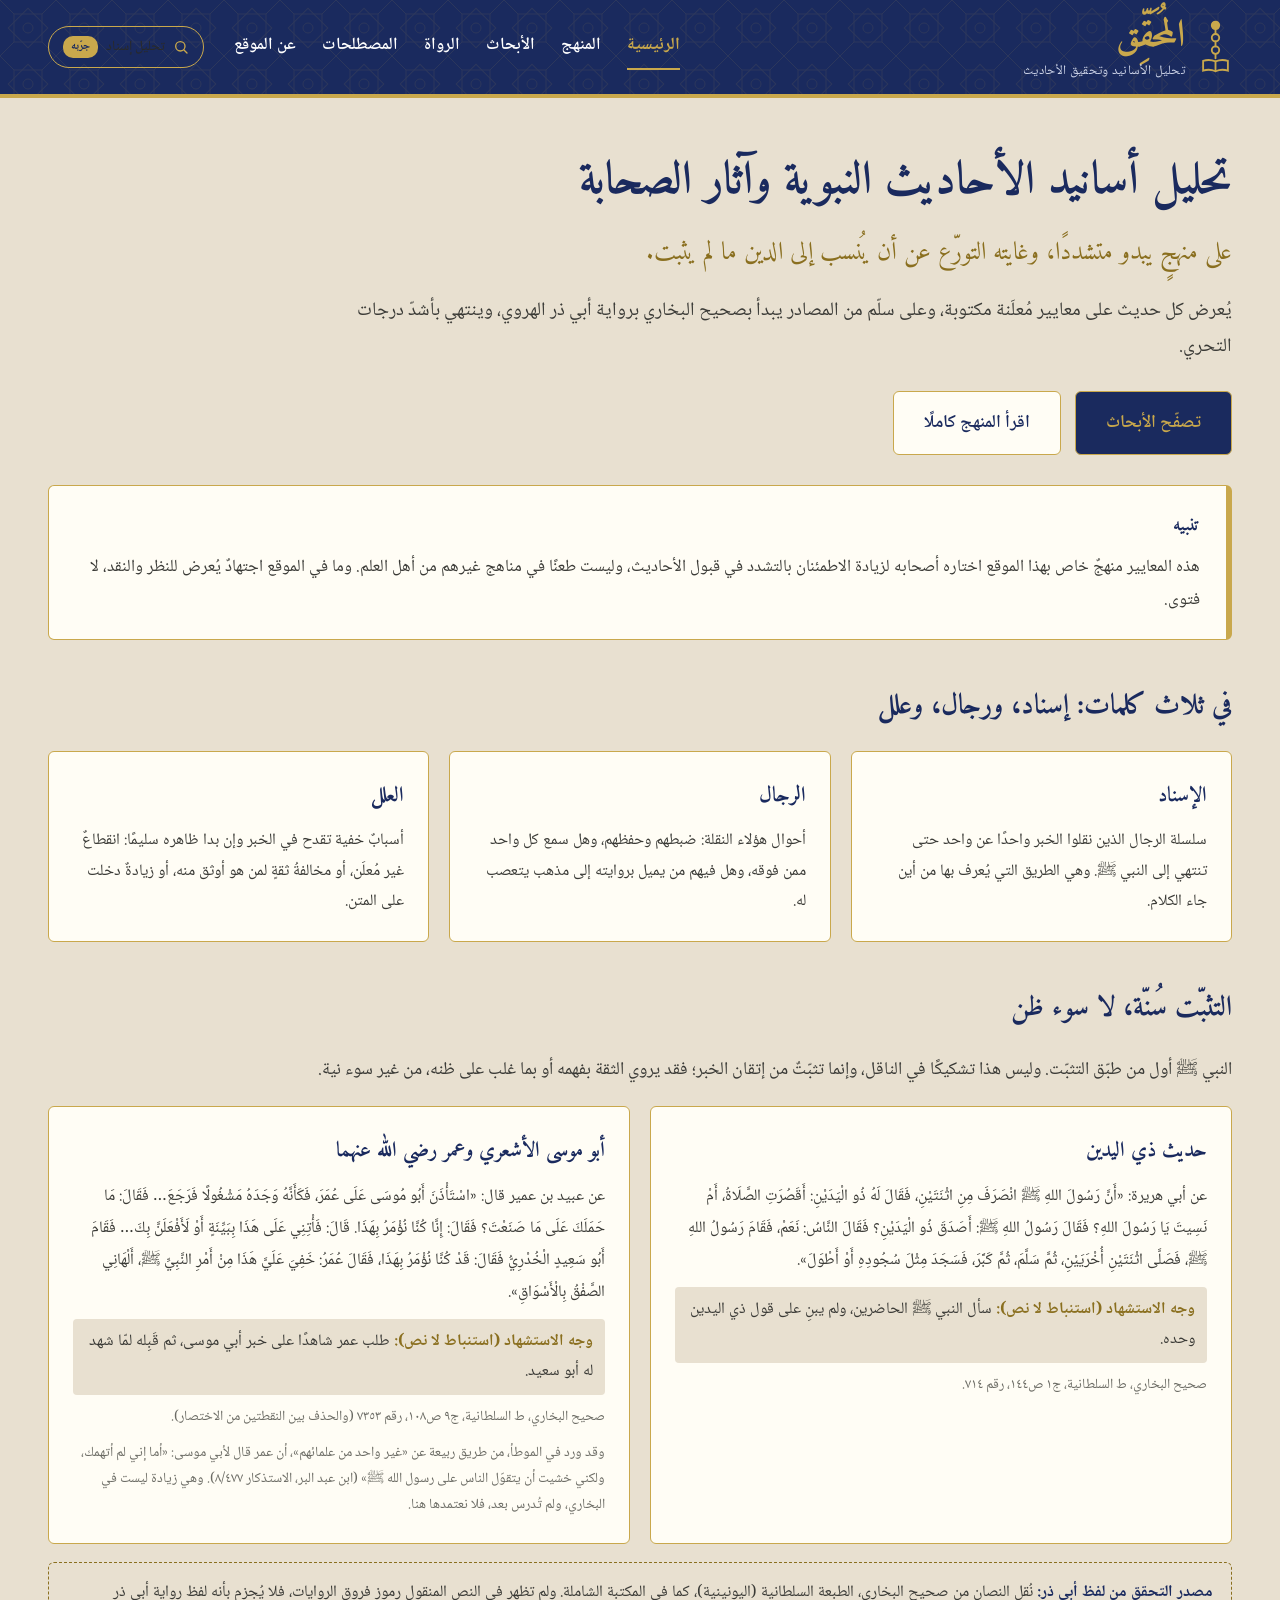
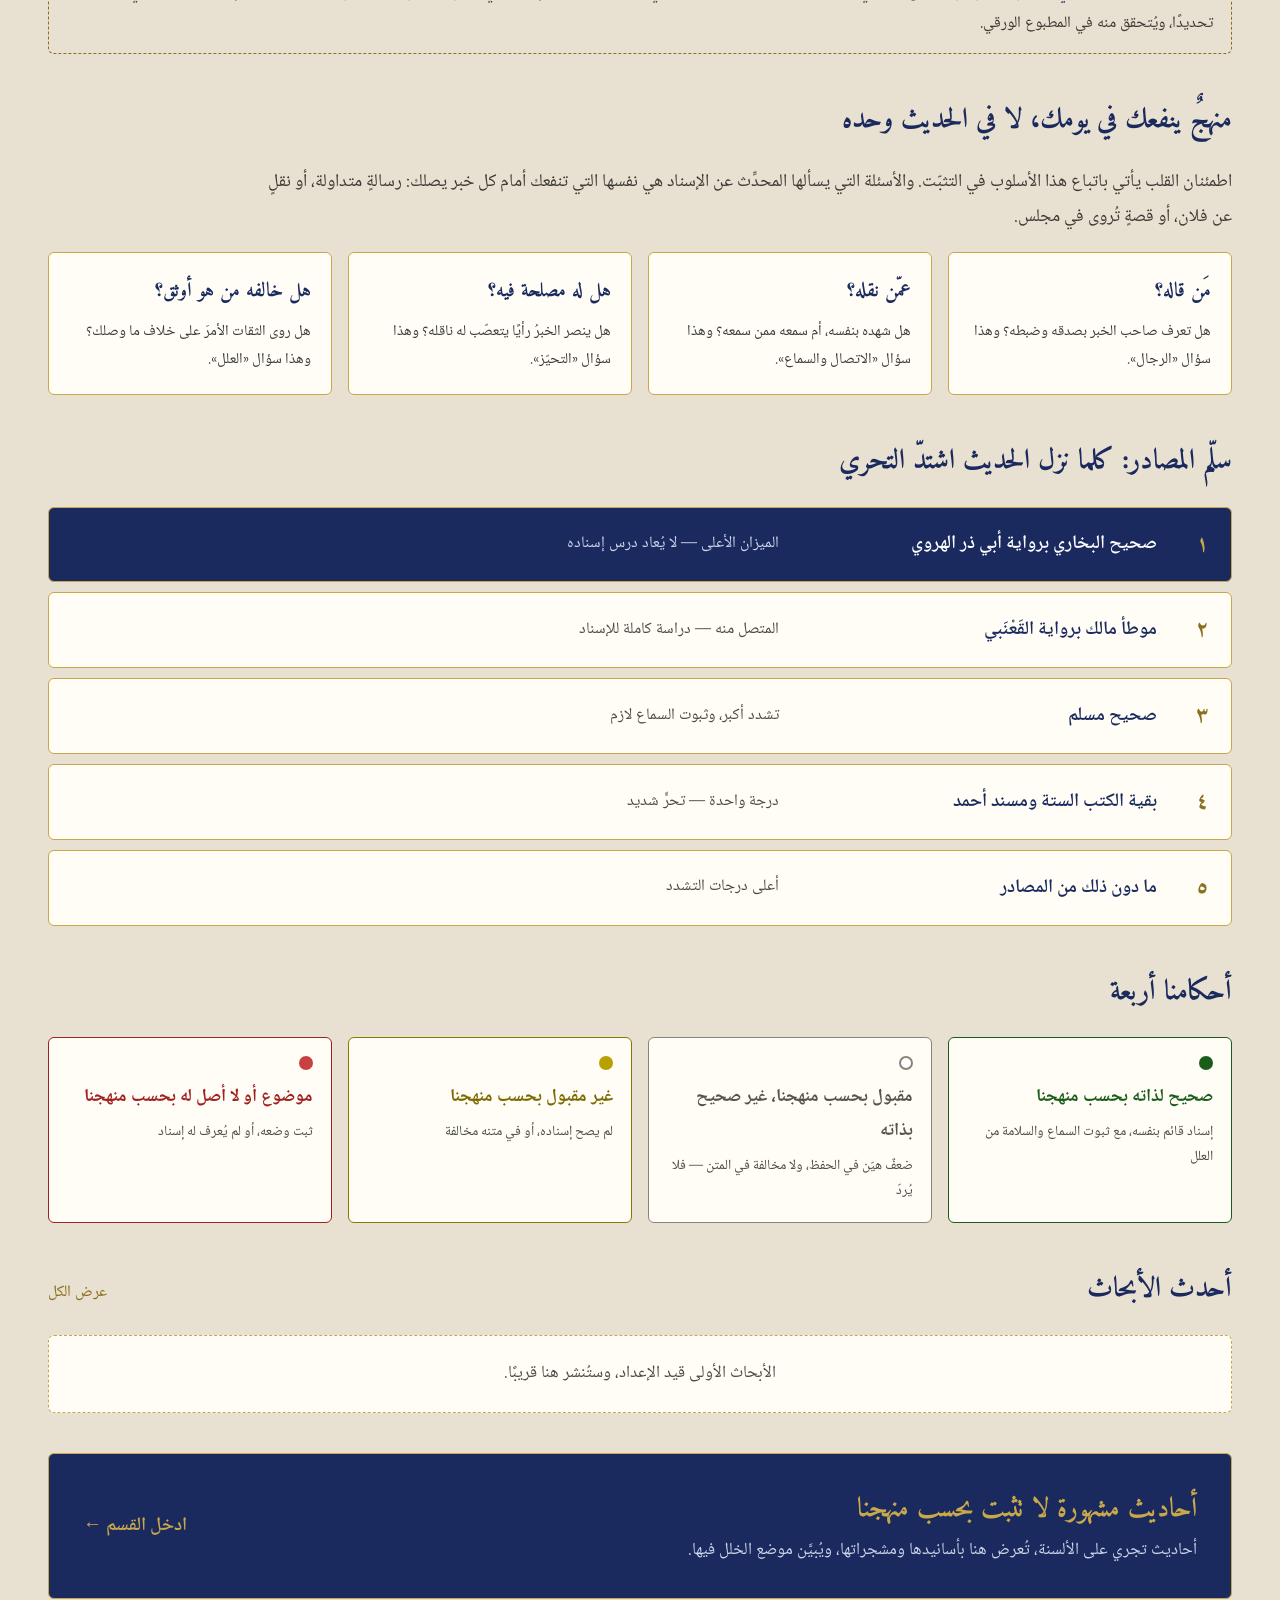
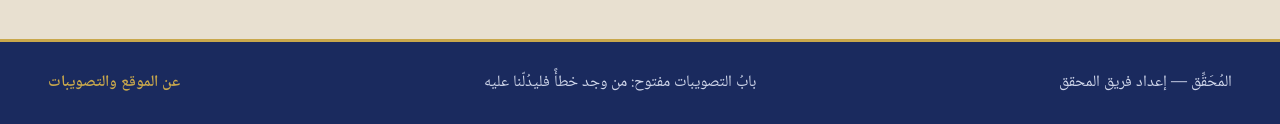
<file: index.html>
<!doctype html>
<html lang="ar" dir="rtl">
<head>
<meta charset="utf-8">
<meta name="viewport" content="width=device-width, initial-scale=1">
<title>المُحَقِّق — الرئيسية</title>
<meta name="description" content="تحليل أسانيد الأحاديث النبوية وآثار الصحابة على معايير مُعلَنة مكتوبة.">
<link rel="preconnect" href="https://fonts.googleapis.com">
<link rel="preconnect" href="https://fonts.gstatic.com" crossorigin>
<link rel="stylesheet" href="https://fonts.googleapis.com/css2?family=Amiri:wght@400;700&family=Noto+Naskh+Arabic:wght@400;500;600;700&display=swap">
<link rel="stylesheet" href="assets/css/site.css">
<link rel="stylesheet" href="assets/css/pages.css">
</head>
<body data-base="" data-active="home">

<main>
  <div class="container">

    <section class="hero">
      <h1>تحليل أسانيد الأحاديث النبوية وآثار الصحابة</h1>
      <p class="lead">على منهجٍ يبدو متشددًا، وغايته التورّع عن أن يُنسب إلى الدين ما لم يثبت.</p>
      <p>يُعرض كل حديث على معايير مُعلَنة مكتوبة، وعلى سلّم من المصادر يبدأ بصحيح البخاري برواية أبي ذر الهروي، وينتهي بأشدّ درجات التحري.</p>
      <div class="hero-actions">
        <a class="btn btn-primary" href="abhath/">تصفّح الأبحاث</a>
        <a class="btn btn-light" href="manhaj/">اقرأ المنهج كاملًا</a>
      </div>
    </section>

    <section class="section" style="padding-top:0">
      <div class="notice">
        <div class="notice-title">تنبيه</div>
        <p>هذه المعايير منهجٌ خاص بهذا الموقع اختاره أصحابه لزيادة الاطمئنان بالتشدد في قبول الأحاديث، وليست طعنًا في مناهج غيرهم من أهل العلم. وما في الموقع اجتهادٌ يُعرض للنظر والنقد، لا فتوى.</p>
      </div>
    </section>

    <section class="section">
      <h2>في ثلاث كلمات: إسناد، ورجال، وعلل</h2>
      <div class="grid grid-3">
        <div class="card">
          <div class="card-title">الإسناد</div>
          <p>سلسلة الرجال الذين نقلوا الخبر واحدًا عن واحد حتى تنتهي إلى النبي ﷺ. وهي الطريق التي يُعرف بها من أين جاء الكلام.</p>
        </div>
        <div class="card">
          <div class="card-title">الرجال</div>
          <p>أحوال هؤلاء النقلة: ضبطهم وحفظهم، وهل سمع كل واحد ممن فوقه، وهل فيهم من يميل بروايته إلى مذهب يتعصب له.</p>
        </div>
        <div class="card">
          <div class="card-title">العلل</div>
          <p>أسبابٌ خفية تقدح في الخبر وإن بدا ظاهره سليمًا: انقطاعٌ غير مُعلَن، أو مخالفةُ ثقةٍ لمن هو أوثق منه، أو زيادةٌ دخلت على المتن.</p>
        </div>
      </div>
    </section>

    <!-- الألفاظ منقولة بنصها من صحيح البخاري (ط السلطانية) في المكتبة الشاملة، مع العزو والتنبيه على ما لم يُتحقق منه (CLAUDE.md 14 و16/2) -->
    <section class="section">
      <h2>التثبّت سُنّة، لا سوء ظن</h2>
      <p>النبي ﷺ أول من طبّق التثبّت. وليس هذا تشكيكًا في الناقل، وإنما تثبّتٌ من إتقان الخبر؛ فقد يروي الثقة بفهمه أو بما غلب على ظنه، من غير سوء نية.</p>
      <div class="grid grid-2">
        <div class="card">
          <div class="card-title">حديث ذي اليدين</div>
          <p class="quote">عن أبي هريرة: «أَنَّ رَسُولَ اللهِ ﷺ انْصَرَفَ مِنِ اثْنَتَيْنِ، فَقَالَ لَهُ ذُو الْيَدَيْنِ: أَقَصُرَتِ الصَّلَاةُ، أَمْ نَسِيتَ يَا رَسُولَ اللهِ؟ فَقَالَ رَسُولُ اللهِ ﷺ: أَصَدَقَ ذُو الْيَدَيْنِ؟ فَقَالَ النَّاسُ: نَعَمْ، فَقَامَ رَسُولُ اللهِ ﷺ، فَصَلَّى اثْنَتَيْنِ أُخْرَيَيْنِ، ثُمَّ سَلَّمَ، ثُمَّ كَبَّرَ، فَسَجَدَ مِثْلَ سُجُودِهِ أَوْ أَطْوَلَ».</p>
          <p class="inference"><strong>وجه الاستشهاد (استنباط لا نص):</strong> سأل النبي ﷺ الحاضرين، ولم يبنِ على قول ذي اليدين وحده.</p>
          <div class="src-line">صحيح البخاري، ط السلطانية، ج١ ص١٤٤، رقم ٧١٤.</div>
        </div>
        <div class="card">
          <div class="card-title">أبو موسى الأشعري وعمر رضي الله عنهما</div>
          <p class="quote">عن عبيد بن عمير قال: «اسْتَأْذَنَ أَبُو مُوسَى عَلَى عُمَرَ، فَكَأَنَّهُ وَجَدَهُ مَشْغُولًا فَرَجَعَ… فَقَالَ: مَا حَمَلَكَ عَلَى مَا صَنَعْتَ؟ فَقَالَ: إِنَّا كُنَّا نُؤْمَرُ بِهَذَا. قَالَ: فَأْتِنِي عَلَى هَذَا بِبَيِّنَةٍ أَوْ لَأَفْعَلَنَّ بِكَ… فَقَامَ أَبُو سَعِيدٍ الْخُدْرِيُّ فَقَالَ: قَدْ كُنَّا نُؤْمَرُ بِهَذَا، فَقَالَ عُمَرُ: خَفِيَ عَلَيَّ هَذَا مِنْ أَمْرِ النَّبِيِّ ﷺ، أَلْهَانِي الصَّفْقُ بِالْأَسْوَاقِ».</p>
          <p class="inference"><strong>وجه الاستشهاد (استنباط لا نص):</strong> طلب عمر شاهدًا على خبر أبي موسى، ثم قَبِله لمّا شهد له أبو سعيد.</p>
          <div class="src-line">صحيح البخاري، ط السلطانية، ج٩ ص١٠٨، رقم ٧٣٥٣ (والحذف بين النقطتين من الاختصار).</div>
          <div class="src-line">وقد ورد في الموطأ، من طريق ربيعة عن «غير واحد من علمائهم»، أن عمر قال لأبي موسى: «أما إني لم أتهمك، ولكني خشيت أن يتقوّل الناس على رسول الله ﷺ» (ابن عبد البر، الاستذكار ٨/٤٧٧). وهي زيادة ليست في البخاري، ولم تُدرس بعد، فلا نعتمدها هنا.</div>
        </div>
      </div>
      <div class="hl dashed"><strong>مصدر التحقق من لفظ أبي ذر:</strong> نُقل النصان من صحيح البخاري، الطبعة السلطانية (اليونينية)، كما في المكتبة الشاملة. ولم تظهر في النص المنقول رموز فروق الروايات، فلا يُجزم بأنه لفظ رواية أبي ذر تحديدًا، ويُتحقق منه في المطبوع الورقي.</div>
    </section>

    <section class="section">
      <h2>منهجٌ ينفعك في يومك، لا في الحديث وحده</h2>
      <p>اطمئنان القلب يأتي باتباع هذا الأسلوب في التثبّت. والأسئلة التي يسألها المحدِّث عن الإسناد هي نفسها التي تنفعك أمام كل خبر يصلك: رسالةٍ متداولة، أو نقلٍ عن فلان، أو قصةٍ تُروى في مجلس.</p>
      <div class="grid grid-4">
        <div class="card small">
          <div class="card-title">مَن قاله؟</div>
          <p>هل تعرف صاحب الخبر بصدقه وضبطه؟ وهذا سؤال «الرجال».</p>
        </div>
        <div class="card small">
          <div class="card-title">عمّن نقله؟</div>
          <p>هل شهده بنفسه، أم سمعه ممن سمعه؟ وهذا سؤال «الاتصال والسماع».</p>
        </div>
        <div class="card small">
          <div class="card-title">هل له مصلحة فيه؟</div>
          <p>هل ينصر الخبرُ رأيًا يتعصّب له ناقله؟ وهذا سؤال «التحيّز».</p>
        </div>
        <div class="card small">
          <div class="card-title">هل خالفه من هو أوثق؟</div>
          <p>هل روى الثقات الأمرَ على خلاف ما وصلك؟ وهذا سؤال «العلل».</p>
        </div>
      </div>
    </section>

    <section class="section">
      <h2>سلّم المصادر: كلما نزل الحديث اشتدّ التحري</h2>
      <div class="ladder">
        <div class="rung top"><span class="num">١</span><span class="name">صحيح البخاري برواية أبي ذر الهروي</span><span class="desc">الميزان الأعلى — لا يُعاد درس إسناده</span></div>
        <div class="rung"><span class="num">٢</span><span class="name">موطأ مالك برواية القَعْنَبي</span><span class="desc">المتصل منه — دراسة كاملة للإسناد</span></div>
        <div class="rung"><span class="num">٣</span><span class="name">صحيح مسلم</span><span class="desc">تشدد أكبر، وثبوت السماع لازم</span></div>
        <div class="rung"><span class="num">٤</span><span class="name">بقية الكتب الستة ومسند أحمد</span><span class="desc">درجة واحدة — تحرٍّ شديد</span></div>
        <div class="rung"><span class="num">٥</span><span class="name">ما دون ذلك من المصادر</span><span class="desc">أعلى درجات التشدد</span></div>
      </div>
    </section>

    <section class="section">
      <h2>أحكامنا أربعة</h2>
      <div class="grid grid-4">
        <div class="verdict green"><div class="dot"></div><div class="v-title">صحيح لذاته بحسب منهجنا</div><div class="v-desc">إسناد قائم بنفسه، مع ثبوت السماع والسلامة من العلل</div></div>
        <div class="verdict white"><div class="dot"></div><div class="v-title">مقبول بحسب منهجنا، غير صحيح بذاته</div><div class="v-desc">ضعفٌ هيّن في الحفظ، ولا مخالفة في المتن — فلا يُردّ</div></div>
        <div class="verdict yellow"><div class="dot"></div><div class="v-title">غير مقبول بحسب منهجنا</div><div class="v-desc">لم يصح إسناده، أو في متنه مخالفة</div></div>
        <div class="verdict red"><div class="dot"></div><div class="v-title">موضوع أو لا أصل له بحسب منهجنا</div><div class="v-desc">ثبت وضعه، أو لم يُعرف له إسناد</div></div>
      </div>
    </section>

    <section class="section">
      <div class="section-head">
        <h2>أحدث الأبحاث</h2>
        <a href="abhath/">عرض الكل</a>
      </div>
      <div class="soon-msg">الأبحاث الأولى قيد الإعداد، وستُنشر هنا قريبًا.</div>
      <div class="grid grid-3 placeholder">
        <a class="research-card yellow" href="abhath/">
          <div class="status"><span class="dot"></span><span class="label">غير مقبول بحسب منهجنا</span><span class="demo-badge">مثال للعرض</span></div>
          <div class="r-title">زيادة «وإن ضُرب ظهرك وأُخذ مالك»</div>
          <div class="r-sub">حديث حذيفة بن اليمان — انفرد به مسلم عن البخاري</div>
        </a>
        <a class="research-card yellow" href="abhath/">
          <div class="status"><span class="dot"></span><span class="label">غير مقبول بحسب منهجنا</span><span class="demo-badge">مثال للعرض</span></div>
          <div class="r-title">حديث بِشْر الغَنَوي</div>
          <div class="r-sub">مداره على مجهول الحال — انفرد به غير أصحاب السنن</div>
        </a>
        <a class="research-card green" href="abhath/">
          <div class="status"><span class="dot"></span><span class="label">صحيح لذاته بحسب منهجنا</span><span class="demo-badge">مثال للعرض</span></div>
          <div class="r-title">«تلزم جماعة المسلمين وإمامهم»</div>
          <div class="r-sub">أصل حديث حذيفة — متفق عليه</div>
        </a>
      </div>
    </section>

    <section class="section" style="padding-bottom:40px">
      <a class="banner" href="abhath/mashhura/">
        <div>
          <div class="b-title">أحاديث مشهورة لا تثبت بحسب منهجنا</div>
          <div class="b-desc">أحاديث تجري على الألسنة، تُعرض هنا بأسانيدها ومشجراتها، ويُبيَّن موضع الخلل فيها.</div>
        </div>
        <span class="b-go">ادخل القسم ←</span>
      </a>
    </section>

  </div>
</main>

<script src="assets/js/site.js"></script>
</body>
</html>
</file>
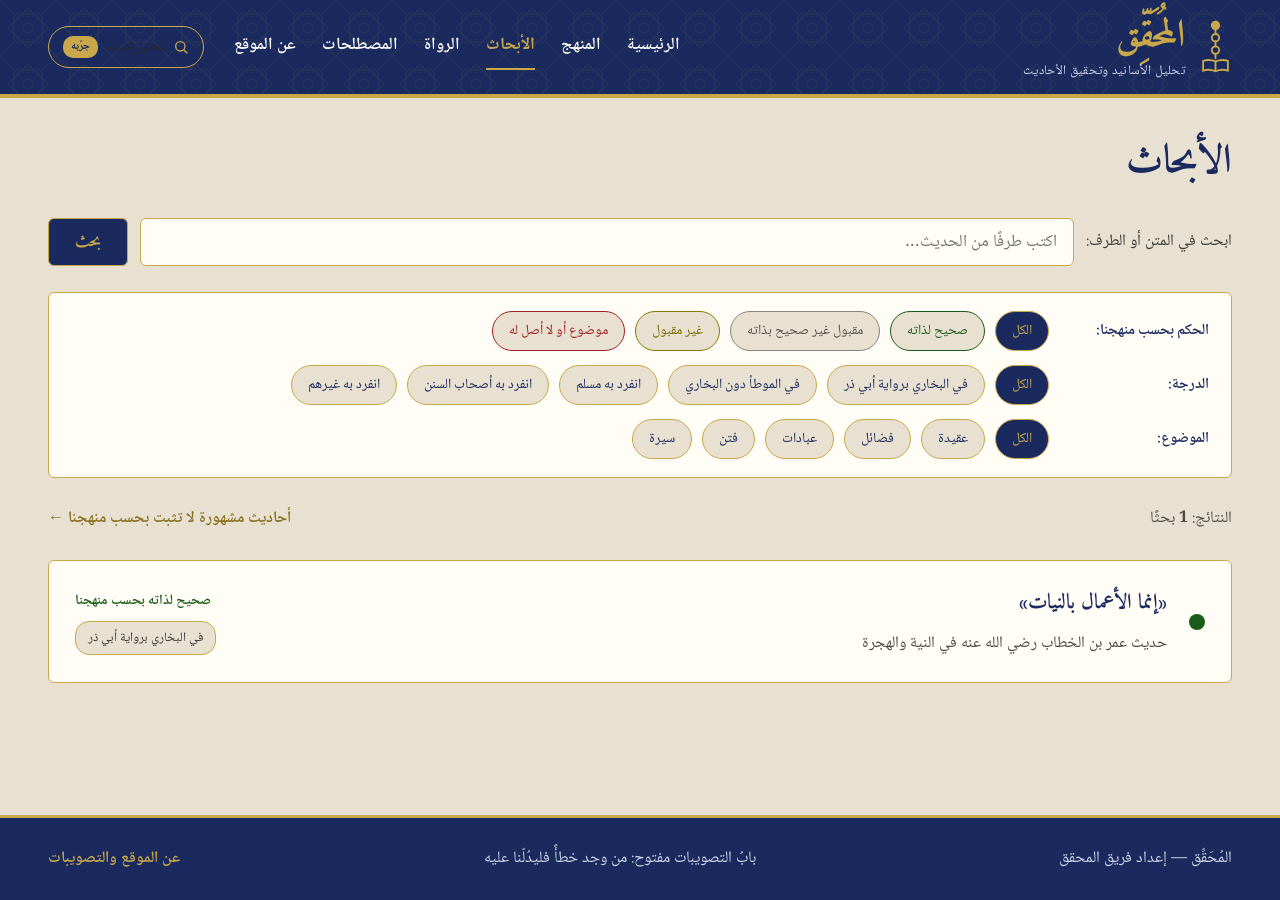
<file: abhath/index.html>
<!doctype html>
<html lang="ar" dir="rtl">
<head>
<meta charset="utf-8">
<meta name="viewport" content="width=device-width, initial-scale=1">
<title>المُحَقِّق — الأبحاث</title>
<meta name="description" content="أبحاث المحقق في أسانيد الأحاديث، مع البحث بالكلمة والتصفية بالحكم والدرجة والموضوع.">
<link rel="preconnect" href="https://fonts.googleapis.com">
<link rel="preconnect" href="https://fonts.gstatic.com" crossorigin>
<link rel="stylesheet" href="https://fonts.googleapis.com/css2?family=Amiri:wght@400;700&family=Noto+Naskh+Arabic:wght@400;500;600;700&display=swap">
<link rel="stylesheet" href="../assets/css/site.css">
<link rel="stylesheet" href="../assets/css/pages.css">
</head>
<body data-base="../" data-active="abhath">

<main>
<div class="container page" data-filter-scope>

  <h1>الأبحاث</h1>

  <form class="searchbar" role="search" onsubmit="return false">
    <label for="q">ابحث في المتن أو الطرف:</label>
    <input id="q" type="search" data-search placeholder="اكتب طرفًا من الحديث…" autocomplete="off">
    <button type="submit" class="btn-solid">بحث</button>
  </form>

  <div class="filterbox">
    <div class="filter-row" data-filter-group="verdict">
      <span class="filter-label">الحكم بحسب منهجنا:</span>
      <button type="button" class="chip on" data-value="" aria-pressed="true">الكل</button>
      <button type="button" class="chip c-green" data-value="green">صحيح لذاته</button>
      <button type="button" class="chip c-grey" data-value="white">مقبول غير صحيح بذاته</button>
      <button type="button" class="chip c-yellow" data-value="yellow">غير مقبول</button>
      <button type="button" class="chip c-red" data-value="red">موضوع أو لا أصل له</button>
    </div>
    <div class="filter-row" data-filter-group="tier">
      <span class="filter-label">الدرجة:</span>
      <button type="button" class="chip on" data-value="" aria-pressed="true">الكل</button>
      <button type="button" class="chip" data-value="bukhari">في البخاري برواية أبي ذر</button>
      <button type="button" class="chip" data-value="muwatta">في الموطأ دون البخاري</button>
      <button type="button" class="chip" data-value="muslim">انفرد به مسلم</button>
      <button type="button" class="chip" data-value="sunan">انفرد به أصحاب السنن</button>
      <button type="button" class="chip" data-value="other">انفرد به غيرهم</button>
    </div>
    <div class="filter-row" data-filter-group="topic">
      <span class="filter-label">الموضوع:</span>
      <button type="button" class="chip on" data-value="" aria-pressed="true">الكل</button>
      <button type="button" class="chip" data-value="aqida">عقيدة</button>
      <button type="button" class="chip" data-value="fadail">فضائل</button>
      <button type="button" class="chip" data-value="ibadat">عبادات</button>
      <button type="button" class="chip" data-value="fitan">فتن</button>
      <button type="button" class="chip" data-value="sira">سيرة</button>
    </div>
  </div>

  <div class="result-bar">
    <span>النتائج: <b data-count>3</b> بحثًا</span>
    <a href="mashhura/">أحاديث مشهورة لا تثبت بحسب منهجنا ←</a>
  </div>

  <div class="list">
    <!-- لإضافة بحث جديد: انسخ بطاقة كاملة، وغيّر data-verdict (green/white/yellow/red) و data-tier و data-topic والرابط والنص -->

    <a class="row-card v-green" href="innama-al-amal/" data-item data-verdict="green" data-tier="bukhari" data-topic="">
      <span class="dot"></span>
      <div class="r-main">
        <div class="r-title">«إنما الأعمال بالنيات»</div>
        <div class="r-sub">حديث عمر بن الخطاب رضي الله عنه في النية والهجرة</div>
      </div>
      <div class="r-side"><span class="r-verdict">صحيح لذاته بحسب منهجنا</span><span class="tier">في البخاري برواية أبي ذر</span></div>
    </a>

    <a class="row-card v-yellow placeholder" href="misal/" data-item data-verdict="yellow" data-tier="muslim" data-topic="fitan">
      <span class="dot"></span>
      <div class="r-main">
        <div class="r-title">زيادة «وإن ضُرب ظهرك وأُخذ مالك» <span class="demo-badge">مثال للعرض</span></div>
        <div class="r-sub">من حديث حذيفة بن اليمان في لزوم الجماعة</div>
      </div>
      <div class="r-side"><span class="r-verdict">غير مقبول بحسب منهجنا</span><span class="tier">انفرد به مسلم</span></div>
    </a>

    <a class="row-card v-green placeholder" href="misal/" data-item data-verdict="green" data-tier="bukhari" data-topic="fitan">
      <span class="dot"></span>
      <div class="r-main">
        <div class="r-title">«تلزم جماعة المسلمين وإمامهم» <span class="demo-badge">مثال للعرض</span></div>
        <div class="r-sub">أصل حديث حذيفة في الفتن</div>
      </div>
      <div class="r-side"><span class="r-verdict">صحيح لذاته بحسب منهجنا</span><span class="tier">في البخاري برواية أبي ذر</span></div>
    </a>

    <a class="row-card v-yellow placeholder" href="misal/" data-item data-verdict="yellow" data-tier="other" data-topic="">
      <span class="dot"></span>
      <div class="r-main">
        <div class="r-title">حديث بِشْر الغَنَوي <span class="demo-badge">مثال للعرض</span></div>
        <div class="r-sub">مداره على عُبَيد بن بِشر — مجهول الحال</div>
      </div>
      <div class="r-side"><span class="r-verdict">غير مقبول بحسب منهجنا</span><span class="tier">انفرد به غيرهم</span></div>
    </a>
  </div>

  <div class="soon-msg" data-soon hidden>الأبحاث الأولى قيد الإعداد، وستُنشر هنا قريبًا.</div>
  <div class="empty-msg" data-empty hidden>لا توجد أبحاث مطابقة. جرّب تخفيف التصفية أو تغيير كلمة البحث.</div>

</div>
</main>

<script src="../assets/js/site.js"></script>
</body>
</html>
</file>
<file: about/index.html>
<!doctype html>
<html lang="ar" dir="rtl">
<head>
<meta charset="utf-8">
<meta name="viewport" content="width=device-width, initial-scale=1">
<title>المُحَقِّق — عن الموقع</title>
<meta name="description" content="غاية المحقق، وحدود عمله، وطريق التواصل معنا وتصويب ما نخطئ فيه.">
<link rel="preconnect" href="https://fonts.googleapis.com">
<link rel="preconnect" href="https://fonts.gstatic.com" crossorigin>
<link rel="stylesheet" href="https://fonts.googleapis.com/css2?family=Amiri:wght@400;700&family=Noto+Naskh+Arabic:wght@400;500;600;700&display=swap">
<link rel="stylesheet" href="../assets/css/site.css">
<link rel="stylesheet" href="../assets/css/pages.css">
</head>
<body data-base="../" data-active="about" id="top">

<main>
<div class="container page" style="gap:22px">

  <div>
    <h1 style="font-size:38px">عن الموقع</h1>
    <p class="intro" style="margin-top:6px">غاية «المُحَقِّق»، وحدود عمله، وطريق التواصل معنا وتصويب ما نخطئ فيه.</p>
  </div>

  <nav class="subnav" style="position:static;border:1px solid var(--gold);border-radius:6px" aria-label="أقسام الصفحة">
    <div class="container" style="padding-inline:16px">
      <a class="pill on" href="#a1">الغاية</a>
      <a class="pill" href="#a2">تنبيه لازم</a>
      <a class="pill" href="#a3">حدود العمل</a>
      <a class="pill" href="#a4">التواصل والتصويبات</a>
      <a class="pill" href="#a5">سجل التصويبات</a>
      <a class="to-top" href="#top">↑ إلى الأعلى</a>
    </div>
  </nav>

  <section class="about-box" id="a1">
    <h2>الغاية</h2>
    <p>«المُحَقِّق» موقعٌ يعرض أبحاثًا في دراسة أسانيد الأحاديث المرفوعة وآثار الصحابة: يخرّج الحديث من مصادره، ويرسم مشجرة أسانيده، ويدرس رجاله واتصاله وعلله، ثم يحكم عليه بحسب منهج معلَن مكتوب في <a href="../manhaj/" style="color:var(--gold-dark);font-weight:600">صفحة المنهج</a>.</p>
    <p>والغاية أن يطمئن القارئ إلى ما ينسبه إلى النبي ﷺ، بأن يرى الطريق الذي وصل به الخبر، لا الحكم وحده. والعمل كله منسوب إلى <strong>فريق المحقق</strong>.</p>
  </section>

  <section class="about-box dark" id="a2">
    <h2>تنبيه لازم</h2>
    <p>هذه المعايير منهجٌ خاص بالموقع اختاره أصحابه لزيادة الاطمئنان بالتشدد في قبول الأحاديث، وليست طعنًا في مناهج غيرهم من أهل العلم.</p>
    <p style="color:#e6eaf5">وما في الموقع اجتهادٌ يُعرض للنظر والنقد، لا فتوى. وكل حكم فيه — على الراوي أو الإسناد أو الحديث — مقيَّدٌ بعبارة «بحسب منهجنا».</p>
  </section>

  <section class="about-box" id="a3">
    <h2>حدود العمل</h2>
    <ul>
      <li><strong>النطاق:</strong> الأحاديث المرفوعة وآثار الصحابة فقط.</li>
      <li><strong>ما ليس من عملنا:</strong> الأخبار والوقائع والادعاءات التاريخية؛ فمحلها موقع <a href="https://kuffo-alsinatakum.github.io/" style="color:var(--gold-dark);font-weight:600" rel="noopener">«كفوا ألسنتكم عنهم»</a>.</li>
      <li><strong>طبيعة المرحلة الحالية:</strong> نشر أبحاث مكتملة الدراسة. وأداة تحليل الإسناد التي يُدخل فيها الزائر إسنادًا قادمة لاحقًا، وتُربط بتطبيق «الإسناد».</li>
      <li><strong>ما لا يُنشر:</strong> لا يُنشر شيء بلا تخريج، ولا يوضع في «الثابت» طريقٌ لم يُدرس، ويُفصل دائمًا بين ما يقوله النص وما يُستنبط منه.</li>
    </ul>
  </section>

  <section class="about-box" id="a4">
    <h2>التواصل والتصويبات</h2>
    <p>بابُ التصويبات مفتوح دائمًا. من وجد خطأً في تخريج أو نقل أو حكم فليدُلّنا عليه، ويُنشر التصويب إذا ثبت الخطأ، مع بيان موضعه وتاريخه.</p>
    <!-- لا يُنشر عنوان بريد في الموقع: الرسائل تصل عبر نموذج Formspree إلى بريد صاحب المشروع.
         لتفعيل النموذج: استبدل REPLACE_ME في action بمعرّف النموذج من Formspree،
         ثم احذف كلمة placeholder من وسم form، واحذف سطر soon-msg أعلاه. -->
    <form class="form" data-contact-form action="https://formspree.io/f/mvkglaqv" method="post">
      <h3>نموذج ملاحظة أو تصويب</h3>
      <!-- حقل فخّ للروبوتات: يتركه الزائر الحقيقي فارغًا -->
      <input type="text" name="_gotcha" tabindex="-1" autocomplete="off" style="position:absolute;left:-9999px;width:1px;height:1px;opacity:0" aria-hidden="true">
      <input type="hidden" name="_subject" value="ملاحظة جديدة من موقع المحقق">
      <div class="f-grid">
        <div class="f-field"><label for="f1">البحث المعني (عنوانه أو رابطه)</label><input id="f1" name="research" type="text"></div>
        <div class="f-field"><label for="f2">موضع الملاحظة</label>
          <select id="f2" name="place">
            <option>التخريج</option><option>المشجرة</option><option>الرواة</option><option>الاتصال وثبوت السماع</option><option>العلل</option><option>أقوال الأئمة</option><option>الحكم النهائي</option><option>غير ذلك</option>
          </select>
        </div>
      </div>
      <div class="f-field"><label for="f3">الملاحظة</label><textarea id="f3" name="note" rows="5"></textarea></div>
      <div class="f-field"><label for="f4">المصدر الذي تستند إليه (الكتاب، الجزء والصفحة)</label><input id="f4" name="source" type="text"></div>
      <div class="f-grid">
        <div class="f-field"><label for="f5">الاسم (اختياري)</label><input id="f5" name="name" type="text"></div>
        <div class="f-field"><label for="f6">البريد للرد (اختياري)</label><input id="f6" name="email" type="email"></div>
      </div>
      <div class="f-actions">
        <button type="submit" class="btn-solid">إرسال الملاحظة</button>
        <span class="f-hint">ذكرُ المصدر بالجزء والصفحة يعجّل النظر في الملاحظة.</span>
      </div>
      <div class="f-status" data-form-status role="status" aria-live="polite"></div>
    </form>
  </section>

  <section class="about-box" id="a5">
    <h2>سجل التصويبات</h2>
    <p>كل تصويب منشور يُثبَت هنا بتاريخه وموضعه، ويُشار إليه في صفحة البحث نفسها.</p>
    <div class="log-table">
      <div class="log-row head"><span>التاريخ</span><span>البحث</span><span>موضع التعديل</span><span>ما الذي عُدِّل</span></div>
      <div class="log-row"><span colspan="4" style="grid-column:1 / -1;color:var(--note)">لا تصويبات منشورة بعد.</span></div>
    </div>
  </section>

</div>
</main>

<script src="../assets/js/site.js"></script>
</body>
</html>
</file>
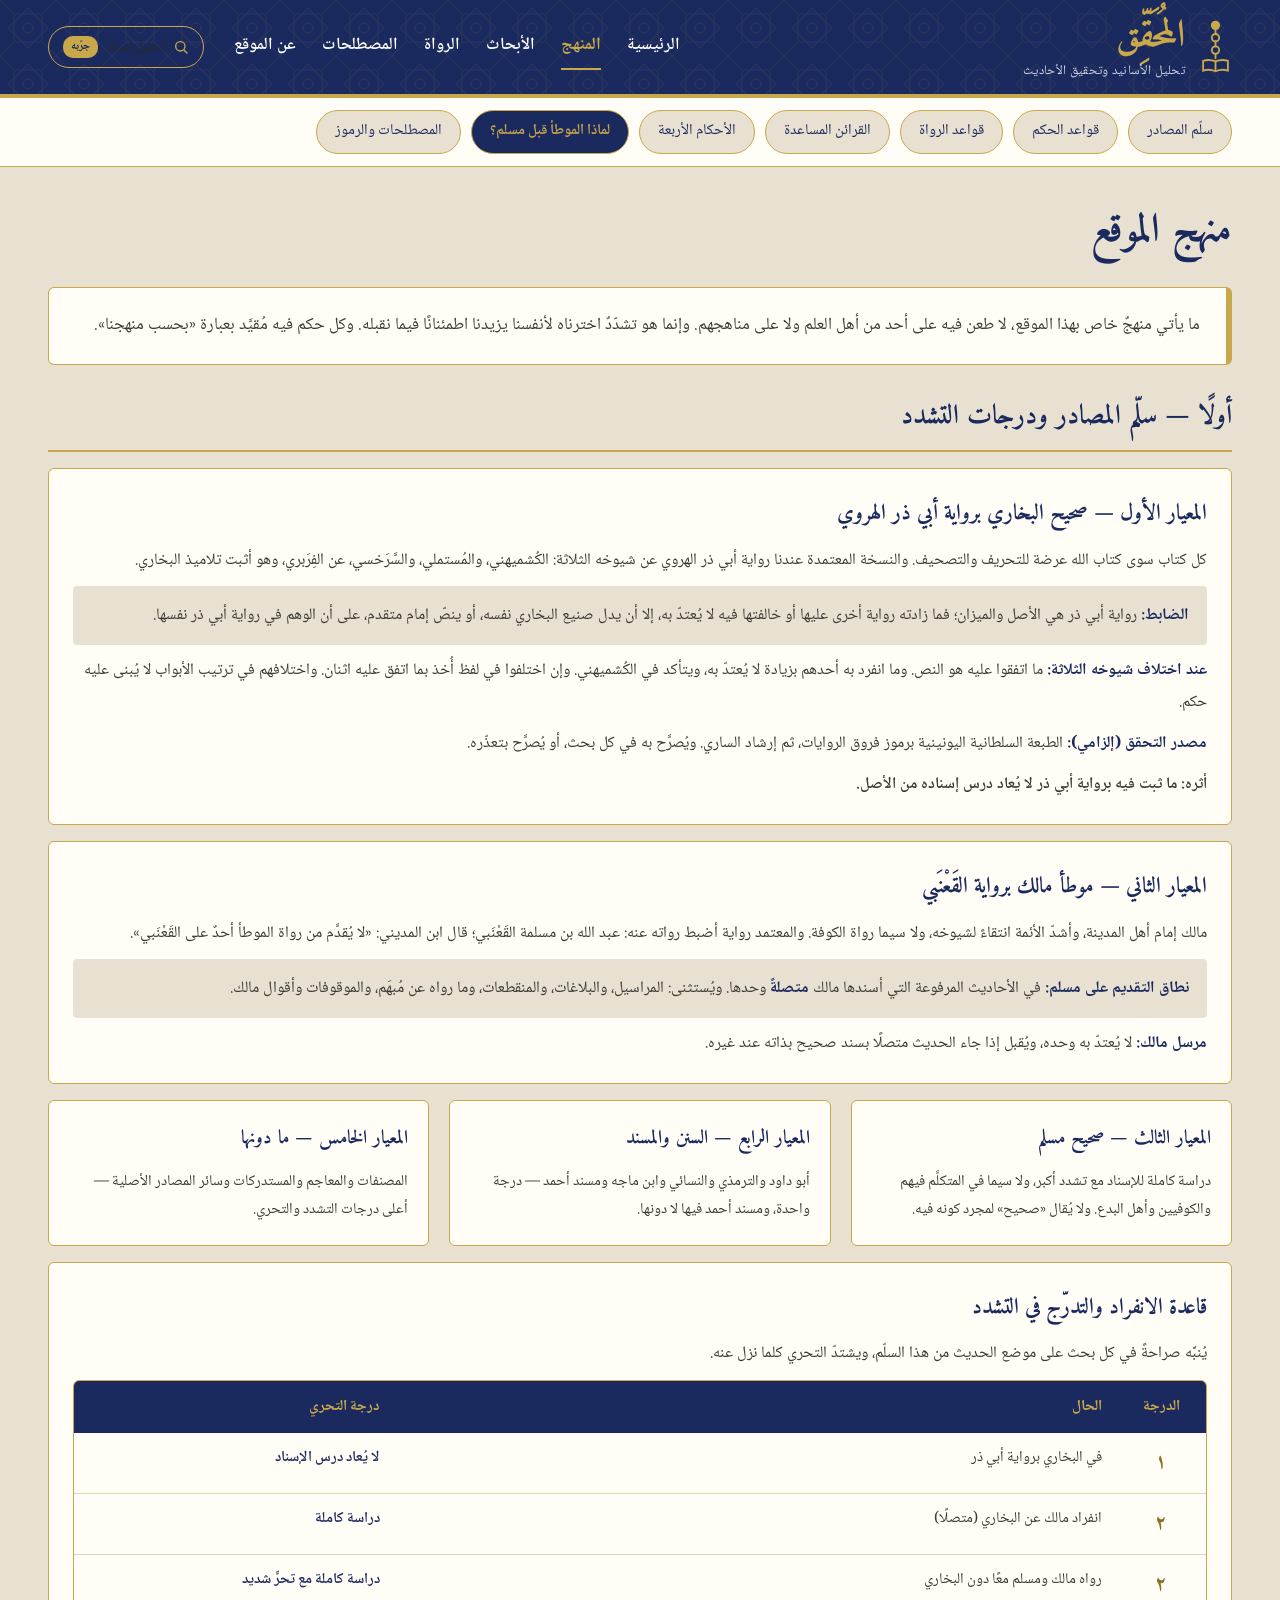
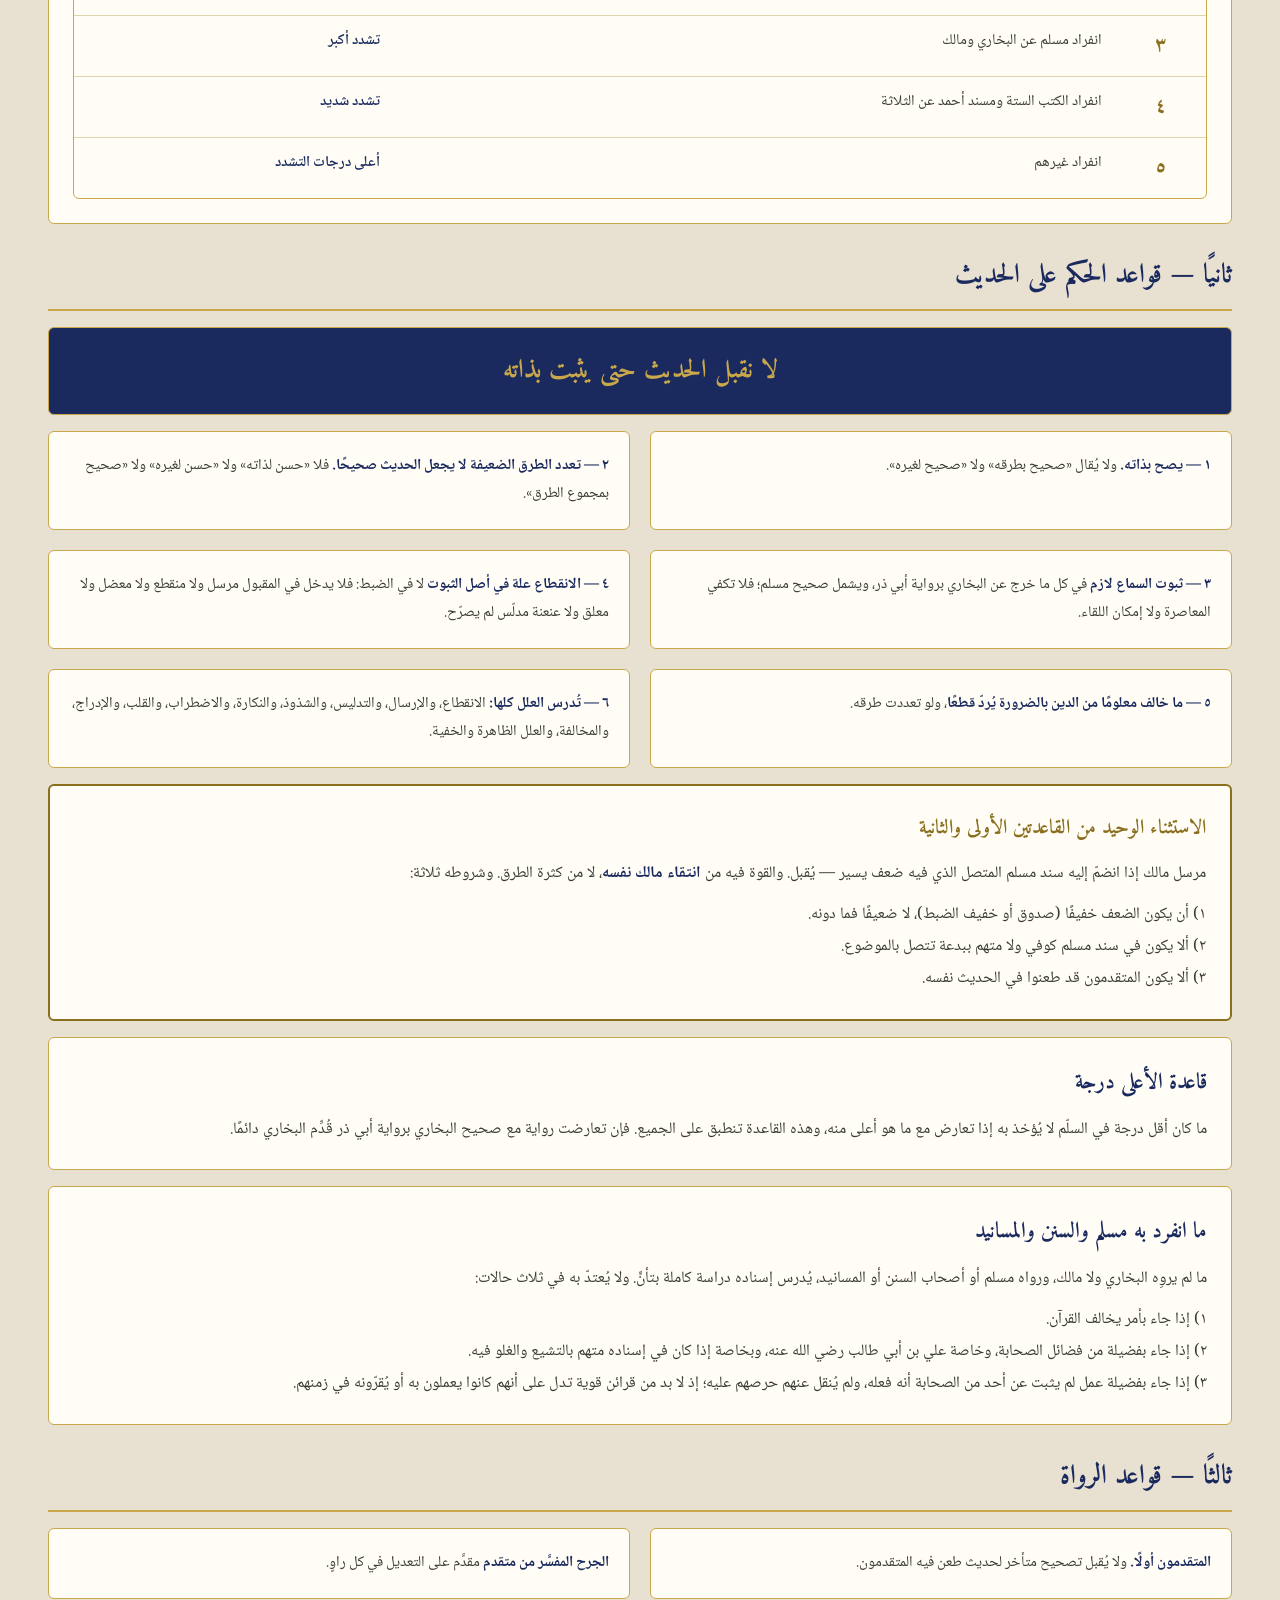
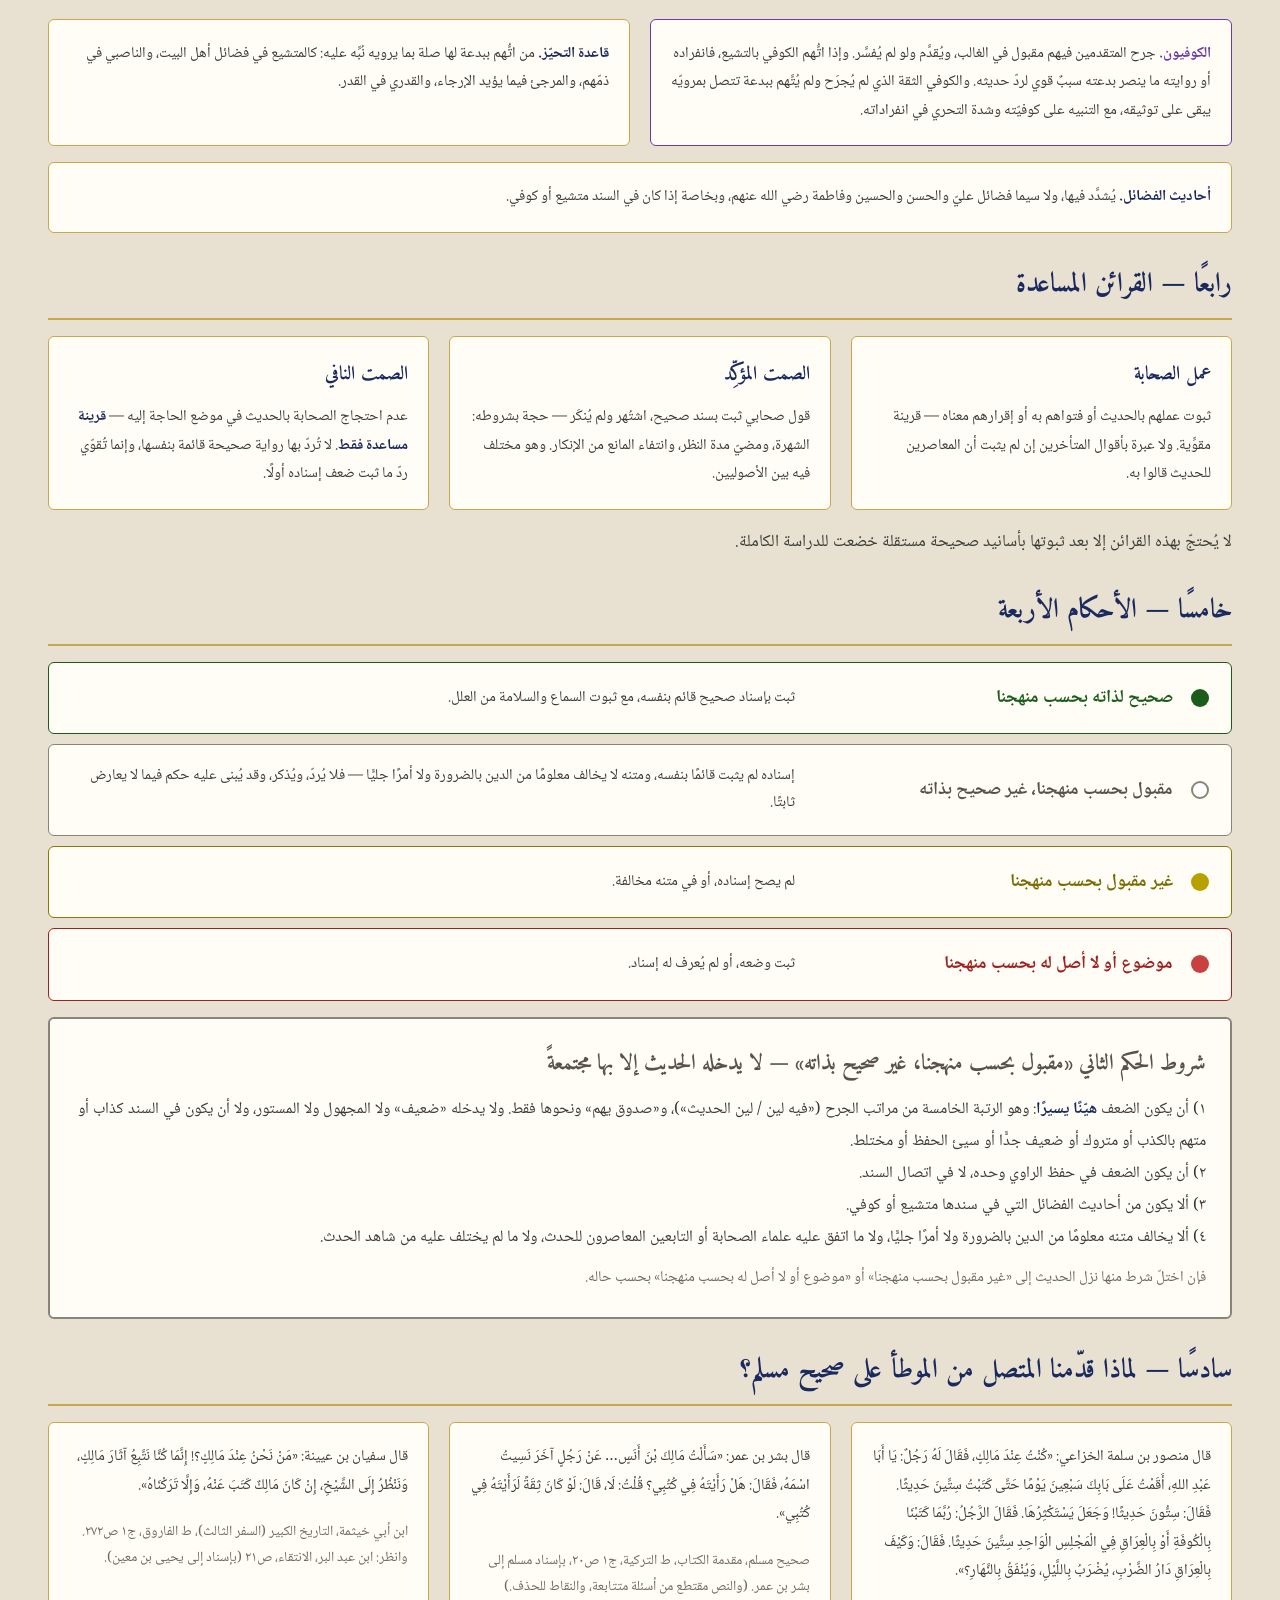
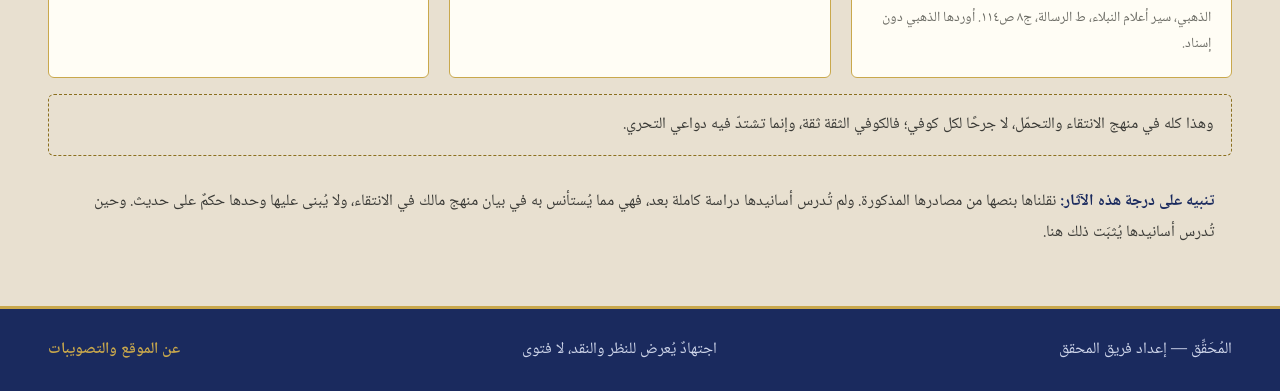
<file: manhaj/index.html>
<!doctype html>
<html lang="ar" dir="rtl">
<head>
<meta charset="utf-8">
<meta name="viewport" content="width=device-width, initial-scale=1">
<title>المُحَقِّق — المنهج</title>
<meta name="description" content="منهج موقع المحقق: سلّم المصادر، وقواعد الحكم على الحديث، وقواعد الرواة، والقرائن المساعدة، والأحكام الأربعة.">
<link rel="preconnect" href="https://fonts.googleapis.com">
<link rel="preconnect" href="https://fonts.gstatic.com" crossorigin>
<link rel="stylesheet" href="https://fonts.googleapis.com/css2?family=Amiri:wght@400;700&family=Noto+Naskh+Arabic:wght@400;500;600;700&display=swap">
<link rel="stylesheet" href="../assets/css/site.css">
<link rel="stylesheet" href="../assets/css/pages.css">
</head>
<body data-base="../" data-active="manhaj" data-footer="اجتهادٌ يُعرض للنظر والنقد، لا فتوى">

<nav class="subnav" aria-label="أقسام المنهج">
  <div class="container">
    <a class="pill on" href="#m1">سلّم المصادر</a>
    <a class="pill" href="#m2">قواعد الحكم</a>
    <a class="pill" href="#m3">قواعد الرواة</a>
    <a class="pill" href="#m4">القرائن المساعدة</a>
    <a class="pill" href="#m5">الأحكام الأربعة</a>
    <a class="pill" href="#m6">لماذا الموطأ قبل مسلم؟</a>
    <a class="pill" href="../mustalahat/">المصطلحات والرموز</a>
  </div>
</nav>

<main>
<div class="container page">

  <h1>منهج الموقع</h1>

  <div class="notice">
    <p>ما يأتي منهجٌ خاص بهذا الموقع، لا طعن فيه على أحد من أهل العلم ولا على مناهجهم. وإنما هو تشدّدٌ اخترناه لأنفسنا يزيدنا اطمئنانًا فيما نقبله. وكل حكم فيه مُقيَّد بعبارة «بحسب منهجنا».</p>
  </div>

  <!-- ===== أولًا: سلّم المصادر ===== -->
  <section class="sec" id="m1">
    <h2>أولًا — سلّم المصادر ودرجات التشدد</h2>

    <div class="box">
      <div class="b-title">المعيار الأول — صحيح البخاري برواية أبي ذر الهروي</div>
      <p>كل كتاب سوى كتاب الله عرضة للتحريف والتصحيف. والنسخة المعتمدة عندنا رواية أبي ذر الهروي عن شيوخه الثلاثة: الكُشميهني، والمُستملي، والسَّرَخسي، عن الفِرَبري، وهو أثبت تلاميذ البخاري.</p>
      <div class="hl"><strong>الضابط:</strong> رواية أبي ذر هي الأصل والميزان؛ فما زادته رواية أخرى عليها أو خالفتها فيه لا يُعتدّ به، إلا أن يدل صنيع البخاري نفسه، أو ينصّ إمام متقدم، على أن الوهم في رواية أبي ذر نفسها.</div>
      <p><strong>عند اختلاف شيوخه الثلاثة:</strong> ما اتفقوا عليه هو النص. وما انفرد به أحدهم بزيادة لا يُعتدّ به، ويتأكد في الكُشميهني. وإن اختلفوا في لفظ أُخذ بما اتفق عليه اثنان. واختلافهم في ترتيب الأبواب لا يُبنى عليه حكم.</p>
      <p><strong>مصدر التحقق (إلزامي):</strong> الطبعة السلطانية اليونينية برموز فروق الروايات، ثم إرشاد الساري. ويُصرَّح به في كل بحث، أو يُصرَّح بتعذّره.</p>
      <p class="good">أثره: ما ثبت فيه برواية أبي ذر لا يُعاد درس إسناده من الأصل.</p>
    </div>

    <div class="box">
      <div class="b-title">المعيار الثاني — موطأ مالك برواية القَعْنَبي</div>
      <p>مالك إمام أهل المدينة، وأشدّ الأئمة انتقاءً لشيوخه، ولا سيما رواة الكوفة. والمعتمد رواية أضبط رواته عنه: عبد الله بن مسلمة القَعْنَبي؛ قال ابن المديني: «لا يُقدَّم من رواة الموطأ أحدٌ على القَعْنَبي».</p>
      <div class="hl"><strong>نطاق التقديم على مسلم:</strong> في الأحاديث المرفوعة التي أسندها مالك <strong>متصلةً</strong> وحدها. ويُستثنى: المراسيل، والبلاغات، والمنقطعات، وما رواه عن مُبهَم، والموقوفات وأقوال مالك.</div>
      <p><strong>مرسل مالك:</strong> لا يُعتدّ به وحده، ويُقبل إذا جاء الحديث متصلًا بسند صحيح بذاته عند غيره.</p>
    </div>

    <div class="grid grid-3">
      <div class="box small">
        <div class="b-title">المعيار الثالث — صحيح مسلم</div>
        <p>دراسة كاملة للإسناد مع تشدد أكبر، ولا سيما في المتكلَّم فيهم والكوفيين وأهل البدع. ولا يُقال «صحيح» لمجرد كونه فيه.</p>
      </div>
      <div class="box small">
        <div class="b-title">المعيار الرابع — السنن والمسند</div>
        <p>أبو داود والترمذي والنسائي وابن ماجه ومسند أحمد — درجة واحدة، ومسند أحمد فيها لا دونها.</p>
      </div>
      <div class="box small">
        <div class="b-title">المعيار الخامس — ما دونها</div>
        <p>المصنفات والمعاجم والمستدركات وسائر المصادر الأصلية — أعلى درجات التشدد والتحري.</p>
      </div>
    </div>

    <div class="box">
      <div class="b-title">قاعدة الانفراد والتدرّج في التشدد</div>
      <p>يُنبَّه صراحةً في كل بحث على موضع الحديث من هذا السلّم، ويشتدّ التحري كلما نزل عنه.</p>
      <div class="table-wrap">
        <table class="tbl">
          <thead><tr><th style="width:90px;text-align:center">الدرجة</th><th>الحال</th><th style="width:320px">درجة التحري</th></tr></thead>
          <tbody>
            <tr><td class="idx">١</td><td>في البخاري برواية أبي ذر</td><td class="strong">لا يُعاد درس الإسناد</td></tr>
            <tr><td class="idx">٢</td><td>انفراد مالك عن البخاري (متصلًا)</td><td class="strong">دراسة كاملة</td></tr>
            <tr><td class="idx">٢</td><td>رواه مالك ومسلم معًا دون البخاري</td><td class="strong">دراسة كاملة مع تحرٍّ شديد</td></tr>
            <tr><td class="idx">٣</td><td>انفراد مسلم عن البخاري ومالك</td><td class="strong">تشدد أكبر</td></tr>
            <tr><td class="idx">٤</td><td>انفراد الكتب الستة ومسند أحمد عن الثلاثة</td><td class="strong">تشدد شديد</td></tr>
            <tr><td class="idx">٥</td><td>انفراد غيرهم</td><td class="strong">أعلى درجات التشدد</td></tr>
          </tbody>
        </table>
      </div>
    </div>
  </section>

  <!-- ===== ثانيًا: قواعد الحكم على الحديث ===== -->
  <section class="sec" id="m2">
    <h2>ثانيًا — قواعد الحكم على الحديث</h2>
    <div class="banner-navy">لا نقبل الحديث حتى يثبت بذاته</div>
    <div class="grid grid-2">
      <div class="box small"><p><strong>١ — يصح بذاته.</strong> ولا يُقال «صحيح بطرقه» ولا «صحيح لغيره».</p></div>
      <div class="box small"><p><strong>٢ — تعدد الطرق الضعيفة لا يجعل الحديث صحيحًا.</strong> فلا «حسن لذاته» ولا «حسن لغيره» ولا «صحيح بمجموع الطرق».</p></div>
      <div class="box small"><p><strong>٣ — ثبوت السماع لازم</strong> في كل ما خرج عن البخاري برواية أبي ذر، ويشمل صحيح مسلم؛ فلا تكفي المعاصرة ولا إمكان اللقاء.</p></div>
      <div class="box small"><p><strong>٤ — الانقطاع علة في أصل الثبوت</strong> لا في الضبط: فلا يدخل في المقبول مرسل ولا منقطع ولا معضل ولا معلق ولا عنعنة مدلّس لم يصرّح.</p></div>
      <div class="box small"><p><strong>٥ — ما خالف معلومًا من الدين بالضرورة يُردّ قطعًا</strong>، ولو تعددت طرقه.</p></div>
      <div class="box small"><p><strong>٦ — تُدرس العلل كلها:</strong> الانقطاع، والإرسال، والتدليس، والشذوذ، والنكارة، والاضطراب، والقلب، والإدراج، والمخالفة، والعلل الظاهرة والخفية.</p></div>
    </div>
    <div class="box gold-border">
      <div class="b-title" style="color:var(--gold-dark);font-size:20px">الاستثناء الوحيد من القاعدتين الأولى والثانية</div>
      <p>مرسل مالك إذا انضمّ إليه سند مسلم المتصل الذي فيه ضعف يسير — يُقبل. والقوة فيه من <strong>انتقاء مالك نفسه</strong>، لا من كثرة الطرق. وشروطه ثلاثة:</p>
      <div class="rule-text">١) أن يكون الضعف خفيفًا (صدوق أو خفيف الضبط)، لا ضعيفًا فما دونه.<br>٢) ألا يكون في سند مسلم كوفي ولا متهم ببدعة تتصل بالموضوع.<br>٣) ألا يكون المتقدمون قد طعنوا في الحديث نفسه.</div>
    </div>

    <div class="box">
      <div class="b-title">قاعدة الأعلى درجة</div>
      <p>ما كان أقل درجة في السلّم لا يُؤخذ به إذا تعارض مع ما هو أعلى منه، وهذه القاعدة تنطبق على الجميع. فإن تعارضت رواية مع صحيح البخاري برواية أبي ذر قُدِّم البخاري دائمًا.</p>
    </div>

    <div class="box">
      <div class="b-title">ما انفرد به مسلم والسنن والمسانيد</div>
      <p>ما لم يروِه البخاري ولا مالك، ورواه مسلم أو أصحاب السنن أو المسانيد، يُدرس إسناده دراسة كاملة بتأنٍّ. ولا يُعتدّ به في ثلاث حالات:</p>
      <div class="rule-text">١) إذا جاء بأمر يخالف القرآن.<br>٢) إذا جاء بفضيلة من فضائل الصحابة، وخاصة علي بن أبي طالب رضي الله عنه، وبخاصة إذا كان في إسناده متهم بالتشيع والغلو فيه.<br>٣) إذا جاء بفضيلة عمل لم يثبت عن أحد من الصحابة أنه فعله، ولم يُنقل عنهم حرصهم عليه؛ إذ لا بد من قرائن قوية تدل على أنهم كانوا يعملون به أو يُقرّونه في زمنهم.</div>
    </div>
  </section>

  <!-- ===== ثالثًا: قواعد الرواة ===== -->
  <section class="sec" id="m3">
    <h2>ثالثًا — قواعد الرواة</h2>
    <div class="grid grid-2">
      <div class="box small"><p><strong>المتقدمون أولًا.</strong> ولا يُقبل تصحيح متأخر لحديث طعن فيه المتقدمون.</p></div>
      <div class="box small"><p><strong>الجرح المفسَّر من متقدم</strong> مقدَّم على التعديل في كل راوٍ.</p></div>
      <div class="box small kufi"><p><strong style="color:#6a3aaa">الكوفيون.</strong> جرح المتقدمين فيهم مقبول في الغالب، ويُقدَّم ولو لم يُفسَّر. وإذا اتُّهم الكوفي بالتشيع، فانفراده أو روايته ما ينصر بدعته سببٌ قوي لردّ حديثه. والكوفي الثقة الذي لم يُجرَح ولم يُتَّهم ببدعة تتصل بمرويّه يبقى على توثيقه، مع التنبيه على كوفيّته وشدة التحري في انفراداته.</p></div>
      <div class="box small"><p><strong>قاعدة التحيّز.</strong> من اتُّهم ببدعة لها صلة بما يرويه نُبِّه عليه: كالمتشيع في فضائل أهل البيت، والناصبي في ذمّهم، والمرجئ فيما يؤيد الإرجاء، والقدري في القدر.</p></div>
    </div>
    <div class="box small"><p><strong>أحاديث الفضائل.</strong> يُشدَّد فيها، ولا سيما فضائل عليّ والحسن والحسين وفاطمة رضي الله عنهم، وبخاصة إذا كان في السند متشيع أو كوفي.</p></div>
  </section>

  <!-- ===== رابعًا: القرائن المساعدة ===== -->
  <section class="sec" id="m4">
    <h2>رابعًا — القرائن المساعدة</h2>
    <div class="grid grid-3">
      <div class="box small">
        <div class="b-title">عمل الصحابة</div>
        <p>ثبوت عملهم بالحديث أو فتواهم به أو إقرارهم معناه — قرينة مقوِّية. ولا عبرة بأقوال المتأخرين إن لم يثبت أن المعاصرين للحديث قالوا به.</p>
      </div>
      <div class="box small">
        <div class="b-title">الصمت المؤكِّد</div>
        <p>قول صحابي ثبت بسند صحيح، اشتُهر ولم يُنكَر — حجة بشروطه: الشهرة، ومضيّ مدة النظر، وانتفاء المانع من الإنكار. وهو مختلف فيه بين الأصوليين.</p>
      </div>
      <div class="box small">
        <div class="b-title">الصمت النافي</div>
        <p>عدم احتجاج الصحابة بالحديث في موضع الحاجة إليه — <strong>قرينة مساعدة فقط</strong>. لا تُردّ بها رواية صحيحة قائمة بنفسها، وإنما تُقوّي ردّ ما ثبت ضعف إسناده أولًا.</p>
      </div>
    </div>
    <p class="small-note">لا يُحتجّ بهذه القرائن إلا بعد ثبوتها بأسانيد صحيحة مستقلة خضعت للدراسة الكاملة.</p>
  </section>

  <!-- ===== خامسًا: الأحكام الأربعة ===== -->
  <section class="sec" id="m5">
    <h2>خامسًا — الأحكام الأربعة</h2>
    <div style="display:flex;flex-direction:column;gap:10px">
      <div class="verdict-row green"><span class="dot"></span><span class="v-name">صحيح لذاته بحسب منهجنا</span><span class="v-desc">ثبت بإسناد صحيح قائم بنفسه، مع ثبوت السماع والسلامة من العلل.</span></div>
      <div class="verdict-row white"><span class="dot"></span><span class="v-name">مقبول بحسب منهجنا، غير صحيح بذاته</span><span class="v-desc">إسناده لم يثبت قائمًا بنفسه، ومتنه لا يخالف معلومًا من الدين بالضرورة ولا أمرًا جليًّا — فلا يُردّ، ويُذكر، وقد يُبنى عليه حكم فيما لا يعارض ثابتًا.</span></div>
      <div class="verdict-row yellow"><span class="dot"></span><span class="v-name">غير مقبول بحسب منهجنا</span><span class="v-desc">لم يصح إسناده، أو في متنه مخالفة.</span></div>
      <div class="verdict-row red"><span class="dot"></span><span class="v-name">موضوع أو لا أصل له بحسب منهجنا</span><span class="v-desc">ثبت وضعه، أو لم يُعرف له إسناد.</span></div>
    </div>

    <div class="box grey">
      <div class="b-title">شروط الحكم الثاني «مقبول بحسب منهجنا، غير صحيح بذاته» — لا يدخله الحديث إلا بها مجتمعةً</div>
      <div class="rule-text">١) أن يكون الضعف <strong>هيّنًا يسيرًا</strong>: وهو الرتبة الخامسة من مراتب الجرح («فيه لين / لين الحديث»)، و«صدوق يهم» ونحوها فقط. ولا يدخله «ضعيف» ولا المجهول ولا المستور، ولا أن يكون في السند كذاب أو متهم بالكذب أو متروك أو ضعيف جدًّا أو سيئ الحفظ أو مختلط.<br>٢) أن يكون الضعف في حفظ الراوي وحده، لا في اتصال السند.<br>٣) ألا يكون من أحاديث الفضائل التي في سندها متشيع أو كوفي.<br>٤) ألا يخالف متنه معلومًا من الدين بالضرورة ولا أمرًا جليًّا، ولا ما اتفق عليه علماء الصحابة أو التابعين المعاصرون للحدث، ولا ما لم يختلف عليه من شاهد الحدث.</div>
      <div class="small-note">فإن اختلّ شرط منها نزل الحديث إلى «غير مقبول بحسب منهجنا» أو «موضوع أو لا أصل له بحسب منهجنا» بحسب حاله.</div>
    </div>

    <!-- فرع السير والمغازي: أُلغي بقرار صاحب المشروع (29 سبتمبر 2026)؛ مخفي مؤقتًا ويُحذف نهائيًّا عند إعادة كتابة المنهج. -->
    <div class="box grey dashed placeholder">
      <div class="b-title">فرعٌ منه في السير والمغازي: «مقبول في السير بمجموع طرقه بحسب منهجنا، غير صحيح بذاته»</div>
      <div class="rule-text"><strong>النطاق:</strong> ما كان مسندًا إلى النبي ﷺ، أو إلى صحابي يحكي واقعة شهدها أو أدركها. وما كان عمّن بعد الصحابة، أو فيه ادعاء أو تهمة لشخص معيّن، أو لا إسناد له — فمحلّه موقع «كفوا ألسنتكم عنهم».</div>
      <div class="rule-text">١) ألا يُبنى عليه حكم في عقيدة ولا فقه ولا فضائل أعمال.<br>٢) ألا يكون في مواضع الخلاف والفتن، ولا فيه تمجيدٌ لشخص أو ذمٌّ له فيما وقع فيه الخلاف — كفضائل علي رضي الله عنه وما شجر بين الصحابة. ويسري هذا على الطرق كلها، متصلةً ومرسلةً.<br>٣) ألا يكون فيه انتصار لبدعة، ولا في طرقه متهم ببدعة يدعمها المتن.<br>٤) ألا يكون في طرقه كذاب، ولا متهم بالكذب، ولا متروك.<br>٥) أن تكون الطرق مستقلة المخارج، لا يرجع بعضها إلى بعض.<br>٦) ألا يخالف ثابتًا.</div>
      <div class="small-note"><strong>المراسيل:</strong> يُعدّ مرسل كبار التابعين المعروفين بالمغازي طريقًا مساعدًا، بشرط طريق متصل واحد على الأقل مختلفِ المخرج. ولا يُعدّ مرسل من بعدهم، ولا يقوم الحكم على مراسيل مجتمعة وحدها.</div>
    </div>
  </section>

  <!-- ===== سادسًا: لماذا الموطأ قبل مسلم ===== -->
  <!-- خُرِّجت الآثار الثلاثة من مصادرها وأُظهرت مع التنبيه على أن أسانيدها لم تُدرس بعد (CLAUDE.md 16/1: النشر استئناسًا). -->
  <section class="sec" id="m6">
    <h2>سادسًا — لماذا قدّمنا المتصل من الموطأ على صحيح مسلم؟</h2>
    <div class="grid grid-3">
      <div class="box small">
        <p class="quote">قال منصور بن سلمة الخزاعي: «كُنْتُ عِنْدَ مَالِكٍ، فَقَالَ لَهُ رَجُلٌ: يَا أَبَا عَبْدِ اللهِ، أَقَمْتُ عَلَى بَابِكَ سَبْعِينَ يَوْمًا حَتَّى كَتَبْتُ سِتِّينَ حَدِيثًا. فَقَالَ: سِتُّونَ حَدِيثًا! وَجَعَلَ يَسْتَكْثِرُهَا. فَقَالَ الرَّجُلُ: رُبَّمَا كَتَبْنَا بِالْكُوفَةِ أَوْ بِالْعِرَاقِ فِي الْمَجْلِسِ الْوَاحِدِ سِتِّينَ حَدِيثًا. فَقَالَ: وَكَيْفَ بِالْعِرَاقِ دَارُ الضَّرْبِ، يُضْرَبُ بِاللَّيْلِ، وَيُنْفَقُ بِالنَّهَارِ؟».</p>
        <div class="src-line">الذهبي، سير أعلام النبلاء، ط الرسالة، ج٨ ص١١٤. أوردها الذهبي دون إسناد.</div>
      </div>
      <div class="box small">
        <p class="quote">قال بشر بن عمر: «سَأَلْتُ مَالِكَ بْنَ أَنَسٍ… عَنْ رَجُلٍ آخَرَ نَسِيتُ اسْمَهُ، فَقَالَ: هَلْ رَأَيْتَهُ فِي كُتُبِي؟ قُلْتُ: لَا، قَالَ: لَوْ كَانَ ثِقَةً لَرَأَيْتَهُ فِي كُتُبِي».</p>
        <div class="src-line">صحيح مسلم، مقدمة الكتاب، ط التركية، ج١ ص٢٠، بإسناد مسلم إلى بشر بن عمر. (والنص مقتطع من أسئلة متتابعة، والنقاط للحذف.)</div>
      </div>
      <div class="box small">
        <p class="quote">قال سفيان بن عيينة: «مَنْ نَحْنُ عِنْدَ مَالِكٍ؟! إِنَّمَا كُنَّا نَتَّبِعُ آثَارَ مَالِكٍ، وَنَنْظُرُ إِلَى الشَّيْخِ، إِنْ كَانَ مَالِكٌ كَتَبَ عَنْهُ، وَإِلَّا تَرَكْنَاهُ».</p>
        <div class="src-line">ابن أبي خيثمة، التاريخ الكبير (السفر الثالث)، ط الفاروق، ج١ ص٢٧٢. وانظر: ابن عبد البر، الانتقاء، ص٢١ (بإسناد إلى يحيى بن معين).</div>
      </div>
    </div>
    <div class="hl dashed">وهذا كله في منهج الانتقاء والتحمّل، لا جرحًا لكل كوفي؛ فالكوفي الثقة ثقة، وإنما تشتدّ فيه دواعي التحري.</div>
    <div class="hl"><strong>تنبيه على درجة هذه الآثار:</strong> نقلناها بنصها من مصادرها المذكورة. ولم تُدرس أسانيدها دراسة كاملة بعد، فهي مما يُستأنس به في بيان منهج مالك في الانتقاء، ولا يُبنى عليها وحدها حكمٌ على حديث. وحين تُدرس أسانيدها يُثبَت ذلك هنا.</div>
  </section>

</div>
</main>

<script src="../assets/js/site.js"></script>
</body>
</html>
</file>
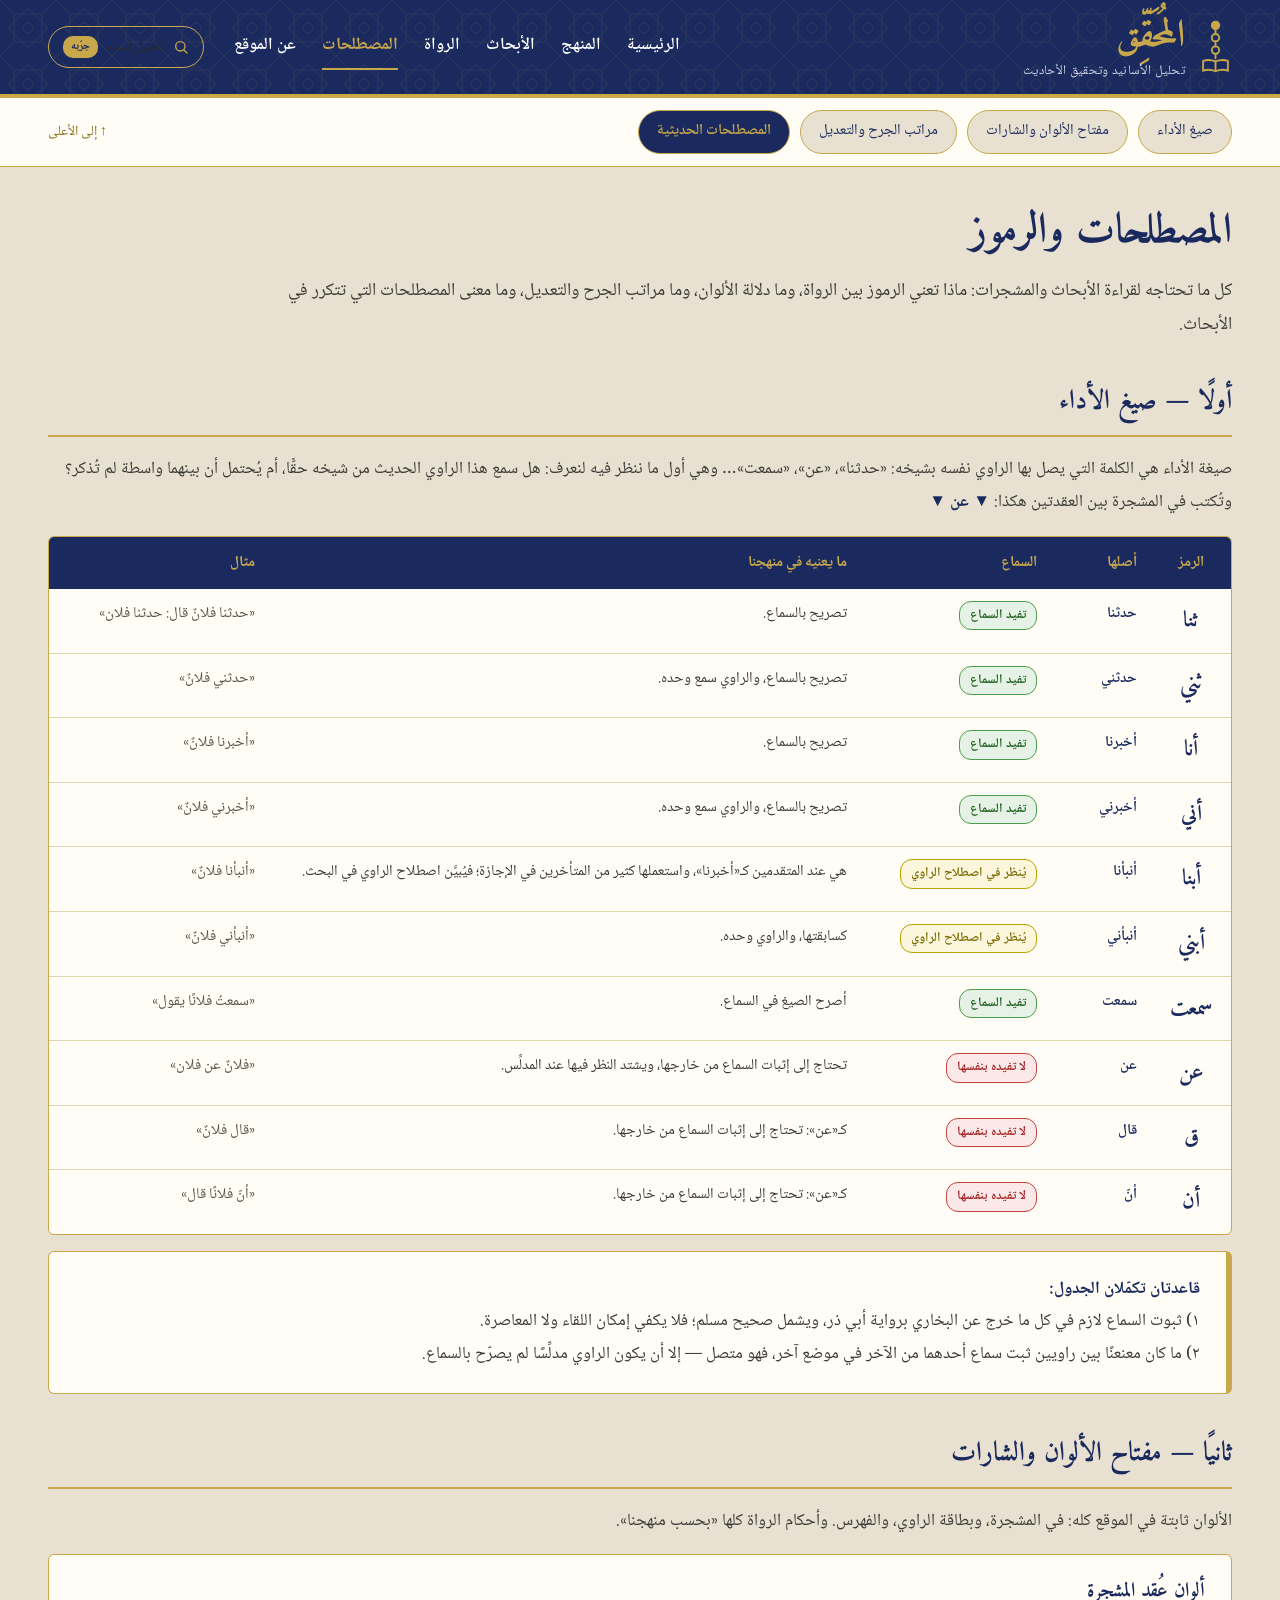
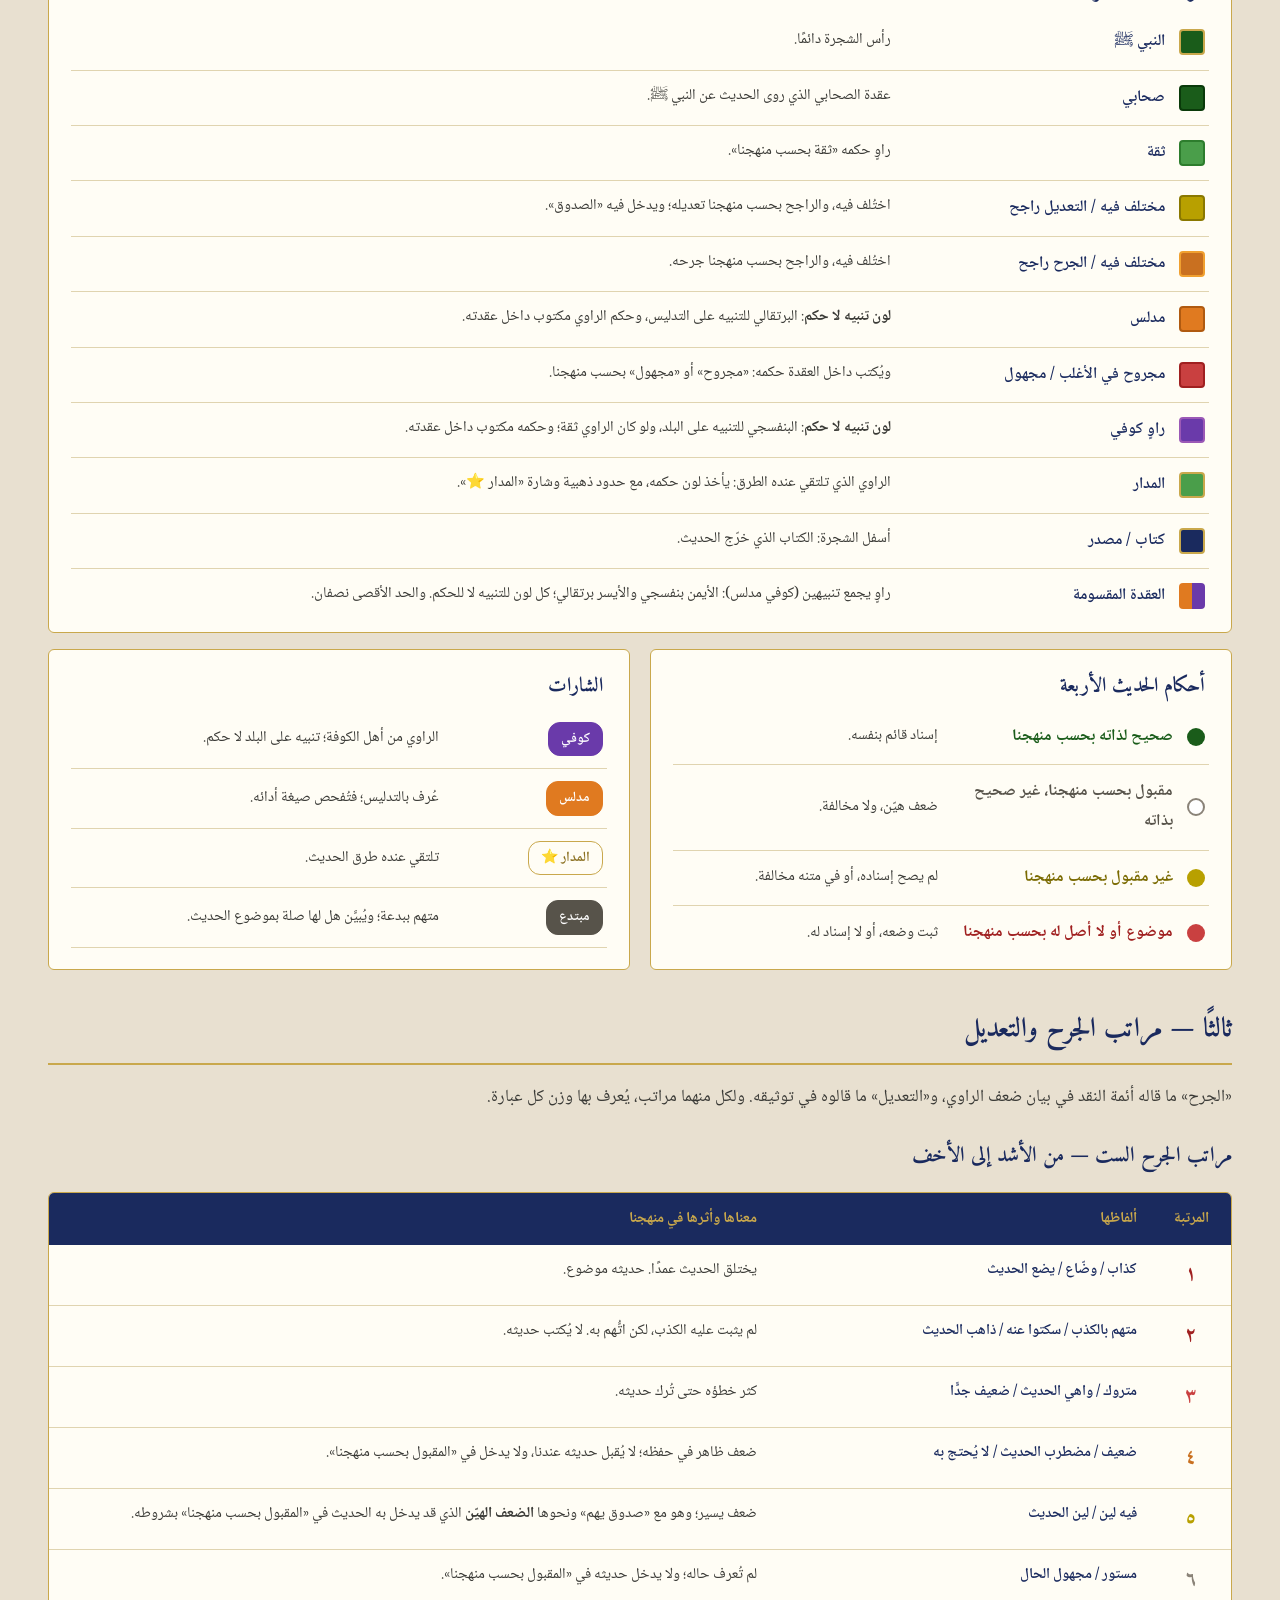
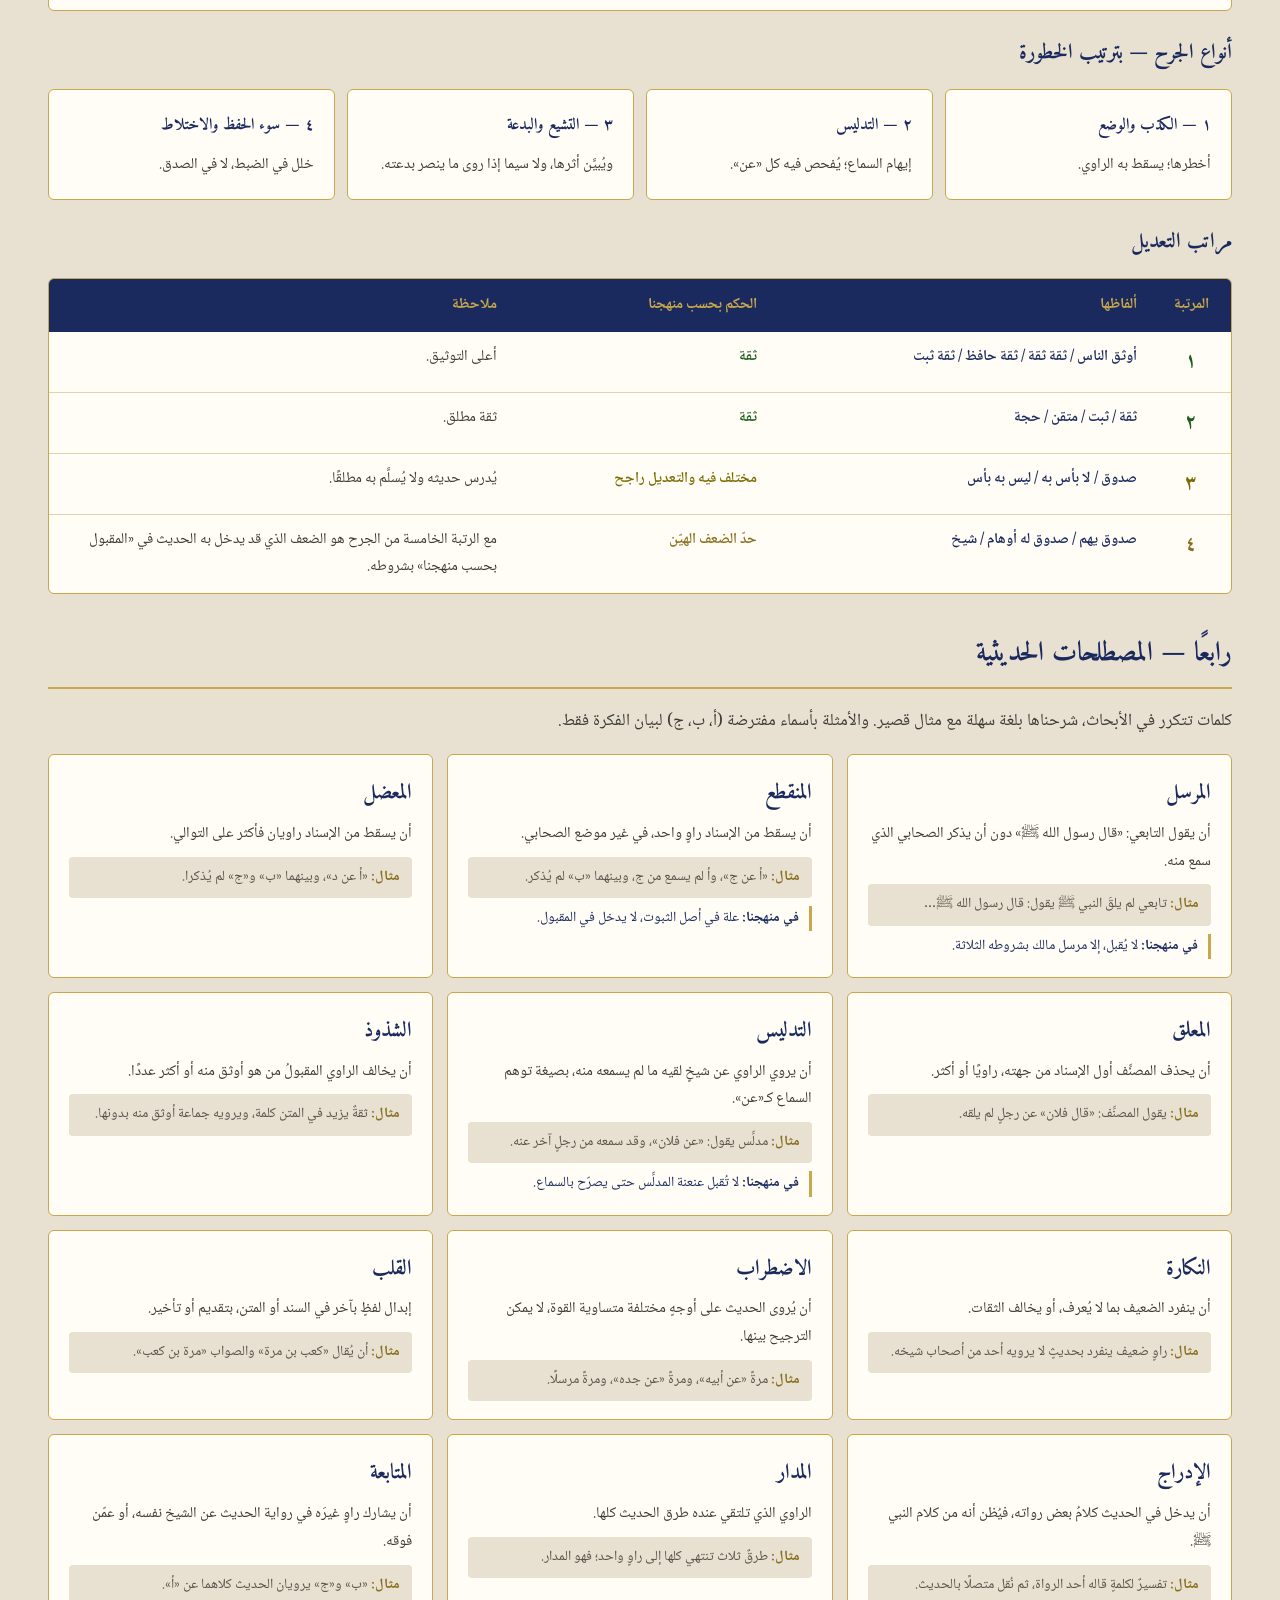
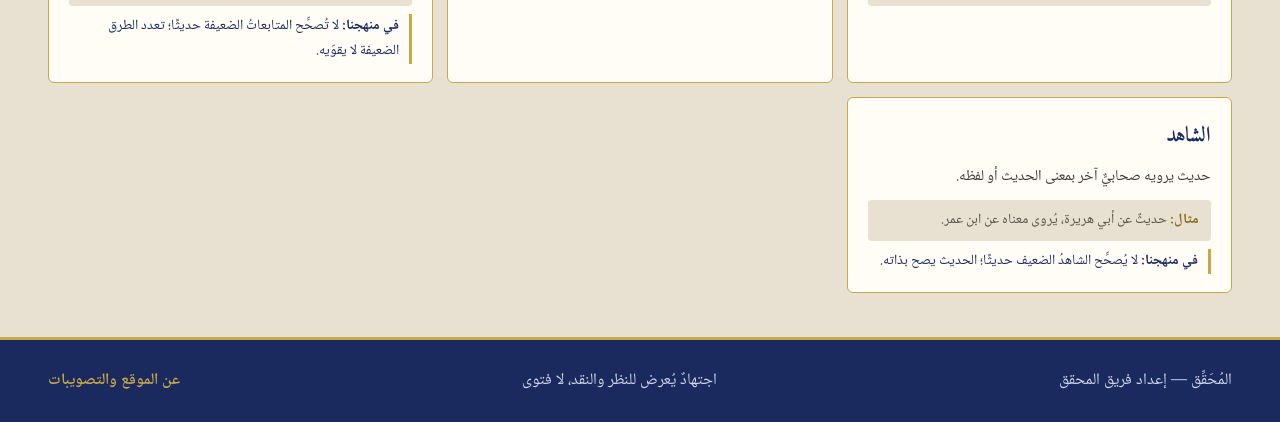
<file: mustalahat/index.html>
<!doctype html>
<html lang="ar" dir="rtl">
<head>
<meta charset="utf-8">
<meta name="viewport" content="width=device-width, initial-scale=1">
<title>المُحَقِّق — المصطلحات والرموز</title>
<meta name="description" content="صيغ الأداء، ومفتاح الألوان والشارات، ومراتب الجرح والتعديل، والمصطلحات الحديثية بلغة سهلة.">
<link rel="preconnect" href="https://fonts.googleapis.com">
<link rel="preconnect" href="https://fonts.gstatic.com" crossorigin>
<link rel="stylesheet" href="https://fonts.googleapis.com/css2?family=Amiri:wght@400;700&family=Noto+Naskh+Arabic:wght@400;500;600;700&display=swap">
<link rel="stylesheet" href="../assets/css/site.css">
<link rel="stylesheet" href="../assets/css/pages.css">
</head>
<body data-base="../" data-active="mustalahat" data-footer="اجتهادٌ يُعرض للنظر والنقد، لا فتوى" id="top">

<nav class="subnav" aria-label="أقسام الصفحة">
  <div class="container">
    <a class="pill on" href="#t1">صيغ الأداء</a>
    <a class="pill" href="#t2">مفتاح الألوان والشارات</a>
    <a class="pill" href="#t3">مراتب الجرح والتعديل</a>
    <a class="pill" href="#t4">المصطلحات الحديثية</a>
    <a class="to-top" href="#top">↑ إلى الأعلى</a>
  </div>
</nav>

<main>
<div class="container page" style="gap:34px">

  <div>
    <h1 style="font-size:42px">المصطلحات والرموز</h1>
    <p class="intro" style="margin-top:10px">كل ما تحتاجه لقراءة الأبحاث والمشجرات: ماذا تعني الرموز بين الرواة، وما دلالة الألوان، وما مراتب الجرح والتعديل، وما معنى المصطلحات التي تتكرر في الأبحاث.</p>
  </div>

  <!-- ===== أولًا: صيغ الأداء ===== -->
  <section class="sec" id="t1">
    <h2>أولًا — صيغ الأداء</h2>
    <p>صيغة الأداء هي الكلمة التي يصل بها الراوي نفسه بشيخه: «حدثنا»، «عن»، «سمعت»… وهي أول ما ننظر فيه لنعرف: هل سمع هذا الراوي الحديث من شيخه حقًّا، أم يُحتمل أن بينهما واسطة لم تُذكر؟ وتُكتب في المشجرة بين العقدتين هكذا: <strong style="color:var(--navy)">▼ عن ▼</strong></p>
    <div class="table-wrap">
      <table class="tbl">
        <thead><tr><th style="width:80px;text-align:center">الرمز</th><th style="width:100px">أصلها</th><th style="width:190px">السماع</th><th>ما يعنيه في منهجنا</th><th style="width:220px">مثال</th></tr></thead>
        <tbody>
          <tr><td class="sym">ثنا</td><td class="strong">حدثنا</td><td><span class="badge yes">تفيد السماع</span></td><td>تصريح بالسماع.</td><td class="ex">«حدثنا فلانٌ قال: حدثنا فلان»</td></tr>
          <tr><td class="sym">ثني</td><td class="strong">حدثني</td><td><span class="badge yes">تفيد السماع</span></td><td>تصريح بالسماع، والراوي سمع وحده.</td><td class="ex">«حدثني فلانٌ»</td></tr>
          <tr><td class="sym">أنا</td><td class="strong">أخبرنا</td><td><span class="badge yes">تفيد السماع</span></td><td>تصريح بالسماع.</td><td class="ex">«أخبرنا فلانٌ»</td></tr>
          <tr><td class="sym">أني</td><td class="strong">أخبرني</td><td><span class="badge yes">تفيد السماع</span></td><td>تصريح بالسماع، والراوي سمع وحده.</td><td class="ex">«أخبرني فلانٌ»</td></tr>
          <tr><td class="sym">أبنا</td><td class="strong">أنبأنا</td><td><span class="badge check">يُنظر في اصطلاح الراوي</span></td><td>هي عند المتقدمين كـ«أخبرنا»، واستعملها كثير من المتأخرين في الإجازة؛ فيُبيَّن اصطلاح الراوي في البحث.</td><td class="ex">«أنبأنا فلانٌ»</td></tr>
          <tr><td class="sym">أبني</td><td class="strong">أنبأني</td><td><span class="badge check">يُنظر في اصطلاح الراوي</span></td><td>كسابقتها، والراوي وحده.</td><td class="ex">«أنبأني فلانٌ»</td></tr>
          <tr><td class="sym">سمعت</td><td class="strong">سمعت</td><td><span class="badge yes">تفيد السماع</span></td><td>أصرح الصيغ في السماع.</td><td class="ex">«سمعتُ فلانًا يقول»</td></tr>
          <tr><td class="sym">عن</td><td class="strong">عن</td><td><span class="badge no">لا تفيده بنفسها</span></td><td>تحتاج إلى إثبات السماع من خارجها، ويشتد النظر فيها عند المدلِّس.</td><td class="ex">«فلانٌ عن فلان»</td></tr>
          <tr><td class="sym">ق</td><td class="strong">قال</td><td><span class="badge no">لا تفيده بنفسها</span></td><td>كـ«عن»: تحتاج إلى إثبات السماع من خارجها.</td><td class="ex">«قال فلانٌ»</td></tr>
          <tr><td class="sym">أن</td><td class="strong">أنّ</td><td><span class="badge no">لا تفيده بنفسها</span></td><td>كـ«عن»: تحتاج إلى إثبات السماع من خارجها.</td><td class="ex">«أنّ فلانًا قال»</td></tr>
        </tbody>
      </table>
    </div>
    <div class="notice"><p><strong style="color:var(--navy)">قاعدتان تكمّلان الجدول:</strong><br>١) ثبوت السماع لازم في كل ما خرج عن البخاري برواية أبي ذر، ويشمل صحيح مسلم؛ فلا يكفي إمكان اللقاء ولا المعاصرة.<br>٢) ما كان معنعنًا بين راويين ثبت سماع أحدهما من الآخر في موضع آخر، فهو متصل — إلا أن يكون الراوي مدلِّسًا لم يصرّح بالسماع.</p></div>
  </section>

  <!-- ===== ثانيًا: مفتاح الألوان ===== -->
  <section class="sec" id="t2">
    <h2>ثانيًا — مفتاح الألوان والشارات</h2>
    <p>الألوان ثابتة في الموقع كله: في المشجرة، وبطاقة الراوي، والفهرس. وأحكام الرواة كلها «بحسب منهجنا».</p>
    <div class="legend">
      <div class="legend-title">ألوان عُقد المشجرة</div>
      <div class="legend-row"><span class="swatch" style="background:#1a5c1a;border-color:#c9a84c"></span><span class="l-name">النبي ﷺ</span><span class="l-desc">رأس الشجرة دائمًا.</span></div>
      <div class="legend-row"><span class="swatch" style="background:#1a5c1a;border-color:#0a3a0a"></span><span class="l-name">صحابي</span><span class="l-desc">عقدة الصحابي الذي روى الحديث عن النبي ﷺ.</span></div>
      <div class="legend-row"><span class="swatch" style="background:#4a9e4a;border-color:#2d7d2d"></span><span class="l-name">ثقة</span><span class="l-desc">راوٍ حكمه «ثقة بحسب منهجنا».</span></div>
      <div class="legend-row"><span class="swatch" style="background:#b8a000;border-color:#8a7800"></span><span class="l-name">مختلف فيه / التعديل راجح</span><span class="l-desc">اختُلف فيه، والراجح بحسب منهجنا تعديله؛ ويدخل فيه «الصدوق».</span></div>
      <div class="legend-row"><span class="swatch" style="background:#c97020;border-color:#f0a030"></span><span class="l-name">مختلف فيه / الجرح راجح</span><span class="l-desc">اختُلف فيه، والراجح بحسب منهجنا جرحه.</span></div>
      <div class="legend-row"><span class="swatch" style="background:#e07a20;border-color:#b05a10"></span><span class="l-name">مدلس</span><span class="l-desc"><strong>لون تنبيه لا حكم</strong>: البرتقالي للتنبيه على التدليس، وحكم الراوي مكتوب داخل عقدته.</span></div>
      <div class="legend-row"><span class="swatch" style="background:#c94040;border-color:#a02020"></span><span class="l-name">مجروح في الأغلب / مجهول</span><span class="l-desc">ويُكتب داخل العقدة حكمه: «مجروح» أو «مجهول» بحسب منهجنا.</span></div>
      <div class="legend-row"><span class="swatch" style="background:#6a3aaa;border-color:#9b59b6"></span><span class="l-name">راوٍ كوفي</span><span class="l-desc"><strong>لون تنبيه لا حكم</strong>: البنفسجي للتنبيه على البلد، ولو كان الراوي ثقة؛ وحكمه مكتوب داخل عقدته.</span></div>
      <div class="legend-row"><span class="swatch" style="background:#4a9e4a;border-color:#c9a84c"></span><span class="l-name">المدار</span><span class="l-desc">الراوي الذي تلتقي عنده الطرق: يأخذ لون حكمه، مع حدود ذهبية وشارة «المدار ⭐».</span></div>
      <div class="legend-row"><span class="swatch" style="background:#1a2a5e;border-color:#c9a84c"></span><span class="l-name">كتاب / مصدر</span><span class="l-desc">أسفل الشجرة: الكتاب الذي خرّج الحديث.</span></div>
      <div class="legend-row"><span class="swatch" style="display:flex;overflow:hidden;border:0"><span style="width:50%;background:#6a3aaa"></span><span style="width:50%;background:#e07a20"></span></span><span class="l-name">العقدة المقسومة</span><span class="l-desc">راوٍ يجمع تنبيهين (كوفي مدلس): الأيمن بنفسجي والأيسر برتقالي؛ كل لون للتنبيه لا للحكم. والحد الأقصى نصفان.</span></div>
    </div>

    <div class="grid grid-2">
      <div class="legend">
        <div class="legend-title">أحكام الحديث الأربعة</div>
        <div class="legend-row" style="align-items:center"><span class="dot-lg" style="background:#1a5c1a"></span><span class="l-name" style="color:var(--green);font-weight:700;width:auto;flex:1 1 200px">صحيح لذاته بحسب منهجنا</span><span class="l-desc">إسناد قائم بنفسه.</span></div>
        <div class="legend-row" style="align-items:center"><span class="dot-lg" style="background:#fff;border:2px solid #8a8378"></span><span class="l-name" style="color:var(--grey-dark);font-weight:700;width:auto;flex:1 1 200px">مقبول بحسب منهجنا، غير صحيح بذاته</span><span class="l-desc">ضعف هيّن، ولا مخالفة.</span></div>
        <div class="legend-row" style="align-items:center"><span class="dot-lg" style="background:#b8a000"></span><span class="l-name" style="color:var(--yellow-dark);font-weight:700;width:auto;flex:1 1 200px">غير مقبول بحسب منهجنا</span><span class="l-desc">لم يصح إسناده، أو في متنه مخالفة.</span></div>
        <div class="legend-row" style="align-items:center"><span class="dot-lg" style="background:#c94040"></span><span class="l-name" style="color:var(--red-dark);font-weight:700;width:auto;flex:1 1 200px">موضوع أو لا أصل له بحسب منهجنا</span><span class="l-desc">ثبت وضعه، أو لا إسناد له.</span></div>
      </div>
      <div class="legend">
        <div class="legend-title">الشارات</div>
        <div class="legend-row" style="align-items:center"><span class="l-name" style="width:150px"><span class="chip-badge" style="background:#6a3aaa;color:#fff;border-color:#6a3aaa">كوفي</span></span><span class="l-desc">الراوي من أهل الكوفة؛ تنبيه على البلد لا حكم.</span></div>
        <div class="legend-row" style="align-items:center"><span class="l-name" style="width:150px"><span class="chip-badge" style="background:#e07a20;color:#fff;border-color:#e07a20">مدلس</span></span><span class="l-desc">عُرف بالتدليس؛ فتُفحص صيغة أدائه.</span></div>
        <div class="legend-row" style="align-items:center"><span class="l-name" style="width:150px"><span class="chip-badge" style="background:var(--panel);color:var(--gold-dark);border-color:var(--gold)">المدار ⭐</span></span><span class="l-desc">تلتقي عنده طرق الحديث.</span></div>
        <div class="legend-row" style="align-items:center"><span class="l-name" style="width:150px"><span class="chip-badge" style="background:#57534a;color:#fff;border-color:#57534a">مبتدع</span></span><span class="l-desc">متهم ببدعة؛ ويُبيَّن هل لها صلة بموضوع الحديث.</span></div>
        <div class="legend-row placeholder" style="align-items:center"><span class="l-name" style="width:150px"><span class="demo-badge">مثال للعرض</span></span><span class="l-desc">مثال حقيقي يُعرض لبيان التصميم فقط، ولم يُعتمد حكمه بعد.</span></div>
      </div>
    </div>
  </section>

  <!-- ===== ثالثًا: مراتب الجرح والتعديل ===== -->
  <section class="sec" id="t3">
    <h2>ثالثًا — مراتب الجرح والتعديل</h2>
    <p>«الجرح» ما قاله أئمة النقد في بيان ضعف الراوي، و«التعديل» ما قالوه في توثيقه. ولكل منهما مراتب، يُعرف بها وزن كل عبارة.</p>

    <h3>مراتب الجرح الست — من الأشد إلى الأخف</h3>
    <div class="table-wrap">
      <table class="tbl">
        <thead><tr><th style="width:80px;text-align:center">المرتبة</th><th style="width:380px">ألفاظها</th><th>معناها وأثرها في منهجنا</th></tr></thead>
        <tbody>
          <tr><td class="idx" style="color:#a02020">١</td><td class="strong">كذاب / وضّاع / يضع الحديث</td><td>يختلق الحديث عمدًا. حديثه موضوع.</td></tr>
          <tr><td class="idx" style="color:#a02020">٢</td><td class="strong">متهم بالكذب / سكتوا عنه / ذاهب الحديث</td><td>لم يثبت عليه الكذب، لكن اتُّهم به. لا يُكتب حديثه.</td></tr>
          <tr><td class="idx" style="color:#c94040">٣</td><td class="strong">متروك / واهي الحديث / ضعيف جدًّا</td><td>كثر خطؤه حتى تُرك حديثه.</td></tr>
          <tr><td class="idx" style="color:#c97020">٤</td><td class="strong">ضعيف / مضطرب الحديث / لا يُحتج به</td><td>ضعف ظاهر في حفظه؛ لا يُقبل حديثه عندنا، ولا يدخل في «المقبول بحسب منهجنا».</td></tr>
          <tr><td class="idx" style="color:#b8a000">٥</td><td class="strong">فيه لين / لين الحديث</td><td>ضعف يسير؛ وهو مع «صدوق يهم» ونحوها <strong>الضعف الهيّن</strong> الذي قد يدخل به الحديث في «المقبول بحسب منهجنا» بشروطه.</td></tr>
          <tr><td class="idx" style="color:#8a8378">٦</td><td class="strong">مستور / مجهول الحال</td><td>لم تُعرف حاله؛ ولا يدخل حديثه في «المقبول بحسب منهجنا».</td></tr>
        </tbody>
      </table>
    </div>

    <h3>أنواع الجرح — بترتيب الخطورة</h3>
    <div class="grid grid-4" style="gap:12px">
      <div class="box small"><div class="b-title" style="font-size:16px">١ — الكذب والوضع</div><p>أخطرها؛ يسقط به الراوي.</p></div>
      <div class="box small"><div class="b-title" style="font-size:16px">٢ — التدليس</div><p>إيهام السماع؛ يُفحص فيه كل «عن».</p></div>
      <div class="box small"><div class="b-title" style="font-size:16px">٣ — التشيع والبدعة</div><p>ويُبيَّن أثرها، ولا سيما إذا روى ما ينصر بدعته.</p></div>
      <div class="box small"><div class="b-title" style="font-size:16px">٤ — سوء الحفظ والاختلاط</div><p>خلل في الضبط، لا في الصدق.</p></div>
    </div>

    <h3>مراتب التعديل</h3>
    <div class="table-wrap">
      <table class="tbl">
        <thead><tr><th style="width:80px;text-align:center">المرتبة</th><th style="width:380px">ألفاظها</th><th style="width:260px">الحكم بحسب منهجنا</th><th>ملاحظة</th></tr></thead>
        <tbody>
          <tr><td class="idx" style="color:#1a5c1a">١</td><td class="strong">أوثق الناس / ثقة ثقة / ثقة حافظ / ثقة ثبت</td><td class="strong" style="color:#1a5c1a">ثقة</td><td>أعلى التوثيق.</td></tr>
          <tr><td class="idx" style="color:#1a5c1a">٢</td><td class="strong">ثقة / ثبت / متقن / حجة</td><td class="strong" style="color:#1a5c1a">ثقة</td><td>ثقة مطلق.</td></tr>
          <tr><td class="idx" style="color:#7a6a00">٣</td><td class="strong">صدوق / لا بأس به / ليس به بأس</td><td class="strong" style="color:#7a6a00">مختلف فيه والتعديل راجح</td><td>يُدرس حديثه ولا يُسلَّم به مطلقًا.</td></tr>
          <tr><td class="idx">٤</td><td class="strong">صدوق يهم / صدوق له أوهام / شيخ</td><td class="strong" style="color:var(--gold-dark)">حدّ الضعف الهيّن</td><td>مع الرتبة الخامسة من الجرح هو الضعف الذي قد يدخل به الحديث في «المقبول بحسب منهجنا» بشروطه.</td></tr>
        </tbody>
      </table>
    </div>
  </section>

  <!-- ===== رابعًا: المصطلحات الحديثية ===== -->
  <section class="sec" id="t4">
    <h2>رابعًا — المصطلحات الحديثية</h2>
    <p>كلمات تتكرر في الأبحاث، شرحناها بلغة سهلة مع مثال قصير. والأمثلة بأسماء مفترضة (أ، ب، ج) لبيان الفكرة فقط.</p>
    <div class="grid grid-3" style="gap:14px">
      <div class="term"><div class="t-name">المرسل</div><div class="t-def">أن يقول التابعي: «قال رسول الله ﷺ» دون أن يذكر الصحابي الذي سمع منه.</div><div class="t-ex"><strong>مثال:</strong> تابعي لم يلقَ النبي ﷺ يقول: قال رسول الله ﷺ…</div><div class="t-rule"><strong>في منهجنا:</strong> لا يُقبل، إلا مرسل مالك بشروطه الثلاثة.</div></div>
      <div class="term"><div class="t-name">المنقطع</div><div class="t-def">أن يسقط من الإسناد راوٍ واحد، في غير موضع الصحابي.</div><div class="t-ex"><strong>مثال:</strong> «أ عن ج»، وأ لم يسمع من ج، وبينهما «ب» لم يُذكر.</div><div class="t-rule"><strong>في منهجنا:</strong> علة في أصل الثبوت، لا يدخل في المقبول.</div></div>
      <div class="term"><div class="t-name">المعضل</div><div class="t-def">أن يسقط من الإسناد راويان فأكثر على التوالي.</div><div class="t-ex"><strong>مثال:</strong> «أ عن د»، وبينهما «ب» و«ج» لم يُذكرا.</div></div>
      <div class="term"><div class="t-name">المعلق</div><div class="t-def">أن يحذف المصنِّف أول الإسناد من جهته، راويًا أو أكثر.</div><div class="t-ex"><strong>مثال:</strong> يقول المصنِّف: «قال فلان» عن رجلٍ لم يلقه.</div></div>
      <div class="term"><div class="t-name">التدليس</div><div class="t-def">أن يروي الراوي عن شيخٍ لقيه ما لم يسمعه منه، بصيغة توهم السماع كـ«عن».</div><div class="t-ex"><strong>مثال:</strong> مدلِّس يقول: «عن فلان»، وقد سمعه من رجلٍ آخر عنه.</div><div class="t-rule"><strong>في منهجنا:</strong> لا تُقبل عنعنة المدلِّس حتى يصرّح بالسماع.</div></div>
      <div class="term"><div class="t-name">الشذوذ</div><div class="t-def">أن يخالف الراوي المقبولُ من هو أوثق منه أو أكثر عددًا.</div><div class="t-ex"><strong>مثال:</strong> ثقةٌ يزيد في المتن كلمة، ويرويه جماعة أوثق منه بدونها.</div></div>
      <div class="term"><div class="t-name">النكارة</div><div class="t-def">أن ينفرد الضعيف بما لا يُعرف، أو يخالف الثقات.</div><div class="t-ex"><strong>مثال:</strong> راوٍ ضعيف ينفرد بحديثٍ لا يرويه أحد من أصحاب شيخه.</div></div>
      <div class="term"><div class="t-name">الاضطراب</div><div class="t-def">أن يُروى الحديث على أوجهٍ مختلفة متساوية القوة، لا يمكن الترجيح بينها.</div><div class="t-ex"><strong>مثال:</strong> مرةً «عن أبيه»، ومرةً «عن جده»، ومرةً مرسلًا.</div></div>
      <div class="term"><div class="t-name">القلب</div><div class="t-def">إبدال لفظٍ بآخر في السند أو المتن، بتقديم أو تأخير.</div><div class="t-ex"><strong>مثال:</strong> أن يُقال «كعب بن مرة» والصواب «مرة بن كعب».</div></div>
      <div class="term"><div class="t-name">الإدراج</div><div class="t-def">أن يدخل في الحديث كلامُ بعض رواته، فيُظن أنه من كلام النبي ﷺ.</div><div class="t-ex"><strong>مثال:</strong> تفسيرٌ لكلمةٍ قاله أحد الرواة، ثم نُقل متصلًا بالحديث.</div></div>
      <div class="term"><div class="t-name">المدار</div><div class="t-def">الراوي الذي تلتقي عنده طرق الحديث كلها.</div><div class="t-ex"><strong>مثال:</strong> طرقٌ ثلاث تنتهي كلها إلى راوٍ واحد؛ فهو المدار.</div></div>
      <div class="term"><div class="t-name">المتابعة</div><div class="t-def">أن يشارك راوٍ غيرَه في رواية الحديث عن الشيخ نفسه، أو عمّن فوقه.</div><div class="t-ex"><strong>مثال:</strong> «ب» و«ج» يرويان الحديث كلاهما عن «أ».</div><div class="t-rule"><strong>في منهجنا:</strong> لا تُصحِّح المتابعاتُ الضعيفة حديثًا؛ تعدد الطرق الضعيفة لا يقوّيه.</div></div>
      <div class="term"><div class="t-name">الشاهد</div><div class="t-def">حديث يرويه صحابيٌّ آخر بمعنى الحديث أو لفظه.</div><div class="t-ex"><strong>مثال:</strong> حديثٌ عن أبي هريرة، يُروى معناه عن ابن عمر.</div><div class="t-rule"><strong>في منهجنا:</strong> لا يُصحِّح الشاهدُ الضعيف حديثًا؛ الحديث يصح بذاته.</div></div>
    </div>
  </section>

</div>
</main>

<script src="../assets/js/site.js"></script>
</body>
</html>
</file>
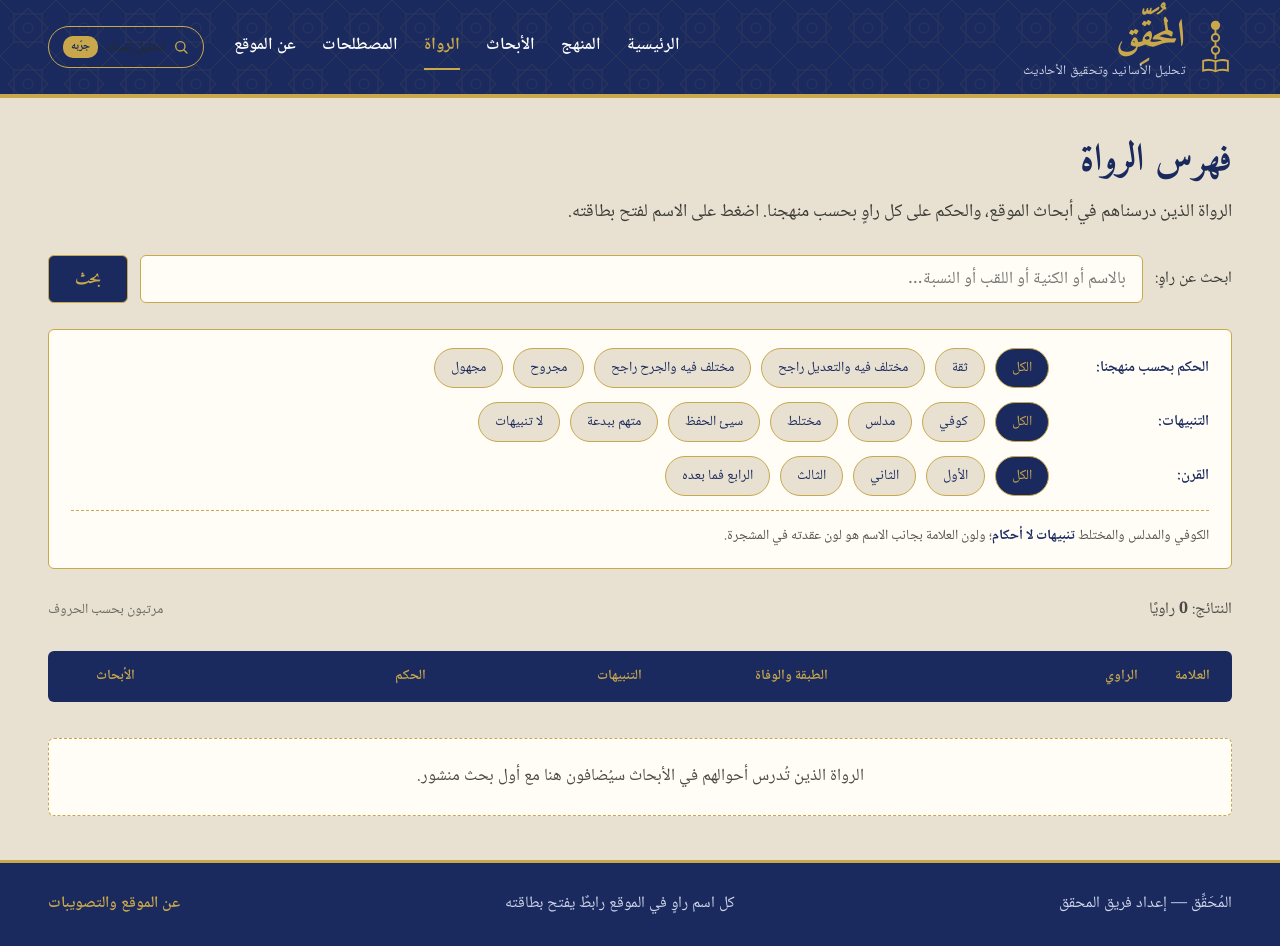
<file: ruwat/index.html>
<!doctype html>
<html lang="ar" dir="rtl">
<head>
<meta charset="utf-8">
<meta name="viewport" content="width=device-width, initial-scale=1">
<title>المُحَقِّق — فهرس الرواة</title>
<meta name="description" content="فهرس الرواة الذين درسهم المحقق، والحكم على كل راوٍ بحسب منهجنا.">
<link rel="preconnect" href="https://fonts.googleapis.com">
<link rel="preconnect" href="https://fonts.gstatic.com" crossorigin>
<link rel="stylesheet" href="https://fonts.googleapis.com/css2?family=Amiri:wght@400;700&family=Noto+Naskh+Arabic:wght@400;500;600;700&display=swap">
<link rel="stylesheet" href="../assets/css/site.css">
<link rel="stylesheet" href="../assets/css/pages.css">
</head>
<body data-base="../" data-active="ruwat" data-footer="كل اسم راوٍ في الموقع رابطٌ يفتح بطاقته">

<main>
<div class="container page" data-filter-scope>

  <div>
    <h1 style="font-size:38px">فهرس الرواة</h1>
    <p class="intro" style="margin-top:6px">الرواة الذين درسناهم في أبحاث الموقع، والحكم على كل راوٍ بحسب منهجنا. اضغط على الاسم لفتح بطاقته.</p>
  </div>

  <form class="searchbar" role="search" onsubmit="return false">
    <label for="qf">ابحث عن راوٍ:</label>
    <input id="qf" type="search" data-search placeholder="بالاسم أو الكنية أو اللقب أو النسبة…" autocomplete="off">
    <button type="submit" class="btn-solid">بحث</button>
  </form>

  <div class="filterbox">
    <div class="filter-row" data-filter-group="verdict">
      <span class="filter-label">الحكم بحسب منهجنا:</span>
      <button type="button" class="chip on" data-value="" aria-pressed="true">الكل</button>
      <button type="button" class="chip" data-value="thiqa">ثقة</button>
      <button type="button" class="chip" data-value="up">مختلف فيه والتعديل راجح</button>
      <button type="button" class="chip" data-value="down">مختلف فيه والجرح راجح</button>
      <button type="button" class="chip" data-value="bad">مجروح</button>
      <button type="button" class="chip" data-value="unknown">مجهول</button>
    </div>
    <div class="filter-row" data-filter-group="alert">
      <span class="filter-label">التنبيهات:</span>
      <button type="button" class="chip on" data-value="" aria-pressed="true">الكل</button>
      <button type="button" class="chip" data-value="kufi">كوفي</button>
      <button type="button" class="chip" data-value="mudalis">مدلس</button>
      <button type="button" class="chip" data-value="mukhtalit">مختلط</button>
      <button type="button" class="chip" data-value="weak">سيئ الحفظ</button>
      <button type="button" class="chip" data-value="bidah">متهم ببدعة</button>
      <button type="button" class="chip" data-value="none">لا تنبيهات</button>
    </div>
    <div class="filter-row" data-filter-group="century">
      <span class="filter-label">القرن:</span>
      <button type="button" class="chip on" data-value="" aria-pressed="true">الكل</button>
      <button type="button" class="chip" data-value="1">الأول</button>
      <button type="button" class="chip" data-value="2">الثاني</button>
      <button type="button" class="chip" data-value="3">الثالث</button>
      <button type="button" class="chip" data-value="4">الرابع فما بعده</button>
    </div>
    <div class="filter-note">الكوفي والمدلس والمختلط <strong style="color:var(--navy)">تنبيهات لا أحكام</strong>؛ ولون العلامة بجانب الاسم هو لون عقدته في المشجرة.</div>
  </div>

  <div class="result-bar">
    <span>النتائج: <b data-count>2</b> راويًا</span>
    <span style="font-size:14px;color:#6a6a62">مرتبون بحسب الحروف</span>
  </div>

  <div>
    <div class="rawi-head"><span>العلامة</span><span>الراوي</span><span>الطبقة والوفاة</span><span>التنبيهات</span><span>الحكم</span><span style="text-align:center">الأبحاث</span></div>
    <div class="list" style="gap:10px;margin-top:10px">
      <!-- لإضافة راوٍ: انسخ صفًّا كاملًا وغيّر data-verdict و data-alert و data-century والنص، ولون العلامة (mark) بلون عقدته -->

      <a class="rawi-row placeholder" href="misal/" data-item data-verdict="up" data-alert="kufi" data-century="3">
        <span class="mark" style="background:#6a3aaa;border-color:#9b59b6"></span>
        <span><span class="r-name">زيد بن الحُبَاب العُكْلي <span class="demo-badge">مثال للعرض</span></span><span class="r-kunya">العُكْلي، الكوفي</span></span>
        <span class="r-tab">الطبقة التاسعة<br>ت ٢٠٣هـ</span>
        <span class="alerts"><span class="alert-tag alert-kufi">كوفي</span></span>
        <span class="r-judg j-up">مختلف فيه والتعديل راجح<small>بحسب منهجنا</small></span>
        <span class="r-cnt">—</span>
      </a>

      <a class="rawi-row placeholder" href="misal/" data-item data-verdict="unknown" data-alert="none" data-century="">
        <span class="mark" style="background:#c94040;border-color:#a02020"></span>
        <span><span class="r-name">عُبَيد بن بِشر <span class="demo-badge">مثال للعرض</span></span><span class="r-kunya">مدار حديث بِشر الغَنَوي</span></span>
        <span class="r-tab">—</span>
        <span class="alerts">لا تنبيهات</span>
        <span class="r-judg j-bad">مجهول<small>بحسب منهجنا</small></span>
        <span class="r-cnt">١</span>
      </a>
    </div>
  </div>

  <div class="soon-msg" data-soon hidden>الرواة الذين تُدرس أحوالهم في الأبحاث سيُضافون هنا مع أول بحث منشور.</div>
  <div class="empty-msg" data-empty hidden>لا يوجد رواة مطابقون. جرّب تخفيف التصفية أو تغيير كلمة البحث.</div>

</div>
</main>

<script src="../assets/js/site.js"></script>
</body>
</html>
</file>
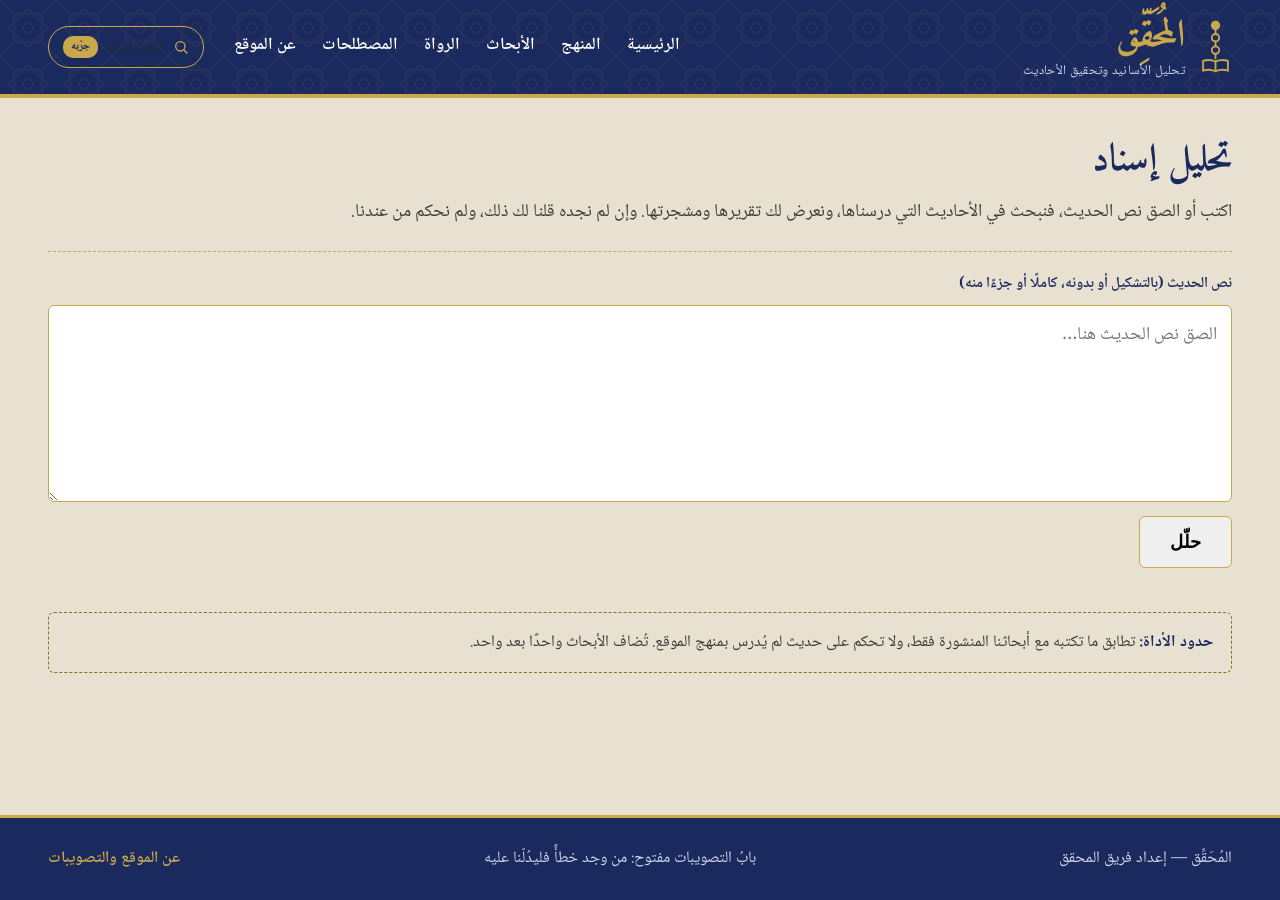
<file: tahlil/index.html>
<!doctype html>
<html lang="ar" dir="rtl">
<head>
<meta charset="utf-8">
<meta name="viewport" content="width=device-width, initial-scale=1">
<title>المُحَقِّق — تحليل إسناد</title>
<meta name="description" content="أدخل نص الحديث لتعرف هل درسناه، وتطّلع على تقريره ومشجرته.">
<link rel="preconnect" href="https://fonts.googleapis.com">
<link rel="preconnect" href="https://fonts.gstatic.com" crossorigin>
<link rel="stylesheet" href="https://fonts.googleapis.com/css2?family=Amiri:wght@400;700&family=Noto+Naskh+Arabic:wght@400;500;600;700&display=swap">
<link rel="stylesheet" href="../assets/css/site.css">
<link rel="stylesheet" href="../assets/css/pages.css">
</head>
<body data-base="../" data-active="tahlil" id="top">

<main>
<div class="container page" style="gap:22px">

  <div>
    <h1 style="font-size:38px">تحليل إسناد</h1>
    <p class="intro" style="margin-top:6px">اكتب أو الصق نص الحديث، فنبحث في الأحاديث التي درسناها، ونعرض لك تقريرها ومشجرتها. وإن لم نجده قلنا لك ذلك، ولم نحكم من عندنا.</p>
  </div>

  <form id="tahlil-form" class="form tl-form">
    <div class="f-field">
      <label for="tahlil-text">نص الحديث (بالتشكيل أو بدونه، كاملًا أو جزءًا منه)</label>
      <textarea id="tahlil-text" rows="5" placeholder="الصق نص الحديث هنا…"></textarea>
    </div>
    <div class="f-actions"><button class="btn" type="submit">حلّل</button></div>
  </form>

  <div id="tahlil-out" aria-live="polite"></div>

  <div class="hl dashed"><strong>حدود الأداة:</strong> تطابق ما تكتبه مع أبحاثنا المنشورة فقط، ولا تحكم على حديث لم يُدرس بمنهج الموقع. تُضاف الأبحاث واحدًا بعد واحد.</div>

</div>
</main>

<script src="../assets/js/site.js"></script>
<script src="../assets/data/hadith-index.js"></script>
<script src="../assets/js/isnad.js"></script>
<script src="../assets/js/tahlil.js"></script>
</body>
</html>
</file>
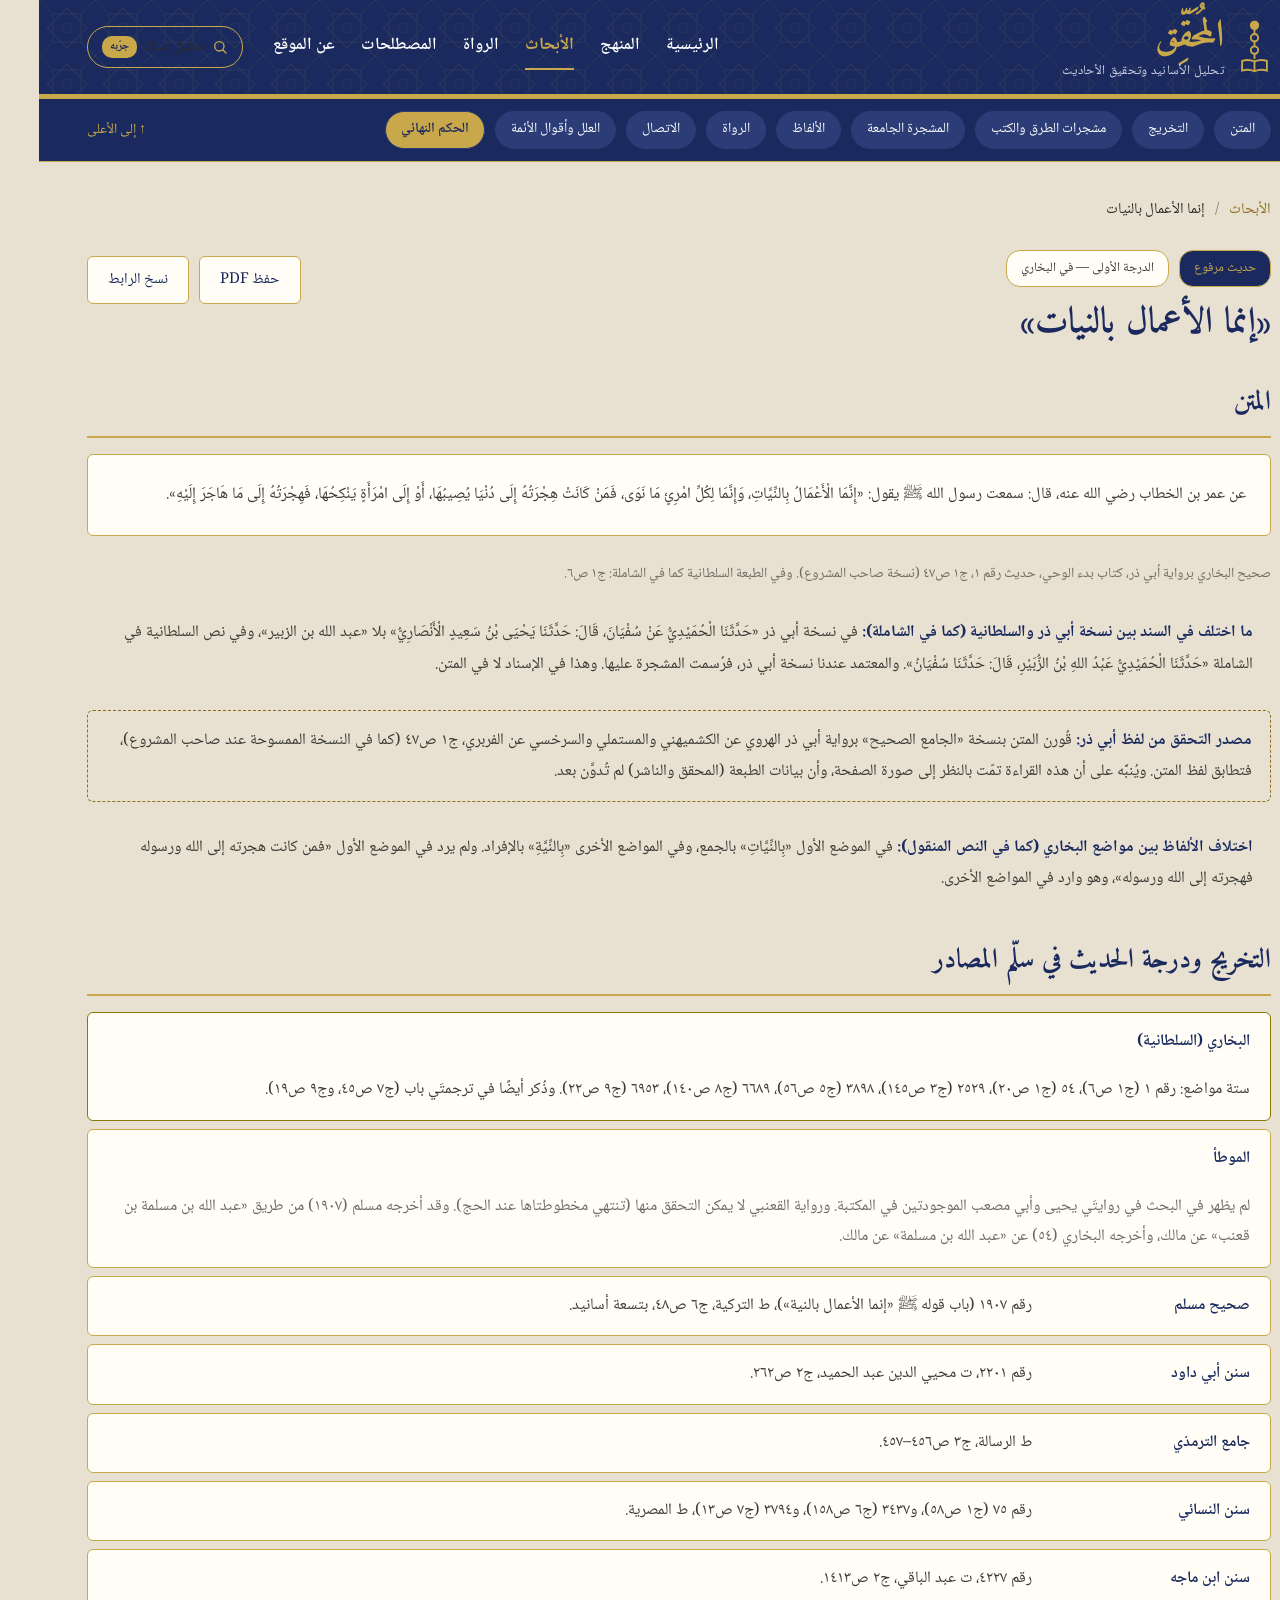
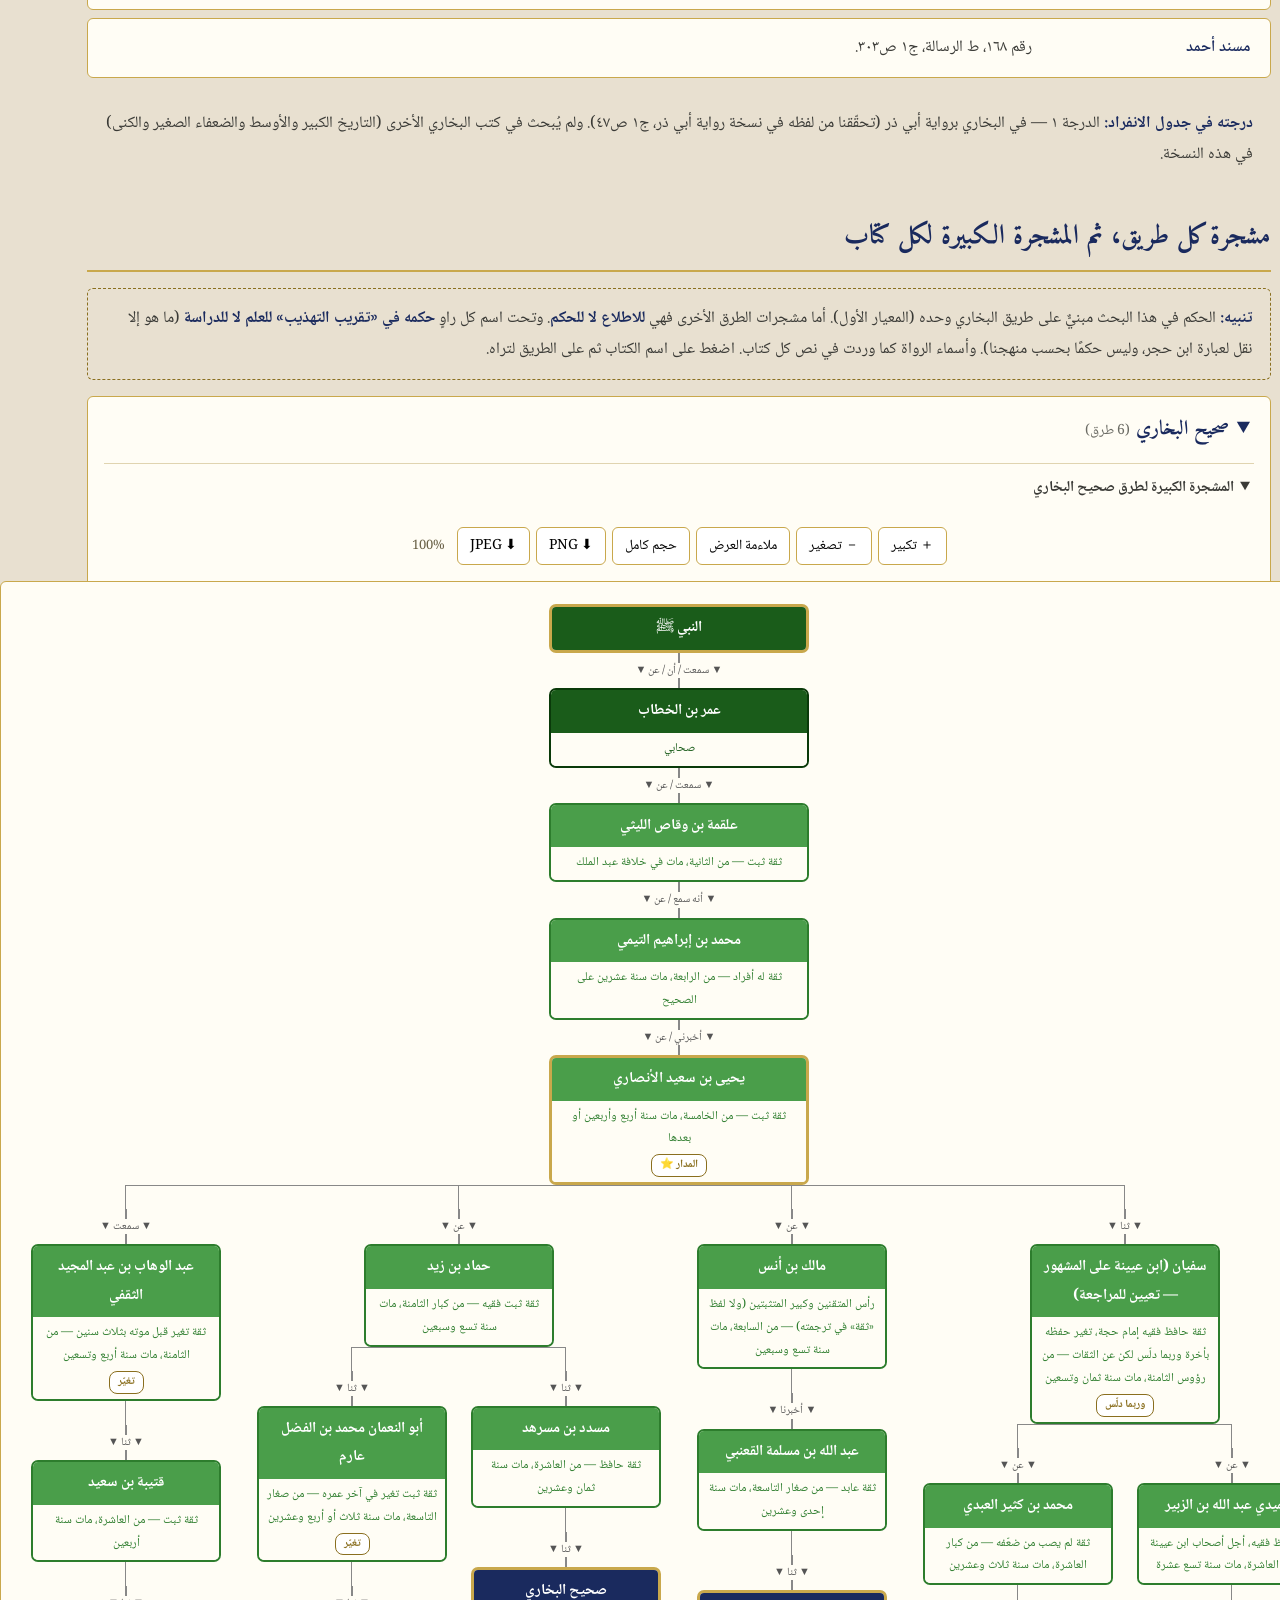
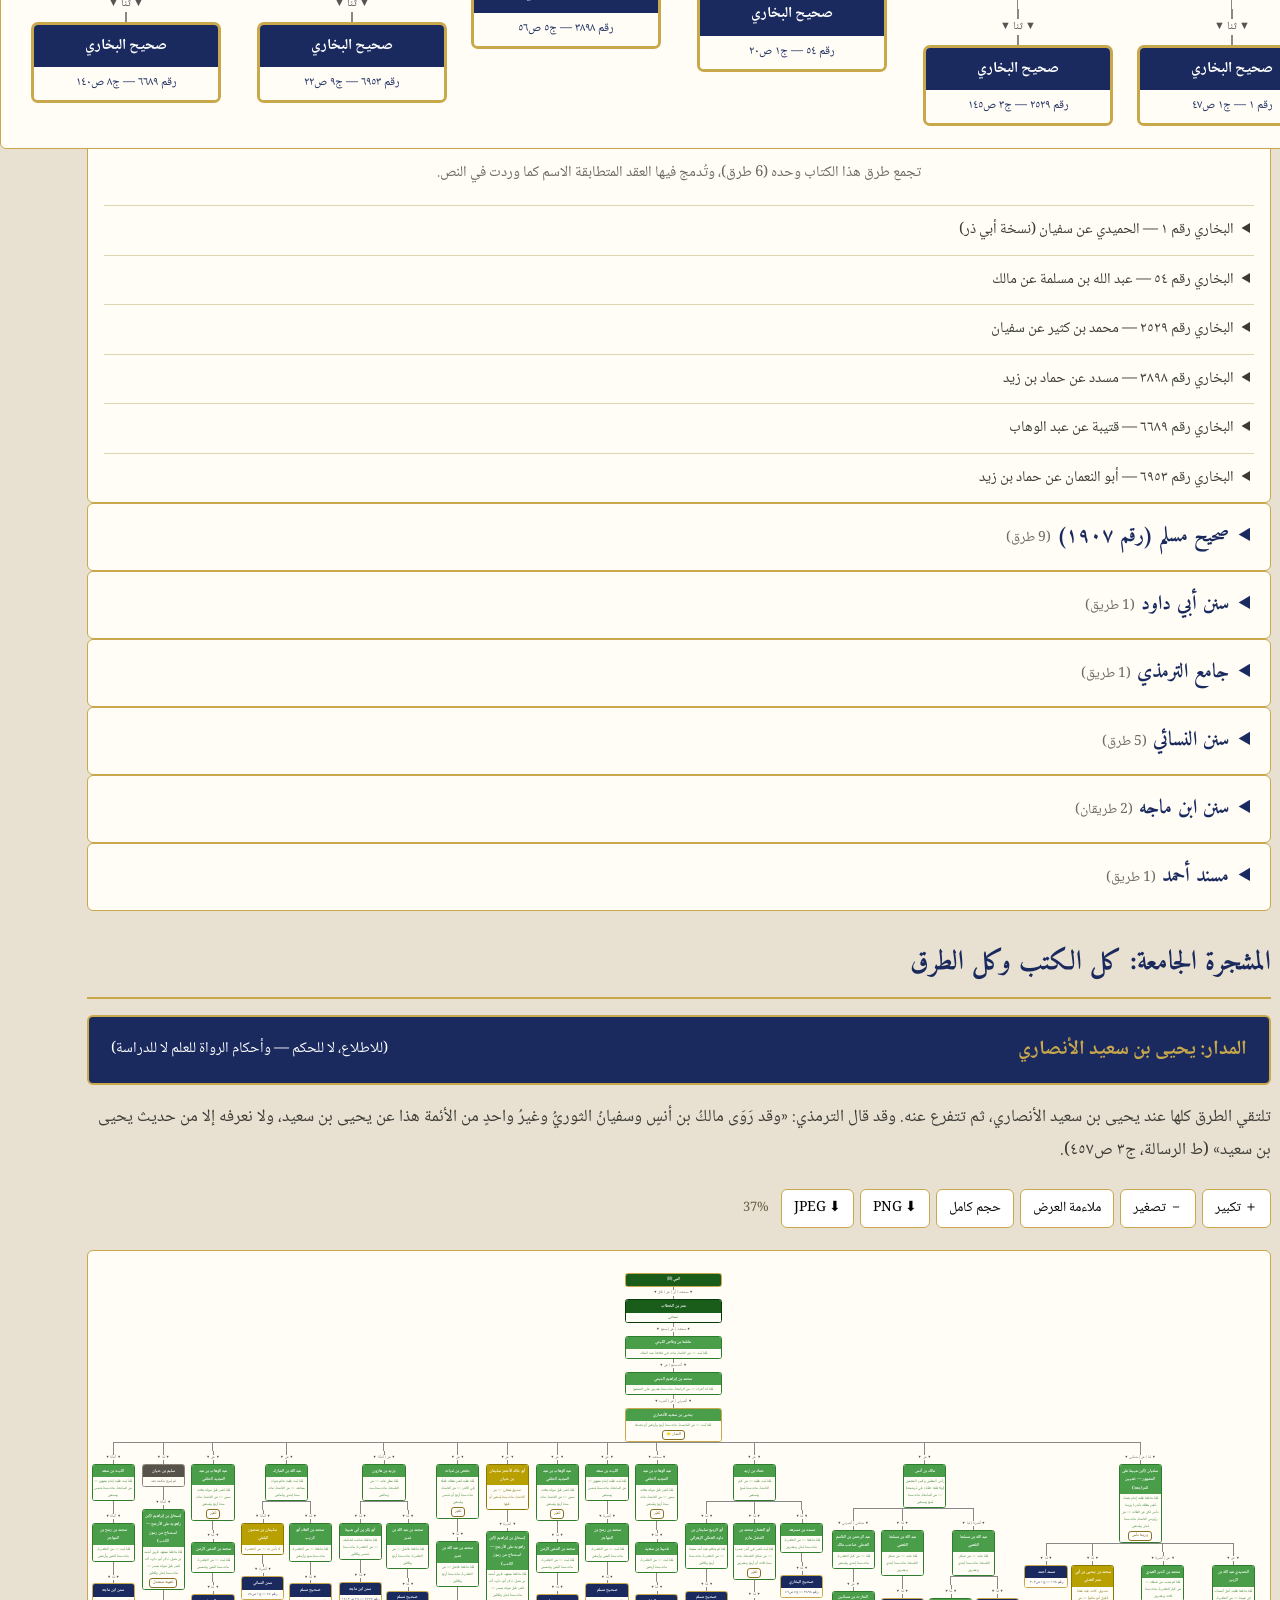
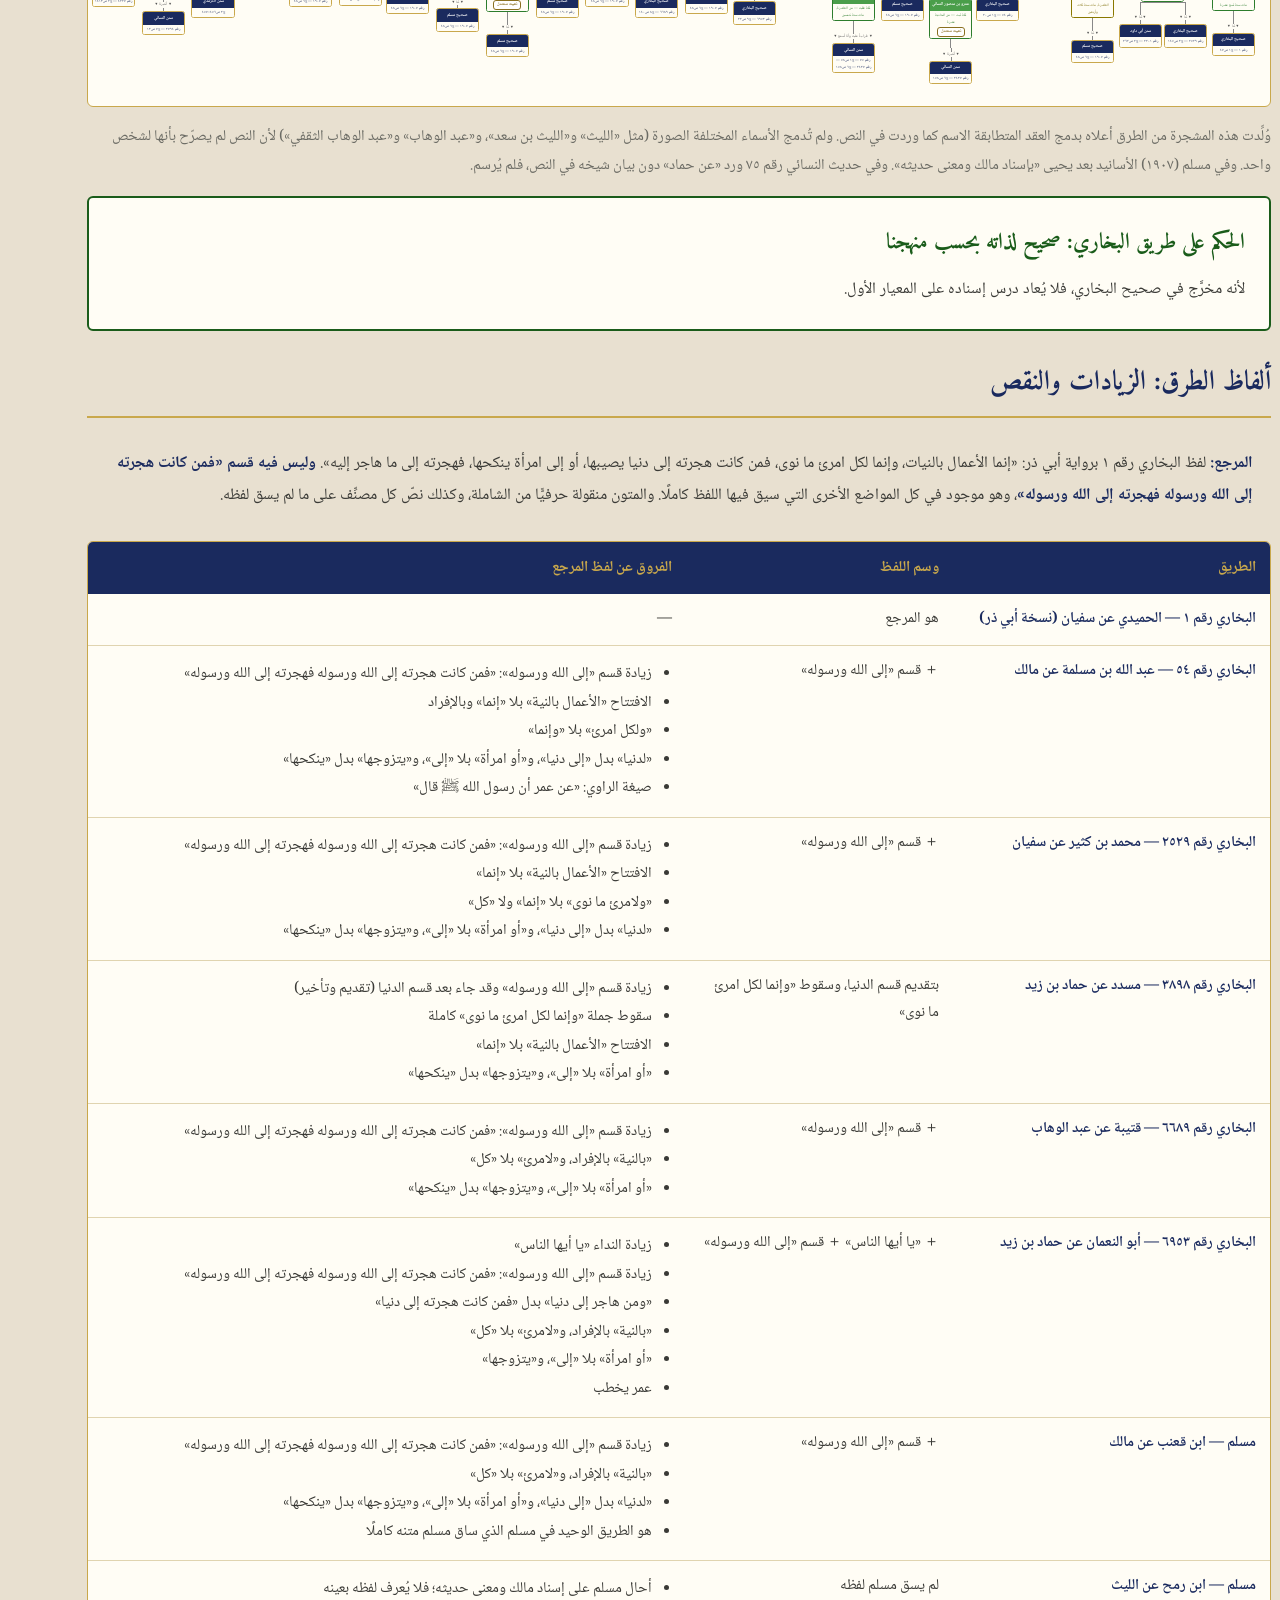
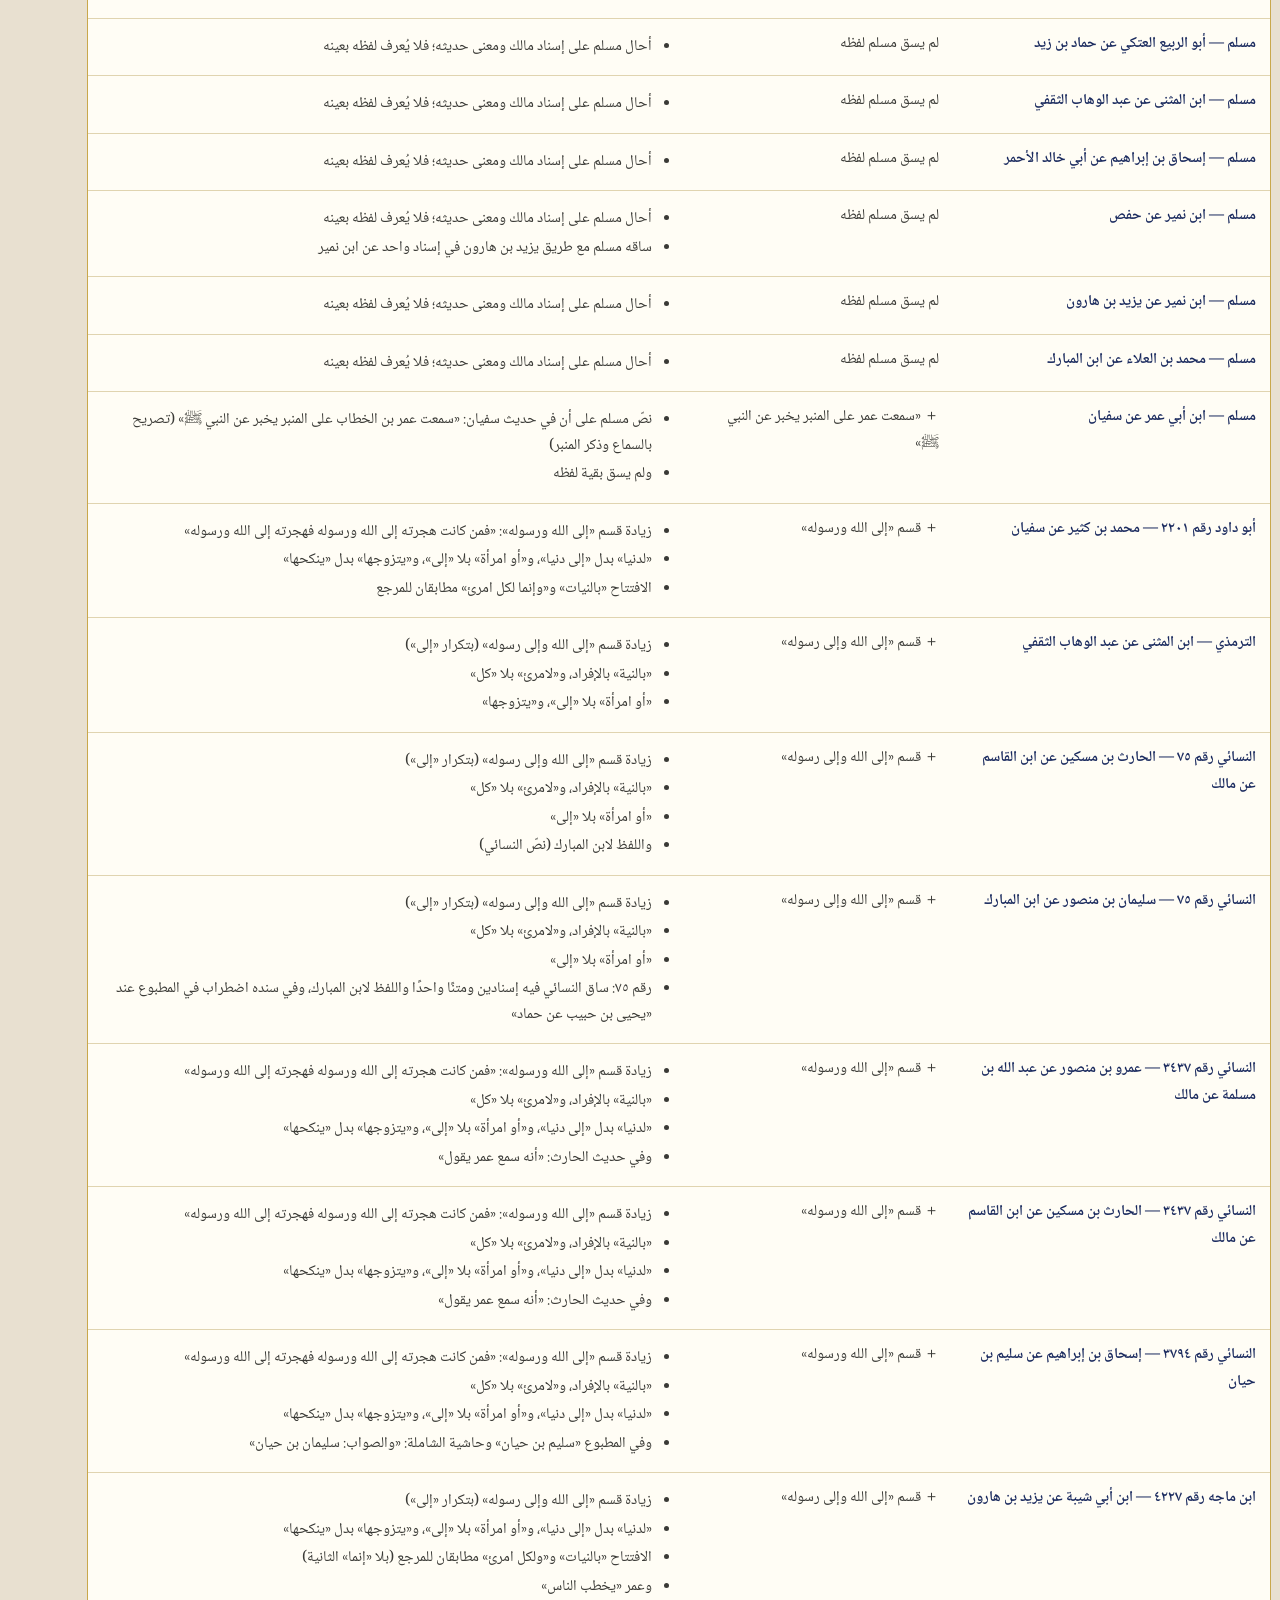
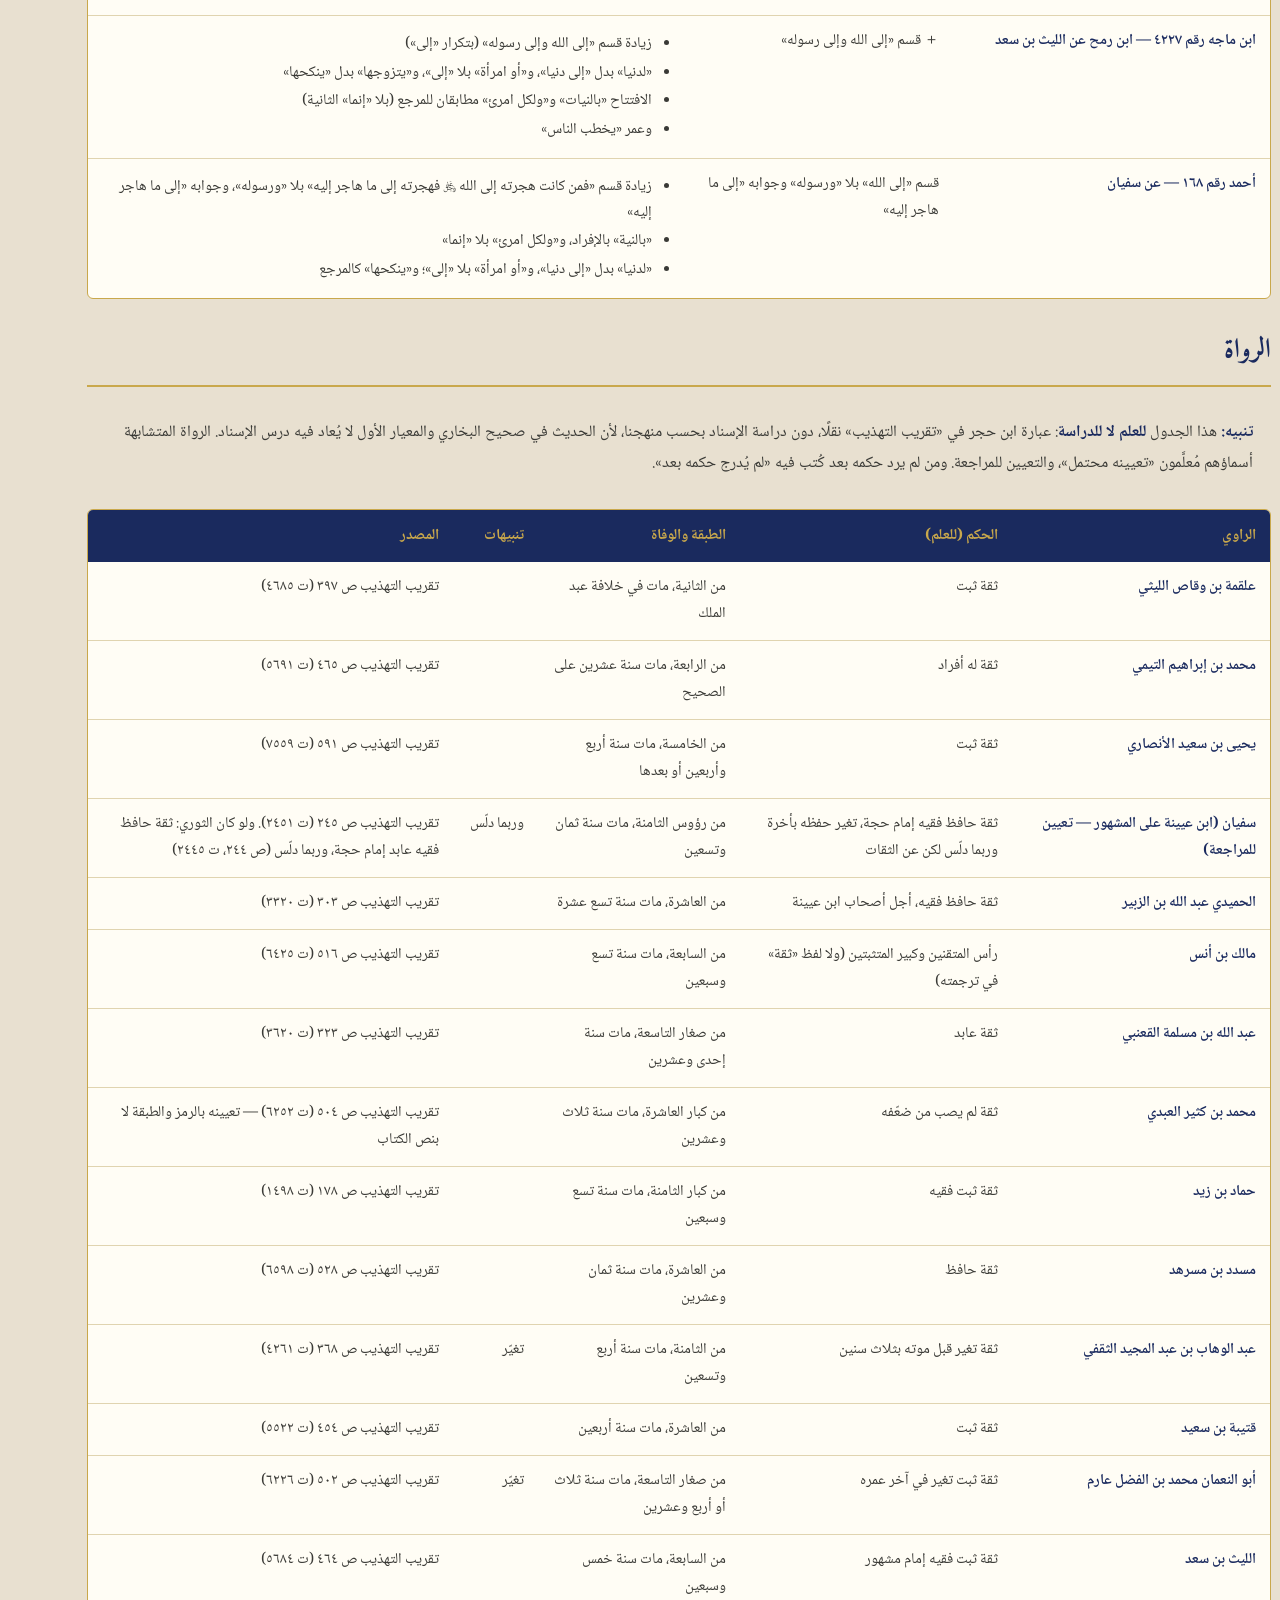
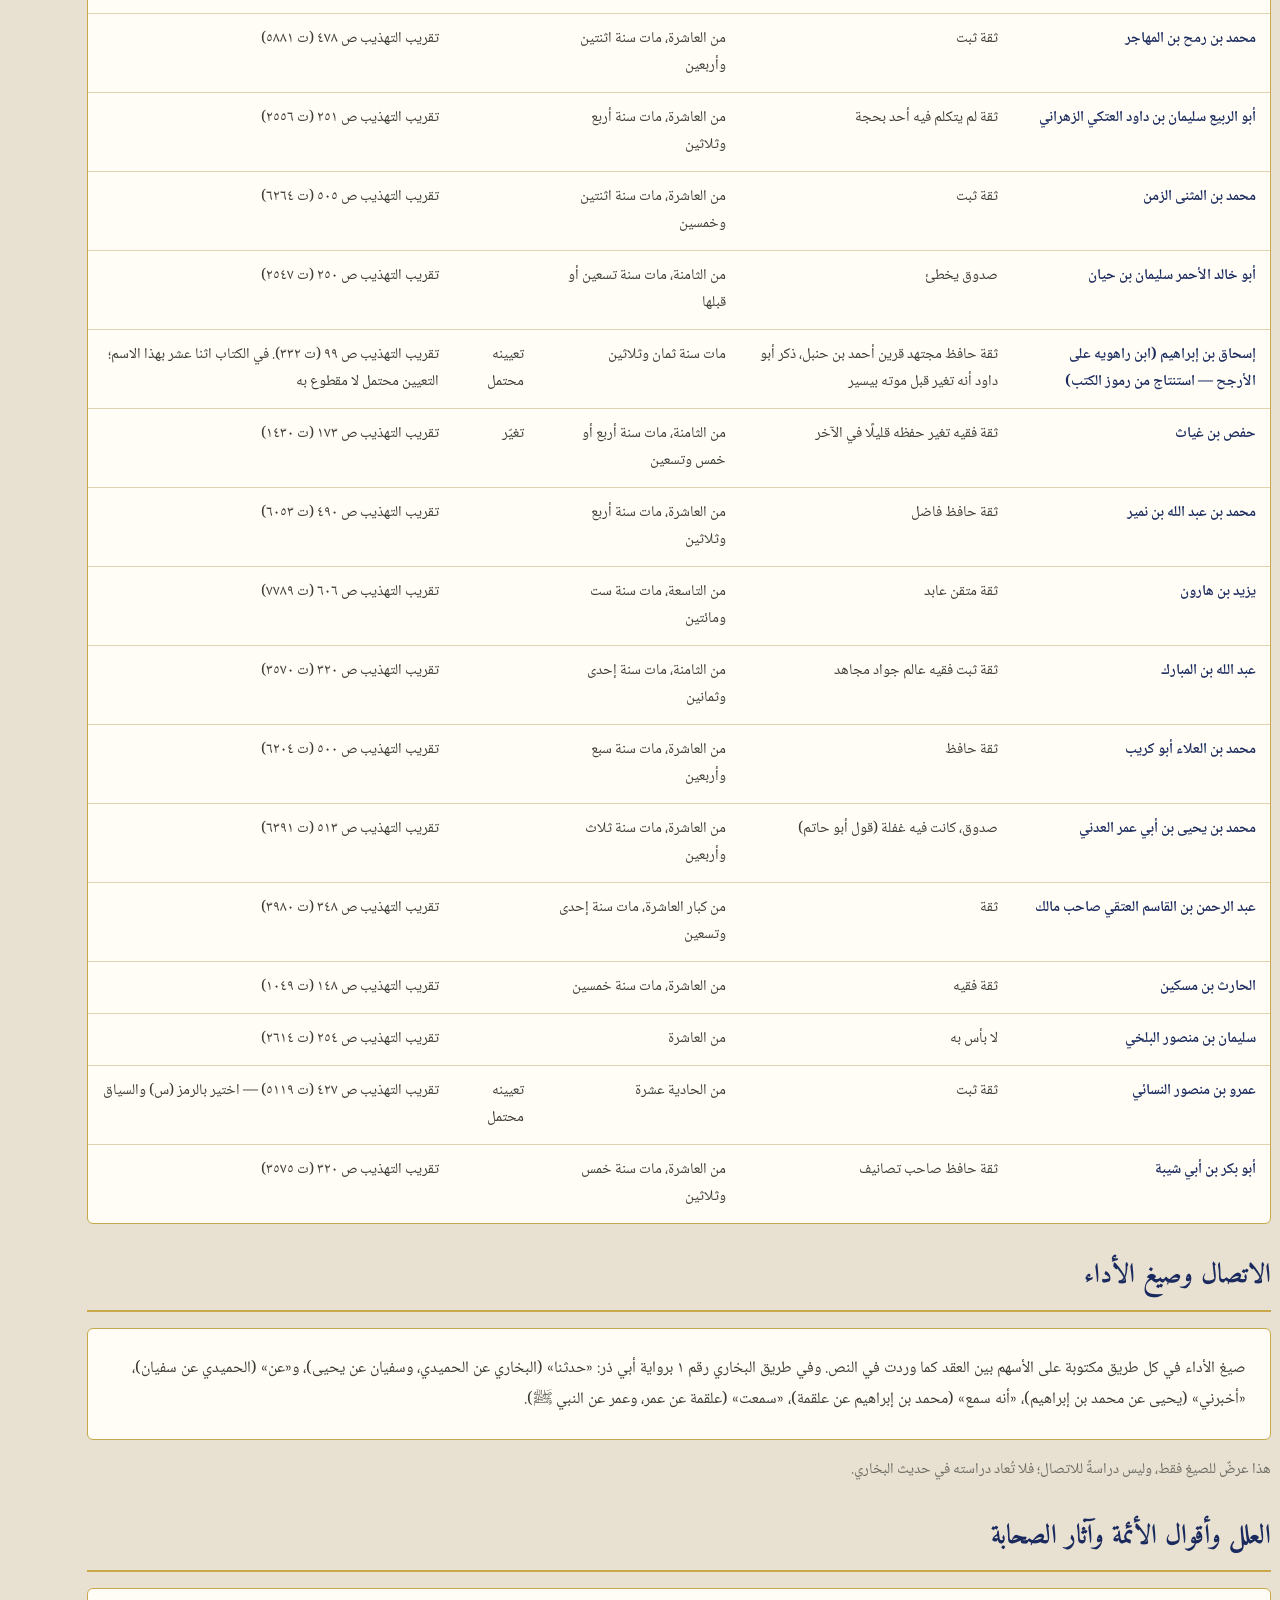
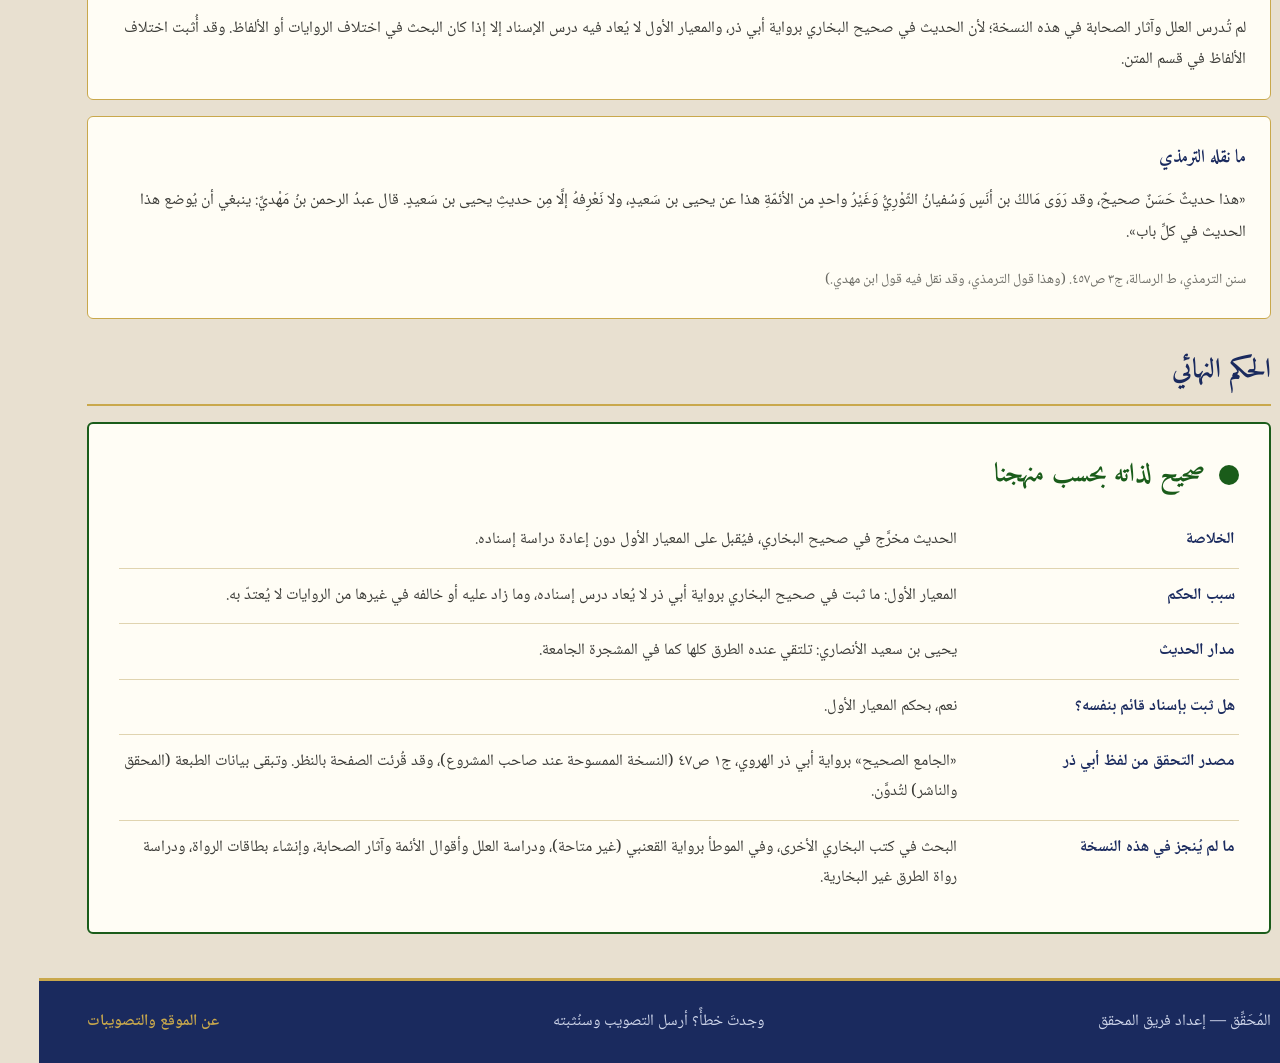
<file: abhath/innama-al-amal/index.html>
<!doctype html>
<html lang="ar" dir="rtl">
<head>
<meta charset="utf-8">
<meta name="viewport" content="width=device-width, initial-scale=1">
<title>المُحَقِّق — «إنما الأعمال بالنيات»</title>
<meta name="description" content="تحقيق حديث «إنما الأعمال بالنيات»: التخريج، ودرجته في سلّم المصادر، ومشجرة كل طريق، والمشجرة الجامعة، والحكم عليه بحسب منهج المحقق.">
<link rel="preconnect" href="https://fonts.googleapis.com">
<link rel="preconnect" href="https://fonts.gstatic.com" crossorigin>
<link rel="stylesheet" href="https://fonts.googleapis.com/css2?family=Amiri:wght@400;700&family=Noto+Naskh+Arabic:wght@400;500;600;700&display=swap">
<link rel="stylesheet" href="../../assets/css/site.css">
<link rel="stylesheet" href="../../assets/css/pages.css">
</head>
<body data-base="../../" data-active="abhath" data-footer="وجدتَ خطأً؟ أرسل التصويب وسنُثبته">

<div class="subnav dark" id="top" aria-label="أقسام البحث">
  <div class="container">
    <a class="pill on" href="#s1">المتن</a>
    <a class="pill" href="#s2">التخريج</a>
    <a class="pill" href="#s3">مشجرات الطرق والكتب</a>
    <a class="pill" href="#s3b">المشجرة الجامعة</a>
    <a class="pill" href="#s3c">الألفاظ</a>
    <a class="pill" href="#s4">الرواة</a>
    <a class="pill" href="#s5">الاتصال</a>
    <a class="pill" href="#s6">العلل وأقوال الأئمة</a>
    <a class="pill" href="#s9">الحكم النهائي</a>
    <a class="to-top" href="#top">↑ إلى الأعلى</a>
  </div>
</div>

<main>
<div class="container page">

  <div class="crumbs"><a href="../">الأبحاث</a><span class="sep">/</span><span>إنما الأعمال بالنيات</span></div>

  <div class="research-top">
    <div>
      <div class="meta-pills">
        <span class="solid">حديث مرفوع</span>
        <span>الدرجة الأولى — في البخاري</span>
      </div>
      <h1 style="font-size:36px">«إنما الأعمال بالنيات»</h1>
    </div>
    <div class="research-tools" style="display:flex;gap:10px;padding-top:6px">
      <button type="button" class="btn-plain" data-print>حفظ PDF</button>
      <button type="button" class="btn-plain" data-copy-link>نسخ الرابط</button>
    </div>
  </div>

  <!-- 1) المتن -->
  <section class="sec" id="s1">
    <h2>المتن</h2>
    <div class="box"><p class="matn">عن عمر بن الخطاب رضي الله عنه، قال: سمعت رسول الله ﷺ يقول: «إِنَّمَا الْأَعْمَالُ بِالنِّيَّاتِ، وَإِنَّمَا لِكُلِّ امْرِئٍ مَا نَوَى، فَمَنْ كَانَتْ هِجْرَتُهُ إِلَى دُنْيَا يُصِيبُهَا، أَوْ إِلَى امْرَأَةٍ يَنْكِحُهَا، فَهِجْرَتُهُ إِلَى مَا هَاجَرَ إِلَيْهِ».</p></div>
    <div class="src-line">صحيح البخاري برواية أبي ذر، كتاب بدء الوحي، حديث رقم ١، ج١ ص٤٧ (نسخة صاحب المشروع). وفي الطبعة السلطانية كما في الشاملة: ج١ ص٦.</div>
    <div class="hl"><strong>ما اختلف في السند بين نسخة أبي ذر والسلطانية (كما في الشاملة):</strong> في نسخة أبي ذر «حَدَّثَنَا الْحُمَيْدِيُّ عَنْ سُفْيَانَ، قَالَ: حَدَّثَنَا يَحْيَى بْنُ سَعِيدٍ الْأَنْصَارِيُّ» بلا «عبد الله بن الزبير»، وفي نص السلطانية في الشاملة «حَدَّثَنَا الْحُمَيْدِيُّ عَبْدُ اللهِ بْنُ الزُّبَيْرِ، قَالَ: حَدَّثَنَا سُفْيَانُ». والمعتمد عندنا نسخة أبي ذر، فرُسمت المشجرة عليها. وهذا في الإسناد لا في المتن.</div>
    <div class="hl dashed"><strong>مصدر التحقق من لفظ أبي ذر:</strong> قُورن المتن بنسخة «الجامع الصحيح» برواية أبي ذر الهروي عن الكشميهني والمستملي والسرخسي عن الفربري، ج١ ص٤٧ (كما في النسخة الممسوحة عند صاحب المشروع)، فتطابق لفظ المتن. ويُنبَّه على أن هذه القراءة تمّت بالنظر إلى صورة الصفحة، وأن بيانات الطبعة (المحقق والناشر) لم تُدوَّن بعد.</div>
    <div class="hl"><strong>اختلاف الألفاظ بين مواضع البخاري (كما في النص المنقول):</strong> في الموضع الأول «بِالنِّيَّاتِ» بالجمع، وفي المواضع الأخرى «بِالنِّيَّةِ» بالإفراد. ولم يرد في الموضع الأول «فمن كانت هجرته إلى الله ورسوله فهجرته إلى الله ورسوله»، وهو وارد في المواضع الأخرى.</div>
  </section>

  <!-- 2) التخريج -->
  <section class="sec" id="s2">
    <h2>التخريج ودرجة الحديث في سلّم المصادر</h2>
    <div style="display:flex;flex-direction:column;gap:8px">
      <div class="takhrij-row hit"><span class="src">البخاري (السلطانية)</span><span class="res">ستة مواضع: رقم ١ (ج١ ص٦)، ٥٤ (ج١ ص٢٠)، ٢٥٢٩ (ج٣ ص١٤٥)، ٣٨٩٨ (ج٥ ص٥٦)، ٦٦٨٩ (ج٨ ص١٤٠)، ٦٩٥٣ (ج٩ ص٢٢). وذُكر أيضًا في ترجمتَي باب (ج٧ ص٤٥، وج٩ ص١٩).</span></div>
      <div class="takhrij-row"><span class="src">الموطأ</span><span class="res none">لم يظهر في البحث في روايتَي يحيى وأبي مصعب الموجودتين في المكتبة. ورواية القعنبي لا يمكن التحقق منها (تنتهي مخطوطتاها عند الحج). وقد أخرجه مسلم (١٩٠٧) من طريق «عبد الله بن مسلمة بن قعنب» عن مالك، وأخرجه البخاري (٥٤) عن «عبد الله بن مسلمة» عن مالك.</span></div>
      <div class="takhrij-row"><span class="src">صحيح مسلم</span><span class="res">رقم ١٩٠٧ (باب قوله ﷺ «إنما الأعمال بالنية»)، ط التركية، ج٦ ص٤٨، بتسعة أسانيد.</span></div>
      <div class="takhrij-row"><span class="src">سنن أبي داود</span><span class="res">رقم ٢٢٠١، ت محيي الدين عبد الحميد، ج٢ ص٢٦٢.</span></div>
      <div class="takhrij-row"><span class="src">جامع الترمذي</span><span class="res">ط الرسالة، ج٣ ص٤٥٦–٤٥٧.</span></div>
      <div class="takhrij-row"><span class="src">سنن النسائي</span><span class="res">رقم ٧٥ (ج١ ص٥٨)، و٣٤٣٧ (ج٦ ص١٥٨)، و٣٧٩٤ (ج٧ ص١٣)، ط المصرية.</span></div>
      <div class="takhrij-row"><span class="src">سنن ابن ماجه</span><span class="res">رقم ٤٢٢٧، ت عبد الباقي، ج٢ ص١٤١٣.</span></div>
      <div class="takhrij-row"><span class="src">مسند أحمد</span><span class="res">رقم ١٦٨، ط الرسالة، ج١ ص٣٠٣.</span></div>
    </div>
    <div class="hl"><strong>درجته في جدول الانفراد:</strong> الدرجة ١ — في البخاري برواية أبي ذر (تحقّقنا من لفظه في نسخة رواية أبي ذر، ج١ ص٤٧). ولم يُبحث في كتب البخاري الأخرى (التاريخ الكبير والأوسط والضعفاء الصغير والكنى) في هذه النسخة.</div>
  </section>

  <!-- 3) مشجرات الطرق -->
  <section class="sec" id="s3">
    <h2>مشجرة كل طريق، ثم المشجرة الكبيرة لكل كتاب</h2>
    <div class="hl dashed"><strong>تنبيه:</strong> الحكم في هذا البحث مبنيٌّ على طريق البخاري وحده (المعيار الأول). أما مشجرات الطرق الأخرى فهي <strong>للاطلاع لا للحكم</strong>. وتحت اسم كل راوٍ <strong>حكمه في «تقريب التهذيب» للعلم لا للدراسة</strong> (ما هو إلا نقل لعبارة ابن حجر، وليس حكمًا بحسب منهجنا). وأسماء الرواة كما وردت في نص كل كتاب. اضغط على اسم الكتاب ثم على الطريق لتراه.</div>
    <div data-isnad-paths></div>
  </section>

  <!-- 3ب) المشجرة الجامعة -->
  <section class="sec" id="s3b">
    <h2>المشجرة الجامعة: كل الكتب وكل الطرق</h2>
    <div class="tree-caption"><b>المدار: يحيى بن سعيد الأنصاري</b><span>(للاطلاع، لا للحكم — وأحكام الرواة للعلم لا للدراسة)</span></div>
    <p>تلتقي الطرق كلها عند يحيى بن سعيد الأنصاري، ثم تتفرع عنه. وقد قال الترمذي: «وقد رَوَى مالكُ بن أنسٍ وسفيانُ الثوريُّ وغيرُ واحدٍ من الأئمة هذا عن يحيى بن سعيد، ولا نعرفه إلا من حديث يحيى بن سعيد» (ط الرسالة، ج٣ ص٤٥٧).</p>
    <div class="tree-scroll"><div data-isnad-merged></div></div>
    <div class="small-note">وُلِّدت هذه المشجرة من الطرق أعلاه بدمج العقد المتطابقة الاسم كما وردت في النص. ولم تُدمج الأسماء المختلفة الصورة (مثل «الليث» و«الليث بن سعد»، و«عبد الوهاب» و«عبد الوهاب الثقفي») لأن النص لم يصرّح بأنها لشخص واحد. وفي مسلم (١٩٠٧) الأسانيد بعد يحيى «بإسناد مالك ومعنى حديثه». وفي حديث النسائي رقم ٧٥ ورد «عن حماد» دون بيان شيخه في النص، فلم يُرسم.</div>
    <div class="box thick" style="border-color:var(--green)">
      <div class="b-title" style="color:var(--green)">الحكم على طريق البخاري: صحيح لذاته بحسب منهجنا</div>
      <p>لأنه مخرَّج في صحيح البخاري، فلا يُعاد درس إسناده على المعيار الأول.</p>
    </div>
  </section>

  <!-- 3ج) ألفاظ الطرق -->
  <section class="sec" id="s3c">
    <h2>ألفاظ الطرق: الزيادات والنقص</h2>
    <div class="hl"><strong>المرجع:</strong> لفظ البخاري رقم ١ برواية أبي ذر: «إنما الأعمال بالنيات، وإنما لكل امرئ ما نوى، فمن كانت هجرته إلى دنيا يصيبها، أو إلى امرأة ينكحها، فهجرته إلى ما هاجر إليه». <strong>وليس فيه قسم «فمن كانت هجرته إلى الله ورسوله فهجرته إلى الله ورسوله»</strong>، وهو موجود في كل المواضع الأخرى التي سيق فيها اللفظ كاملًا. والمتون منقولة حرفيًّا من الشاملة، وكذلك نصّ كل مصنِّف على ما لم يسق لفظه.</div>
    <div data-isnad-wording></div>
  </section>

  <!-- 4) الرواة -->
  <section class="sec" id="s4">
    <h2>الرواة</h2>
    <div class="hl"><strong>تنبيه:</strong> هذا الجدول <strong>للعلم لا للدراسة</strong>: عبارة ابن حجر في «تقريب التهذيب» نقلًا، دون دراسة الإسناد بحسب منهجنا، لأن الحديث في صحيح البخاري والمعيار الأول لا يُعاد فيه درس الإسناد. الرواة المتشابهة أسماؤهم مُعلَّمون «تعيينه محتمل»، والتعيين للمراجعة. ومن لم يرد حكمه بعد كُتب فيه «لم يُدرج حكمه بعد».</div>
    <div data-isnad-narrators></div>
  </section>

  <!-- 5) الاتصال -->
  <section class="sec" id="s5">
    <h2>الاتصال وصيغ الأداء</h2>
    <div class="box"><p>صيغ الأداء في كل طريق مكتوبة على الأسهم بين العقد كما وردت في النص. وفي طريق البخاري رقم ١ برواية أبي ذر: «حدثنا» (البخاري عن الحميدي، وسفيان عن يحيى)، و«عن» (الحميدي عن سفيان)، «أخبرني» (يحيى عن محمد بن إبراهيم)، «أنه سمع» (محمد بن إبراهيم عن علقمة)، «سمعت» (علقمة عن عمر، وعمر عن النبي ﷺ).</p></div>
    <div class="small-note">هذا عرضٌ للصيغ فقط، وليس دراسةً للاتصال؛ فلا تُعاد دراسته في حديث البخاري.</div>
  </section>

  <!-- 6) العلل وأقوال الأئمة وآثار الصحابة -->
  <section class="sec" id="s6">
    <h2>العلل وأقوال الأئمة وآثار الصحابة</h2>
    <div class="box"><p>لم تُدرس العلل وآثار الصحابة في هذه النسخة؛ لأن الحديث في صحيح البخاري برواية أبي ذر، والمعيار الأول لا يُعاد فيه درس الإسناد إلا إذا كان البحث في اختلاف الروايات أو الألفاظ. وقد أُثبت اختلاف الألفاظ في قسم المتن.</p></div>
    <div class="box">
      <div class="b-title" style="font-size:18px">ما نقله الترمذي</div>
      <p class="quote">«هذا حديثٌ حَسَنٌ صحيحٌ، وقد رَوَى مَالكُ بن أنَسٍ وَسُفيانُ الثّوْرِيُّ وَغَيْرُ واحدٍ من الأئمّةِ هذا عن يحيى بن سَعيدٍ، ولا نَعْرِفهُ إلَّا مِن حديثِ يحيى بن سَعيدٍ. قال عبدُ الرحمن بنُ مَهْديِّ: ينبغي أن يُوضع هذا الحديث في كلِّ باب».</p>
      <div class="src-line">سنن الترمذي، ط الرسالة، ج٣ ص٤٥٧. (وهذا قول الترمذي، وقد نقل فيه قول ابن مهدي.)</div>
    </div>
  </section>

  <!-- 9) الحكم النهائي -->
  <section class="sec" id="s9">
    <h2>الحكم النهائي</h2>
    <div class="final-card green">
      <div class="final-verdict"><span class="dot"></span><span>صحيح لذاته بحسب منهجنا</span></div>
      <div class="dl">
        <div class="dl-row"><strong>الخلاصة</strong><span>الحديث مخرَّج في صحيح البخاري، فيُقبل على المعيار الأول دون إعادة دراسة إسناده.</span></div>
        <div class="dl-row"><strong>سبب الحكم</strong><span>المعيار الأول: ما ثبت في صحيح البخاري برواية أبي ذر لا يُعاد درس إسناده، وما زاد عليه أو خالفه في غيرها من الروايات لا يُعتدّ به.</span></div>
        <div class="dl-row"><strong>مدار الحديث</strong><span>يحيى بن سعيد الأنصاري: تلتقي عنده الطرق كلها كما في المشجرة الجامعة.</span></div>
        <div class="dl-row"><strong>هل ثبت بإسناد قائم بنفسه؟</strong><span>نعم، بحكم المعيار الأول.</span></div>
        <div class="dl-row"><strong>مصدر التحقق من لفظ أبي ذر</strong><span>«الجامع الصحيح» برواية أبي ذر الهروي، ج١ ص٤٧ (النسخة الممسوحة عند صاحب المشروع)، وقد قُرئت الصفحة بالنظر. وتبقى بيانات الطبعة (المحقق والناشر) لتُدوَّن.</span></div>
        <div class="dl-row"><strong>ما لم يُنجز في هذه النسخة</strong><span>البحث في كتب البخاري الأخرى، وفي الموطأ برواية القعنبي (غير متاحة)، ودراسة العلل وأقوال الأئمة وآثار الصحابة، وإنشاء بطاقات الرواة، ودراسة رواة الطرق غير البخارية.</span></div>
      </div>
    </div>
  </section>

</div>
</main>

<script src="../../assets/data/innama-al-amal.js"></script>
<script src="../../assets/js/site.js"></script>
<script src="../../assets/js/isnad.js"></script>
</body>
</html>
</file>
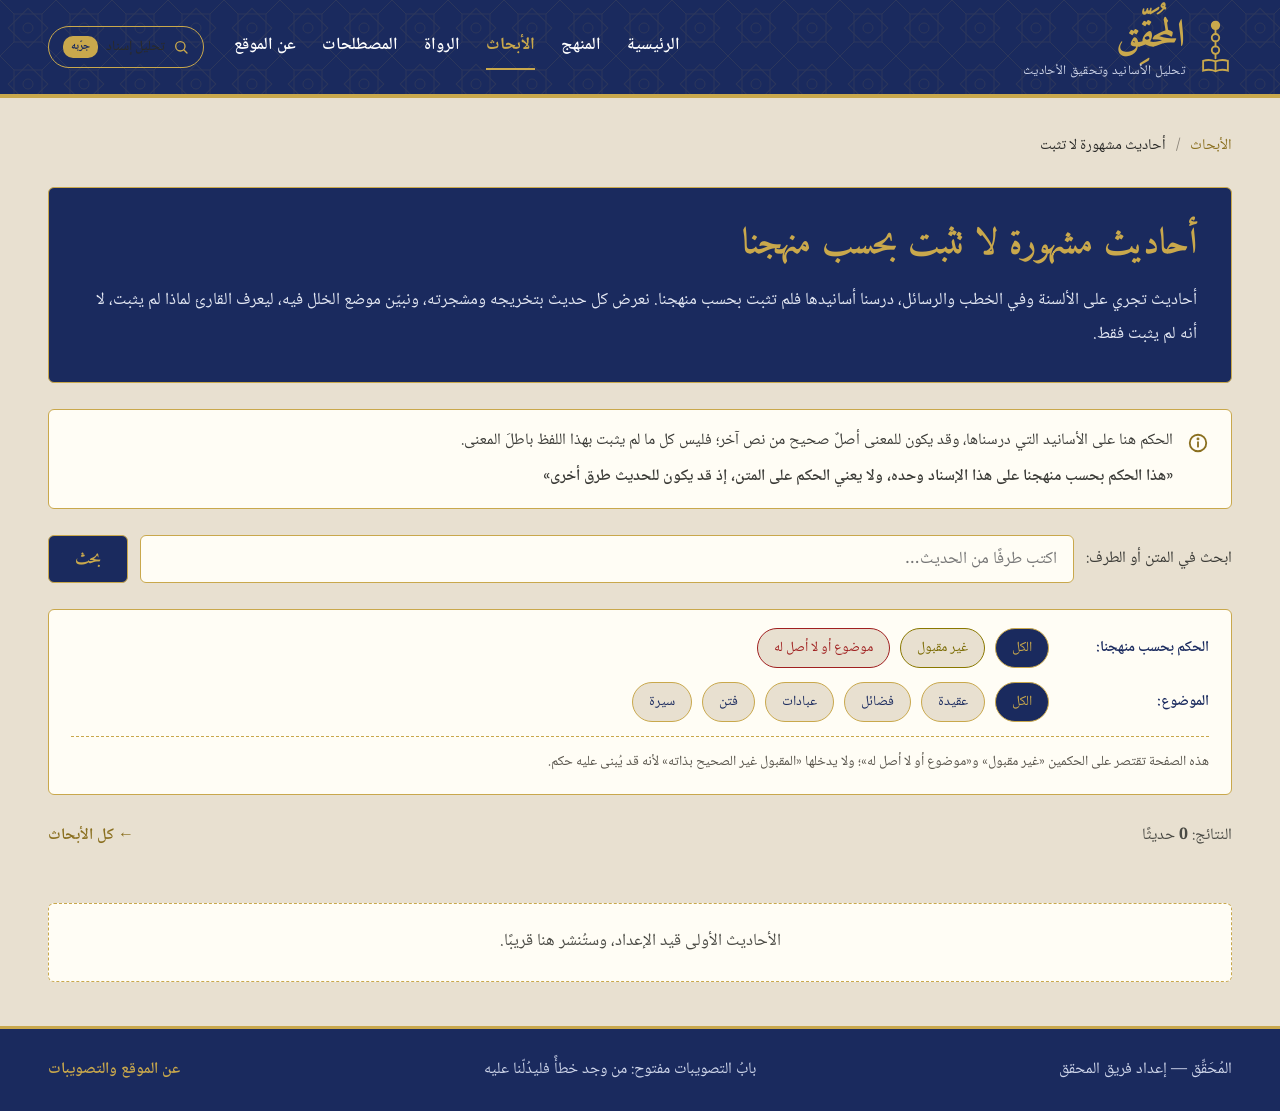
<file: abhath/mashhura/index.html>
<!doctype html>
<html lang="ar" dir="rtl">
<head>
<meta charset="utf-8">
<meta name="viewport" content="width=device-width, initial-scale=1">
<title>المُحَقِّق — أحاديث مشهورة لا تثبت</title>
<meta name="description" content="أحاديث تجري على الألسنة ولم تثبت بحسب منهج المحقق، مع بيان موضع الخلل في كل حديث.">
<link rel="preconnect" href="https://fonts.googleapis.com">
<link rel="preconnect" href="https://fonts.gstatic.com" crossorigin>
<link rel="stylesheet" href="https://fonts.googleapis.com/css2?family=Amiri:wght@400;700&family=Noto+Naskh+Arabic:wght@400;500;600;700&display=swap">
<link rel="stylesheet" href="../../assets/css/site.css">
<link rel="stylesheet" href="../../assets/css/pages.css">
</head>
<body data-base="../../" data-active="abhath">

<main>
<div class="container page" data-filter-scope>

  <div class="crumbs"><a href="../">الأبحاث</a><span class="sep">/</span><span>أحاديث مشهورة لا تثبت</span></div>

  <div class="hero-panel">
    <h1>أحاديث مشهورة لا تثبت بحسب منهجنا</h1>
    <p>أحاديث تجري على الألسنة وفي الخطب والرسائل، درسنا أسانيدها فلم تثبت بحسب منهجنا. نعرض كل حديث بتخريجه ومشجرته، ونبيّن موضع الخلل فيه، ليعرف القارئ لماذا لم يثبت، لا أنه لم يثبت فقط.</p>
  </div>

  <div class="info-box">
    <svg aria-hidden="true" width="22" height="22" viewBox="0 0 24 24" fill="none" stroke="#8a6f1f" stroke-width="2" stroke-linecap="round"><circle cx="12" cy="12" r="9"/><line x1="12" y1="11" x2="12" y2="16"/><circle cx="12" cy="7.5" r="0.6" fill="#8a6f1f"/></svg>
    <div>
      <p>الحكم هنا على الأسانيد التي درسناها، وقد يكون للمعنى أصلٌ صحيح من نص آخر؛ فليس كل ما لم يثبت بهذا اللفظ باطلَ المعنى.</p>
      <p class="mandatory">«هذا الحكم بحسب منهجنا على هذا الإسناد وحده، ولا يعني الحكم على المتن، إذ قد يكون للحديث طرق أخرى»</p>
    </div>
  </div>

  <form class="searchbar" role="search" onsubmit="return false">
    <label for="qm">ابحث في المتن أو الطرف:</label>
    <input id="qm" type="search" data-search placeholder="اكتب طرفًا من الحديث…" autocomplete="off">
    <button type="submit" class="btn-solid">بحث</button>
  </form>

  <div class="filterbox">
    <div class="filter-row" data-filter-group="verdict">
      <span class="filter-label">الحكم بحسب منهجنا:</span>
      <button type="button" class="chip on" data-value="" aria-pressed="true">الكل</button>
      <button type="button" class="chip c-yellow" data-value="yellow">غير مقبول</button>
      <button type="button" class="chip c-red" data-value="red">موضوع أو لا أصل له</button>
    </div>
    <div class="filter-row" data-filter-group="topic">
      <span class="filter-label">الموضوع:</span>
      <button type="button" class="chip on" data-value="" aria-pressed="true">الكل</button>
      <button type="button" class="chip" data-value="aqida">عقيدة</button>
      <button type="button" class="chip" data-value="fadail">فضائل</button>
      <button type="button" class="chip" data-value="ibadat">عبادات</button>
      <button type="button" class="chip" data-value="fitan">فتن</button>
      <button type="button" class="chip" data-value="sira">سيرة</button>
    </div>
    <div class="filter-note">هذه الصفحة تقتصر على الحكمين «غير مقبول» و«موضوع أو لا أصل له»؛ ولا يدخلها «المقبول غير الصحيح بذاته» لأنه قد يُبنى عليه حكم.</div>
  </div>

  <div class="result-bar">
    <span>النتائج: <b data-count>1</b> حديثًا</span>
    <a href="../">← كل الأبحاث</a>
  </div>

  <div class="list">
    <!-- لإضافة حديث: انسخ البطاقة، وغيّر data-verdict (yellow أو red فقط) والنص وسطر «موضع الخلل» -->
    <a class="row-card v-yellow placeholder" href="../misal/" data-item data-verdict="yellow" data-topic="">
      <span class="dot"></span>
      <div class="r-main">
        <div class="r-title">حديث بِشْر الغَنَوي <span class="demo-badge">مثال للعرض</span></div>
        <div class="r-sub">مداره على عُبَيد بن بِشر</div>
        <div class="r-flaw"><strong>موضع الخلل:</strong> مداره على عُبَيد بن بِشر، وهو مجهول الحال</div>
      </div>
      <div class="r-side"><span class="r-verdict">غير مقبول بحسب منهجنا</span><span class="tier">انفرد به غيرهم</span></div>
    </a>
  </div>

  <div class="soon-msg" data-soon hidden>الأحاديث الأولى قيد الإعداد، وستُنشر هنا قريبًا.</div>
  <div class="empty-msg" data-empty hidden>لا توجد أحاديث مطابقة. جرّب تخفيف التصفية أو تغيير كلمة البحث.</div>

</div>
</main>

<script src="../../assets/js/site.js"></script>
</body>
</html>
</file>
<file: assets/css/site.css>
/* المُحَقِّق — التصميم المشترك لكل الصفحات
   الألوان مأخوذة من CLAUDE.md (القسم: الهوية البصرية) */

:root {
  --bg: #e8e0d0;
  --panel: #fffdf5;
  --navy: #1a2a5e;
  --gold: #c9a84c;
  --gold-dark: #8a6f1f;
  --text: #2a2a28;
  --text-soft: #3a3a36;
  --text-muted: #4a4a44;
  --note: #6b6b64;
  --pale: #cfd6ea;

  --green: #1a5c1a;
  --yellow: #b8a000;
  --yellow-dark: #7a6a00;
  --red: #c94040;
  --red-dark: #a02020;
  --grey-dark: #57534a;
  --grey-line: #8a8378;

  --font-body: 'Noto Naskh Arabic', serif;
  --font-head: 'Amiri', serif;
}

* { box-sizing: border-box; }

body {
  margin: 0;
  background: var(--bg);
  color: var(--text);
  font-family: var(--font-body);
  line-height: 1.9;
  display: flex;
  flex-direction: column;
  min-height: 100vh;
}

a { color: var(--navy); text-decoration: none; }
a:hover { color: var(--gold-dark); }

main { flex: 1; }

.container { max-width: 1280px; margin: 0 auto; padding-inline: 48px; }

/* ---------- الشريط العلوي ---------- */
.site-header { position: relative; background: var(--navy); overflow: hidden; }
.site-header .pattern { position: absolute; inset: 0; width: 100%; height: 100%; opacity: .10; pointer-events: none; }
.header-inner {
  position: relative; display: flex; align-items: center; justify-content: space-between;
  gap: 20px; padding-block: 16px; flex-wrap: wrap;
}
.brand { display: flex; align-items: center; gap: 14px; }
.brand-text { display: flex; flex-direction: column; gap: 6px; line-height: 1.1; }
.brand-name { font-family: var(--font-head); font-weight: 700; font-size: 38px; color: var(--gold); }
.brand-sub { font-size: 13px; color: var(--pale); letter-spacing: .3px; }

.header-tools { display: flex; align-items: center; gap: 30px; flex-wrap: wrap; }
.main-nav { display: flex; gap: 26px; font-size: 17px; flex-wrap: wrap; }
.main-nav a {
  color: #fff; font-weight: 600; padding: 6px 0; border-bottom: 2px solid transparent;
}
.main-nav a:hover { color: var(--gold); }
.main-nav a.active { color: var(--gold); font-weight: 700; border-bottom-color: var(--gold); }

a.tool-soon { text-decoration: none; color: inherit; }
.tool-soon {
  display: flex; align-items: center; gap: 8px; border: 1px solid var(--gold);
  border-radius: 22px; padding: 7px 14px; color: var(--pale); font-size: 14px;
}
.tool-soon .tag { background: var(--gold); color: var(--navy); font-size: 11px; font-weight: 700; border-radius: 10px; padding: 1px 8px; }

.header-rule { position: relative; height: 3px; background: var(--navy); border-top: 1px solid var(--gold); border-bottom: 3px solid var(--gold); }

/* ---------- التذييل ---------- */
.site-footer { background: var(--navy); border-top: 3px solid var(--gold); color: var(--pale); font-size: 16px; }
.footer-inner { display: flex; align-items: center; justify-content: space-between; gap: 16px; padding-block: 26px; flex-wrap: wrap; }
.site-footer a { color: var(--gold); font-weight: 600; }

/* ---------- المحتوى ---------- */
.hero { padding-block: 52px 30px; display: flex; flex-direction: column; gap: 18px; }
.hero h1 { margin: 0; font-family: var(--font-head); font-size: 46px; font-weight: 700; color: var(--navy); line-height: 1.4; }
.hero .lead { margin: 0; font-family: var(--font-head); font-size: 25px; line-height: 1.7; max-width: 980px; color: var(--gold-dark); }
.hero p { margin: 0; font-size: 19px; max-width: 900px; color: var(--text-soft); }
.hero-actions { display: flex; gap: 14px; margin-top: 8px; flex-wrap: wrap; }

.btn { padding: 14px 30px; border-radius: 6px; font-size: 18px; font-weight: 600; border: 1px solid var(--gold); display: inline-block; }
.btn-primary { background: var(--navy); color: var(--gold); }
.btn-primary:hover { color: #fff; }
.btn-light { background: var(--panel); color: var(--navy); }

.section { padding-block: 6px 34px; display: flex; flex-direction: column; gap: 18px; }
.section h2 { margin: 0; font-family: var(--font-head); font-weight: 700; font-size: 28px; color: var(--navy); }
.section > p { margin: 0; font-size: 18px; max-width: 980px; color: var(--text-soft); }
.section-head { display: flex; align-items: baseline; justify-content: space-between; gap: 12px; }
.section-head a { font-size: 16px; color: var(--gold-dark); }

.notice {
  background: var(--panel); border: 1px solid var(--gold); border-right: 6px solid var(--gold);
  border-radius: 6px; padding: 22px 26px;
}
.notice-title { font-family: var(--font-head); font-size: 19px; font-weight: 700; color: var(--navy); margin-bottom: 8px; }
.notice p { margin: 0; font-size: 17px; color: var(--text-soft); }

.grid { display: grid; gap: 20px; }
.grid-2 { grid-template-columns: repeat(2, minmax(0, 1fr)); }
.grid-3 { grid-template-columns: repeat(3, minmax(0, 1fr)); }
.grid-4 { grid-template-columns: repeat(4, minmax(0, 1fr)); gap: 16px; }

.card { background: var(--panel); border: 1px solid var(--gold); border-radius: 6px; padding: 24px; }
.card-title { font-family: var(--font-head); font-weight: 700; font-size: 21px; color: var(--navy); margin-bottom: 10px; }
.card p { margin: 0; font-size: 16px; color: var(--text-soft); }
.card.small { padding: 20px; }
.card.small .card-title { font-size: 20px; margin-bottom: 8px; }
.card.small p { font-size: 15px; line-height: 1.85; }

/* ملاحظة داخلية للمحرر — تُحذف قبل النشر */
.internal-note { margin-top: 12px; font-size: 14px; color: var(--note); }
.demo-badge {
  border: 1px dashed var(--gold-dark); color: var(--gold-dark); background: var(--panel);
  border-radius: 10px; padding: 1px 10px; font-size: 12px; font-weight: 600; white-space: nowrap;
}

/* سلّم المصادر */
.ladder { display: flex; flex-direction: column; gap: 10px; }
.rung {
  background: var(--panel); border: 1px solid var(--gold); border-radius: 6px;
  padding: 16px 22px; display: flex; align-items: center; gap: 18px; flex-wrap: wrap;
}
.rung .num { font-family: var(--font-head); font-weight: 700; font-size: 22px; color: var(--gold-dark); width: 34px; }
.rung .name { font-size: 19px; color: var(--navy); font-weight: 600; width: 360px; max-width: 100%; }
.rung .desc { font-size: 16px; color: var(--text-muted); }
.rung.top { background: var(--navy); }
.rung.top .num { color: var(--gold); }
.rung.top .name { color: #fff; }
.rung.top .desc { color: var(--pale); }

/* الأحكام الأربعة */
.verdict { background: var(--panel); border: 1px solid; border-radius: 6px; padding: 18px; }
.verdict .dot { width: 14px; height: 14px; border-radius: 50%; margin-bottom: 10px; }
.verdict .v-title { font-size: 18px; font-weight: 700; margin-bottom: 6px; }
.verdict .v-desc { font-size: 14px; line-height: 1.8; color: var(--text-muted); }
.verdict.green { border-color: var(--green); }
.verdict.green .dot { background: var(--green); }
.verdict.green .v-title { color: var(--green); }
.verdict.white { border-color: var(--grey-line); }
.verdict.white .dot { background: #fff; border: 2px solid var(--grey-line); }
.verdict.white .v-title { color: var(--grey-dark); }
.verdict.yellow { border-color: #8a7800; }
.verdict.yellow .dot { background: var(--yellow); }
.verdict.yellow .v-title { color: var(--yellow-dark); }
.verdict.red { border-color: var(--red-dark); }
.verdict.red .dot { background: var(--red); }
.verdict.red .v-title { color: var(--red-dark); }

/* بطاقة بحث */
.research-card { background: var(--panel); border: 1px solid var(--gold); border-radius: 6px; padding: 22px; display: flex; flex-direction: column; gap: 10px; }
.research-card .status { display: flex; align-items: center; gap: 8px; }
.research-card .status .dot { width: 11px; height: 11px; border-radius: 50%; }
.research-card .status .label { font-size: 14px; font-weight: 600; }
.research-card .status .demo-badge { margin-right: auto; }
.research-card .r-title { font-family: var(--font-head); font-weight: 700; font-size: 20px; color: var(--navy); line-height: 1.6; }
.research-card .r-sub { font-size: 15px; color: var(--text-muted); line-height: 1.8; }
.research-card.green .dot { background: var(--green); }
.research-card.green .label { color: var(--green); }
.research-card.yellow .dot { background: var(--yellow); }
.research-card.yellow .label { color: var(--yellow-dark); }

.banner {
  background: var(--navy); border: 1px solid var(--gold); border-radius: 6px; padding: 30px 34px;
  display: flex; align-items: center; justify-content: space-between; gap: 20px; flex-wrap: wrap;
}
.banner .b-title { font-family: var(--font-head); font-weight: 700; font-size: 27px; color: var(--gold); }
.banner .b-desc { font-size: 17px; color: var(--pale); }
.banner .b-go { font-size: 19px; color: var(--gold); font-weight: 600; }
.banner:hover .b-go { color: #fff; }

/* ---------- الهاتف ---------- */
@media (max-width: 900px) {
  .container { padding-inline: 20px; }
  .hero h1 { font-size: 32px; }
  .hero .lead { font-size: 21px; }
  .grid-2, .grid-3, .grid-4 { grid-template-columns: 1fr; }
  .header-tools { gap: 14px; width: 100%; }
  .main-nav { gap: 16px; font-size: 16px; }
  .brand-name { font-size: 32px; }
  .footer-inner { flex-direction: column; align-items: flex-start; }
  .rung .name { width: auto; flex: 1 1 200px; }
}

/* ---------- الطباعة / حفظ PDF ---------- */
@media print {
  body { background: #fff; }
  .site-header, .site-footer, .hero-actions, .tool-soon { display: none; }
  .card, .notice, .research-card, .verdict, .rung { break-inside: avoid; }
}
</file>
<file: assets/css/pages.css>
/* المُحَقِّق — مكوّنات الصفحات الداخلية (تُضاف إلى site.css) */

[hidden] { display: none !important; }

/* ---------- محتوى مؤقت (placeholder) ----------
   كل عنصر عليه class="placeholder" أو "internal-note" أو "demo-badge" مخفي عن الزوار.
   لإظهارها كلها أثناء العمل: أضف class="show-drafts" إلى وسم <body> في الصفحة.
   وعند الإطلاق الحقيقي: احذف العنصر المؤقت نفسه أو استبدله بالمحتوى الحقيقي. */
body:not(.show-drafts) .placeholder,
body:not(.show-drafts) .internal-note,
body:not(.show-drafts) .demo-badge { display: none !important; }
.quote { font-size: 16px; line-height: 2; color: var(--text); }
.inference { font-size: 15px; line-height: 1.9; color: var(--text-soft); background: var(--bg); border-radius: 4px; padding: 8px 12px; margin-top: 10px !important; }
.inference strong { color: var(--gold-dark); }
.src-line { margin-top: 10px; font-size: 14px; line-height: 1.85; color: var(--note); }
.soon-msg { background: var(--panel); border: 1px dashed var(--gold); border-radius: 6px; padding: 22px; text-align: center; color: var(--text-muted); font-size: 17px; }
body.show-drafts .soon-msg { display: none; }

/* منع تجاوز حقول الإدخال لعرض الهاتف */
input, select, textarea { max-width: 100%; min-width: 0; }
.searchbar input[type=search], .searchbar input[type=text] { min-width: 0; width: 100%; }
.form .f-field { min-width: 0; }
.form input, .form select, .form textarea { width: 100%; }

/* ---------- الشريط الفرعي (أزرار الأقسام داخل الصفحة) ---------- */
.subnav {
  position: sticky; top: 0; z-index: 5;
  background: var(--panel); border-bottom: 1px solid var(--gold);
}
.subnav .container { display: flex; gap: 10px; flex-wrap: wrap; align-items: center; padding-block: 12px; }
.pill {
  background: var(--bg); color: var(--navy); border: 1px solid var(--gold);
  border-radius: 22px; padding: 8px 18px; font-size: 15px; display: inline-block; line-height: 1.7;
}
.pill:hover { color: var(--navy); background: #f1ead9; }
.pill.on { background: var(--navy); color: var(--gold); font-weight: 600; }
.subnav .to-top { margin-inline-start: auto; font-size: 14px; color: var(--gold-dark); }

.subnav.dark { background: var(--navy); border-bottom: 1px solid var(--gold); border-top: 1px solid var(--gold); }
.subnav.dark .pill { background: #2b3c76; color: #fff; border-color: #2b3c76; font-size: 14px; padding: 6px 15px; }
.subnav.dark .pill:hover { background: #3a4d8e; color: #fff; }
.subnav.dark .pill.on { background: var(--gold); color: var(--navy); font-weight: 600; }
.subnav.dark .to-top { color: var(--gold); }

/* ---------- هيكل الصفحة ---------- */
.page { padding-block: 34px 44px; display: flex; flex-direction: column; gap: 26px; }
.page h1 { margin: 0; font-family: var(--font-head); font-weight: 700; font-size: 40px; color: var(--navy); line-height: 1.5; }
.page .intro { margin: 0; font-size: 18px; color: var(--text-soft); max-width: 980px; }
.crumbs { display: flex; align-items: center; gap: 10px; font-size: 15px; }
.crumbs a { color: var(--gold-dark); }
.crumbs .sep { color: var(--grey-line); }

.sec { display: flex; flex-direction: column; gap: 16px; scroll-margin-top: 70px; }
.sec > h2 {
  margin: 0; font-family: var(--font-head); font-weight: 700; font-size: 27px; color: var(--navy);
  border-bottom: 2px solid var(--gold); padding-bottom: 8px;
}
.sec > h3, .sub-h { margin: 6px 0 0; font-family: var(--font-head); font-weight: 700; font-size: 21px; color: var(--navy); }
.sec > p { margin: 0; font-size: 17px; line-height: 1.95; color: var(--text-soft); }

.box { background: var(--panel); border: 1px solid var(--gold); border-radius: 6px; padding: 24px; display: flex; flex-direction: column; gap: 10px; }
.box p { margin: 0; font-size: 16px; line-height: 1.95; color: var(--text-soft); }
.box .b-title { font-family: var(--font-head); font-weight: 700; font-size: 22px; color: var(--navy); }
.box.small { padding: 20px; }
.box.small .b-title { font-size: 19px; }
.box.small p { font-size: 15px; line-height: 1.9; }
.box.dashed { border-style: dashed; }
.box.thick { border-width: 2px; }
.box.gold-border { border: 2px solid var(--gold-dark); }
.box.kufi { border-color: #6a3aaa; }
.box.grey { border: 2px solid var(--grey-line); }
.box.grey .b-title { color: var(--grey-dark); }
.box.grey.dashed { border-style: dashed; }
.hl { background: var(--bg); border-radius: 4px; padding: 14px 18px; font-size: 16px; line-height: 1.95; color: var(--text-soft); }
.hl.dashed { border: 1px dashed var(--gold-dark); border-radius: 6px; }
.rule-text { font-size: 16px; line-height: 2; color: var(--text-soft); }
.rule-text strong, .box p strong, .hl strong { color: var(--navy); }
.good { color: var(--green); font-weight: 600; }
.muted { color: var(--note); }
.small-note { font-size: 15px; line-height: 1.9; color: var(--note); }

.banner-navy {
  background: var(--navy); border: 1px solid var(--gold); border-radius: 6px; padding: 18px 24px;
  font-family: var(--font-head); font-weight: 700; font-size: 26px; color: var(--gold); text-align: center;
}
.statement { background: var(--navy); border: 1px solid var(--gold); border-radius: 6px; padding: 20px 26px; }
.statement p { margin: 0; font-size: 17px; line-height: 1.9; color: #fff; text-align: center; }

.mandatory { font-weight: 600; color: var(--navy); }

.info-box { background: var(--panel); border: 1px solid var(--gold); border-radius: 6px; padding: 16px 22px; display: flex; gap: 14px; align-items: flex-start; }
.info-box svg { flex-shrink: 0; margin-top: 6px; }
.info-box p { margin: 0 0 6px; font-size: 16px; line-height: 1.9; color: var(--text-soft); }
.info-box p:last-child { margin: 0; }

/* ---------- الجداول ---------- */
.table-wrap { overflow-x: auto; border: 1px solid var(--gold); border-radius: 6px; background: var(--panel); }
table.tbl { width: 100%; border-collapse: collapse; }
.tbl th { background: var(--navy); color: var(--gold); font-size: 15px; text-align: right; padding: 12px 14px; white-space: nowrap; }
.tbl td { padding: 12px 14px; border-bottom: 1px solid #e0d4b0; font-size: 15px; line-height: 1.8; color: var(--text-soft); vertical-align: top; }
.tbl tr:last-child td { border-bottom: 0; }
.tbl .c { text-align: center; }
.tbl .idx { font-family: var(--font-head); font-weight: 700; font-size: 20px; color: var(--gold-dark); text-align: center; }
.tbl .sym { font-family: var(--font-head); font-weight: 700; font-size: 22px; color: var(--navy); text-align: center; }
.tbl .strong { font-weight: 600; color: var(--navy); }
.tbl .ex { color: var(--grey-dark); }

.badge { border-radius: 12px; padding: 2px 10px; font-size: 13px; font-weight: 600; white-space: nowrap; border: 1px solid; display: inline-block; }
.badge.yes { background: #e6f2e6; color: var(--green); border-color: #4a9e4a; }
.badge.check { background: #fbf6dc; color: var(--yellow-dark); border-color: var(--yellow); }
.badge.no { background: #fbe9e9; color: var(--red-dark); border-color: var(--red); }

/* ---------- المنهج: الأحكام والدرجات ---------- */
.verdict-row { background: var(--panel); border: 1px solid; border-radius: 6px; padding: 18px 22px; display: flex; align-items: center; gap: 18px; flex-wrap: wrap; }
.verdict-row .dot { width: 18px; height: 18px; border-radius: 50%; flex-shrink: 0; }
.verdict-row .v-name { font-size: 18px; font-weight: 700; width: 360px; max-width: 100%; }
.verdict-row .v-desc { font-size: 15px; line-height: 1.8; color: var(--text-soft); flex: 1 1 260px; }
.verdict-row.green { border-color: var(--green); } .verdict-row.green .dot { background: var(--green); } .verdict-row.green .v-name { color: var(--green); }
.verdict-row.white { border-color: var(--grey-line); } .verdict-row.white .dot { background: #fff; border: 2px solid var(--grey-line); } .verdict-row.white .v-name { color: var(--grey-dark); }
.verdict-row.yellow { border-color: #8a7800; } .verdict-row.yellow .dot { background: var(--yellow); } .verdict-row.yellow .v-name { color: var(--yellow-dark); }
.verdict-row.red { border-color: var(--red-dark); } .verdict-row.red .dot { background: var(--red); } .verdict-row.red .v-name { color: var(--red-dark); }

.numbered { display: flex; flex-direction: column; gap: 0; }

/* ---------- المصطلحات ---------- */
.term { background: var(--panel); border: 1px solid var(--gold); border-radius: 6px; padding: 18px 20px; display: flex; flex-direction: column; gap: 8px; }
.term .t-name { font-family: var(--font-head); font-weight: 700; font-size: 21px; color: var(--navy); }
.term .t-def { font-size: 15px; line-height: 1.85; color: var(--text-soft); }
.term .t-ex { background: var(--bg); border-radius: 4px; padding: 8px 12px; font-size: 14px; line-height: 1.8; color: var(--grey-dark); }
.term .t-ex strong { color: var(--gold-dark); }
.term .t-rule { font-size: 14px; line-height: 1.8; color: var(--navy); border-right: 3px solid var(--gold); padding-right: 10px; }

.legend { background: var(--panel); border: 1px solid var(--gold); border-radius: 6px; padding: 8px 22px; }
.legend-title { font-family: var(--font-head); font-weight: 700; font-size: 20px; color: var(--navy); padding: 10px 4px 4px; }
.legend-row { display: flex; align-items: flex-start; gap: 14px; padding: 12px 4px; border-bottom: 1px solid #e0d4b0; flex-wrap: wrap; }
.legend-row:last-child { border-bottom: 0; }
.swatch { width: 26px; height: 26px; border-radius: 4px; border: 2px solid; flex-shrink: 0; margin-top: 2px; display: inline-block; }
.legend-row .l-name { width: 260px; max-width: 100%; font-size: 16px; font-weight: 600; color: var(--navy); }
.legend-row .l-desc { font-size: 15px; line-height: 1.8; color: var(--text-soft); flex: 1 1 240px; }
.dot-lg { display: inline-block; width: 18px; height: 18px; border-radius: 50%; flex-shrink: 0; }
.chip-badge { border-radius: 12px; padding: 3px 12px; font-size: 14px; font-weight: 600; white-space: nowrap; display: inline-block; border: 1px solid; }

/* ---------- البحث والتصفية ---------- */
.searchbar { display: flex; gap: 12px; align-items: center; flex-wrap: wrap; }
.searchbar label { font-size: 16px; color: var(--text-soft); }
.searchbar input[type=search], .searchbar input[type=text] {
  flex: 1 1 260px; height: 48px; background: var(--panel); border: 1px solid var(--gold); border-radius: 6px;
  padding: 0 16px; font-family: var(--font-body); font-size: 17px; color: var(--text);
}
.searchbar input:focus, .form input:focus, .form select:focus, .form textarea:focus { outline: 2px solid var(--gold-dark); outline-offset: 1px; }
.btn-solid {
  height: 48px; background: var(--navy); color: var(--gold); border: 1px solid var(--gold); border-radius: 6px;
  padding: 0 26px; font-family: var(--font-head); font-weight: 700; font-size: 17px; cursor: pointer;
}
.btn-solid:hover { color: #fff; }
.btn-plain {
  background: var(--panel); color: var(--navy); border: 1px solid var(--gold); border-radius: 6px;
  padding: 10px 20px; font-family: var(--font-body); font-size: 15px; cursor: pointer;
}
.btn-plain:hover { background: #f1ead9; }

.filterbox { background: var(--panel); border: 1px solid var(--gold); border-radius: 6px; padding: 18px 22px; display: flex; flex-direction: column; gap: 14px; }
.filter-row { display: flex; align-items: center; gap: 10px; flex-wrap: wrap; }
.filter-label { font-size: 15px; font-weight: 600; color: var(--navy); width: 150px; }
.chip {
  background: var(--bg); color: var(--navy); border: 1px solid var(--gold); border-radius: 20px;
  padding: 7px 16px; font-family: var(--font-body); font-size: 14px; cursor: pointer;
}
.chip:hover { background: #f1ead9; }
.chip.on { background: var(--navy); color: var(--gold); }
.chip.c-green { color: var(--green); border-color: var(--green); }
.chip.c-grey { color: var(--grey-dark); border-color: var(--grey-line); }
.chip.c-yellow { color: var(--yellow-dark); border-color: #8a7800; }
.chip.c-red { color: var(--red-dark); border-color: var(--red-dark); }
.chip.on.c-green, .chip.on.c-grey, .chip.on.c-yellow, .chip.on.c-red { background: var(--navy); color: var(--gold); }
.filter-note { font-size: 14px; color: var(--grey-dark); border-top: 1px dashed var(--gold); padding-top: 12px; }
.result-bar { display: flex; align-items: baseline; justify-content: space-between; gap: 12px; flex-wrap: wrap; font-size: 16px; color: var(--text-muted); }
.result-bar a { color: var(--gold-dark); font-weight: 600; }
.empty-msg { background: var(--panel); border: 1px dashed var(--gold); border-radius: 6px; padding: 22px; text-align: center; color: var(--note); }

.letters { display: flex; gap: 6px; flex-wrap: wrap; align-items: center; }
.letters .label { font-size: 15px; font-weight: 600; color: var(--navy); margin-inline-end: 8px; }
.letters .chip { width: 34px; height: 34px; padding: 0; border-radius: 4px; background: var(--panel); }
.letters .chip.on { background: var(--navy); }

/* ---------- بطاقات الأبحاث (القائمة) ---------- */
.list { display: flex; flex-direction: column; gap: 14px; }
.row-card {
  background: var(--panel); border: 1px solid var(--gold); border-radius: 6px; padding: 22px 26px;
  display: flex; align-items: center; gap: 22px; flex-wrap: wrap;
}
.row-card:hover { border-color: var(--gold-dark); }
.row-card .dot { width: 16px; height: 16px; border-radius: 50%; flex-shrink: 0; }
.row-card .r-main { flex: 1 1 300px; display: flex; flex-direction: column; gap: 6px; }
.row-card .r-title { font-family: var(--font-head); font-weight: 700; font-size: 21px; color: var(--navy); display: flex; align-items: center; gap: 12px; flex-wrap: wrap; }
.row-card .r-sub { font-size: 16px; color: var(--text-muted); }
.row-card .r-flaw { font-size: 15px; color: var(--text-soft); }
.row-card .r-flaw strong { color: var(--gold-dark); }
.row-card .r-side { display: flex; flex-direction: column; gap: 6px; align-items: flex-end; width: 260px; max-width: 100%; }
.row-card .r-verdict { font-size: 14px; font-weight: 600; }
.tier { background: var(--bg); border: 1px solid var(--gold); border-radius: 14px; padding: 4px 12px; font-size: 13px; color: var(--text-soft); }
.v-green .dot { background: var(--green); } .v-green .r-verdict { color: var(--green); }
.v-white .dot { background: #fff; border: 3px solid var(--grey-line); } .v-white .r-verdict { color: var(--grey-dark); }
.v-yellow .dot { background: var(--yellow); } .v-yellow .r-verdict { color: var(--yellow-dark); }
.v-red .dot { background: var(--red); } .v-red .r-verdict { color: var(--red-dark); }

.hero-panel { background: var(--navy); border: 1px solid var(--gold); border-radius: 6px; padding: 30px 34px; display: flex; flex-direction: column; gap: 12px; }
.hero-panel h1 { color: var(--gold); font-size: 36px; }
.hero-panel p { margin: 0; font-size: 17px; line-height: 2; color: #e6eaf5; }

/* ---------- فهرس الرواة ---------- */
.rawi-head, .rawi-row {
  display: grid; grid-template-columns: 56px minmax(0, 1fr) 170px 200px 250px 90px; column-gap: 16px; align-items: center;
}
.rawi-head { background: var(--navy); border-radius: 6px; padding: 12px 22px; color: var(--gold); font-size: 14px; font-weight: 600; }
.rawi-row { background: var(--panel); border: 1px solid var(--gold); border-radius: 6px; padding: 16px 22px; }
.rawi-row:hover { border-color: var(--gold-dark); }
.rawi-row .r-name { font-family: var(--font-head); font-weight: 700; font-size: 20px; color: var(--navy); display: flex; align-items: center; gap: 10px; flex-wrap: wrap; }
.rawi-row .r-kunya { font-size: 14px; color: var(--text-muted); }
.rawi-row .r-tab { font-size: 14px; color: var(--text-soft); line-height: 1.7; }
.rawi-row .r-judg { font-size: 14px; font-weight: 600; line-height: 1.6; }
.rawi-row .r-judg small { display: block; font-weight: 400; color: #6a6a62; font-size: 13px; }
.rawi-row .r-cnt { font-size: 14px; color: var(--text-soft); text-align: center; }
.rawi-row .alerts { display: flex; gap: 6px; flex-wrap: wrap; font-size: 14px; color: #6a6a62; }
.mark { width: 40px; height: 26px; border-radius: 5px; border: 2px solid; display: block; overflow: hidden; }
.mark.split { display: flex; border: 0; border-radius: 0; }
.mark.split span { width: 20px; height: 26px; display: block; border: 2px solid; }
.mark.split span:first-child { border-left-width: 1px; border-radius: 0 5px 5px 0; background: #6a3aaa; border-color: #9b59b6; }
.mark.split span:last-child { border-right-width: 1px; border-radius: 5px 0 0 5px; background: #e07a20; border-color: #b05a10; }
.alert-tag { background: var(--panel); border: 1px solid; border-radius: 12px; padding: 2px 10px; font-size: 13px; font-weight: 600; }
.alert-kufi { color: #6a3aaa; border-color: #9b59b6; }
.alert-mudalis { color: #9a4f0a; border-color: #b05a10; }
.alert-mukhtalit { color: var(--grey-dark); border-color: var(--grey-line); }
.alert-weak { color: var(--red-dark); border-color: var(--red-dark); }
.j-thiqa { color: #2d7d2d; } .j-up { color: var(--yellow-dark); } .j-down { color: #9a4f0a; } .j-bad { color: var(--red-dark); } .j-unknown { color: var(--grey-dark); }

@media (max-width: 900px) {
  .rawi-head { display: none; }
  .rawi-row { grid-template-columns: 44px minmax(0, 1fr); row-gap: 8px; }
  .rawi-row > *:nth-child(n+3) { grid-column: 2; }
  .filter-label { width: 100%; }
}

/* ---------- بطاقة الراوي ---------- */
.tags { display: flex; gap: 10px; flex-wrap: wrap; }
.tag-pill { border-radius: 14px; padding: 5px 14px; font-size: 14px; border: 1px solid var(--gold); background: var(--panel); color: var(--text-soft); }
.tag-pill.solid-yellow { background: #8a7800; color: #fff; border-color: #8a7800; font-weight: 600; }
.tag-pill.solid-purple { background: #6a3aaa; color: #fff; border-color: #6a3aaa; }
.tag-pill.solid-navy { background: var(--navy); color: var(--gold); }
.identity { display: grid; grid-template-columns: repeat(2, minmax(0, 1fr)); gap: 14px; }
.identity div { font-size: 16px; line-height: 1.9; color: var(--text-soft); }
.identity strong { color: var(--navy); }
.sec.jarh > h2 { color: var(--red-dark); border-color: var(--red-dark); }
.sec.tadil > h2 { color: var(--green); border-color: var(--green); }
.critic-head { display: flex; align-items: center; gap: 12px; flex-wrap: wrap; }
.critic-name { font-size: 17px; font-weight: 700; color: var(--navy); }
.critic-tag { border-radius: 12px; padding: 3px 12px; font-size: 13px; border: 1px solid var(--gold-dark); background: var(--bg); color: var(--text-soft); }
.critic-tag.early { background: var(--navy); color: var(--gold); border-color: var(--navy); }
.critic-quote { font-size: 17px; line-height: 1.95; color: var(--text); }
.critic-src { font-size: 14px; color: #6b6b64; }
.unified { background: var(--bg); border: 1px solid var(--gold); border-radius: 6px; padding: 16px 20px; display: flex; flex-direction: column; gap: 10px; }
.unified .u-title { font-size: 15px; font-weight: 700; color: var(--navy); }
.u-list { display: flex; gap: 8px; flex-wrap: wrap; }
.u-list span { border-radius: 12px; padding: 3px 12px; font-size: 13px; border: 1px solid; }
.u1 { background: #4a9e4a; color: #fff; border-color: #4a9e4a; }
.u2 { background: #8a7800; color: #fff; border-color: #8a7800; }
.u3 { background: #c97020; color: #fff; border-color: #c97020; }
.u4 { background: #c94040; color: #fff; border-color: #c94040; }
.u5 { background: var(--panel); color: var(--grey-dark); border-color: var(--grey-line); }
.links-row { display: flex; gap: 12px; flex-wrap: wrap; }
.links-row a { background: var(--panel); border: 1px solid var(--gold); border-radius: 6px; padding: 16px 20px; flex: 1 1 260px; font-size: 16px; color: var(--navy); }
.links-row a:hover { border-color: var(--gold-dark); }

/* ---------- صفحة البحث ---------- */
.research-top { display: flex; align-items: flex-start; justify-content: space-between; gap: 24px; flex-wrap: wrap; }
.meta-pills { display: flex; gap: 10px; flex-wrap: wrap; margin-bottom: 10px; }
.meta-pills span { background: var(--panel); color: var(--text-soft); border: 1px solid var(--gold); border-radius: 14px; padding: 5px 14px; font-size: 13px; }
.meta-pills span.solid { background: var(--navy); color: var(--gold); }
.research-tools { display: flex; gap: 10px; }
.matn { font-size: 21px; line-height: 2.1; color: var(--text); }
.matn .focus { color: var(--red-dark); }
.takhrij-row { background: var(--panel); border: 1px solid var(--gold); border-radius: 6px; padding: 14px 20px; display: flex; gap: 18px; align-items: center; flex-wrap: wrap; }
.takhrij-row.hit { border-color: #8a7800; }
.takhrij-row .src { width: 200px; max-width: 100%; font-size: 16px; font-weight: 600; color: var(--navy); }
.takhrij-row .res { font-size: 16px; color: var(--text-soft); }
.takhrij-row .res.none { color: #6b6b64; }
.final-card { background: var(--panel); border: 2px solid; border-radius: 6px; padding: 26px 30px; display: flex; flex-direction: column; gap: 14px; }
.final-card.yellow { border-color: #8a7800; } .final-card.green { border-color: var(--green); } .final-card.red { border-color: var(--red-dark); } .final-card.white { border-color: var(--grey-line); }
.final-verdict { display: flex; align-items: center; gap: 14px; font-family: var(--font-head); font-weight: 700; font-size: 26px; }
.final-verdict .dot { width: 20px; height: 20px; border-radius: 50%; }
.final-card.yellow .dot { background: var(--yellow); } .final-card.yellow .final-verdict { color: var(--yellow-dark); }
.final-card.green .dot { background: var(--green); } .final-card.green .final-verdict { color: var(--green); }
.final-card.red .dot { background: var(--red); } .final-card.red .final-verdict { color: var(--red-dark); }
.final-card.white .dot { background: #fff; border: 3px solid var(--grey-line); } .final-card.white .final-verdict { color: var(--grey-dark); }
.dl { display: flex; flex-direction: column; }
.dl-row { display: grid; grid-template-columns: 260px minmax(0, 1fr); gap: 18px; padding: 12px 4px; border-bottom: 1px solid #e0d4b0; font-size: 16px; line-height: 1.9; color: var(--text-soft); }
.dl-row:last-child { border-bottom: 0; }
.dl-row strong { color: var(--navy); }
@media (max-width: 900px) { .dl-row { grid-template-columns: 1fr; gap: 2px; } }
.narrator-strip { display: flex; gap: 8px; flex-wrap: wrap; }
.narrator-strip a { background: var(--panel); border: 1px solid var(--gold); border-radius: 18px; padding: 7px 16px; font-size: 14px; }
.narrator-block { background: var(--panel); border: 1px solid var(--gold); border-radius: 6px; padding: 22px 26px; display: flex; flex-direction: column; gap: 10px; }
.narrator-block .nb-head { display: flex; align-items: center; gap: 12px; flex-wrap: wrap; }
.narrator-block .nb-name { font-family: var(--font-head); font-weight: 700; font-size: 20px; color: var(--navy); }
.pill-solid { border-radius: 12px; padding: 3px 12px; font-size: 13px; color: #fff; }
.pill-line { background: var(--bg); border: 1px solid var(--gold-dark); color: var(--text-soft); border-radius: 12px; padding: 3px 12px; font-size: 13px; }
.illa-strip { display: flex; gap: 8px; flex-wrap: wrap; }
.illa-strip span { background: var(--panel); border: 1px solid var(--gold); color: var(--text-soft); border-radius: 18px; padding: 6px 16px; font-size: 14px; }
.illa-strip span.hot { background: var(--red-dark); color: #fff; border-color: var(--red-dark); }

/* ---------- المشجرة ---------- */
.tree-tabs { display: flex; gap: 8px; flex-wrap: wrap; }
.tree-wrap { background: var(--panel); border: 1px solid var(--gold); border-radius: 6px; padding: 22px; display: grid; grid-template-columns: 270px minmax(0, 1fr); gap: 22px; align-items: start; }
.tree-wrap.wide { grid-template-columns: 250px minmax(0, 1fr) 250px; }
.tree-side { display: flex; flex-direction: column; gap: 9px; font-size: 14px; color: var(--text-soft); }
.tree-side .ts-title { background: var(--navy); color: var(--gold); border-radius: 4px; padding: 8px 12px; font-size: 14px; font-weight: 600; }
.key-row { display: flex; align-items: center; gap: 10px; font-size: 13px; }
.key-sw { width: 18px; height: 18px; border-radius: 3px; border: 2px solid; box-sizing: border-box; flex-shrink: 0; }
.key-sw.two { display: flex; border: 0; width: 18px; }
.key-sw.two span { width: 9px; height: 18px; display: block; }
.key-note { border-radius: 4px; padding: 8px 10px; font-size: 13px; line-height: 1.8; font-weight: 600; }
.key-note.orange { background: #fdf0e4; border: 1px solid #b05a10; color: #7a3e08; }
.key-note.purple { background: #f3ecfb; border: 1px solid #9b59b6; color: #4a2a80; }
.tree { display: flex; flex-direction: column; align-items: center; gap: 0; min-width: 0; }
.node { display: block; width: 260px; max-width: 100%; border: 2px solid; border-radius: 7px; overflow: hidden; text-align: center; }
.node .n-name { color: #fff; font-size: 15px; font-weight: 700; padding: 7px 10px; }
.node .n-sub { background: var(--panel); font-size: 12px; padding: 5px 8px; display: flex; flex-direction: column; gap: 3px; align-items: center; }
a.node:hover { filter: brightness(1.05); }
.node.prophet { border: 3px solid var(--gold); } .node.prophet .n-name { background: var(--green); }
.node.sahabi { border-color: #0a3a0a; } .node.sahabi .n-name { background: #1a5c1a; } .node.sahabi .n-sub { color: #1a5c1a; }
.node.thiqa { border-color: #2d7d2d; } .node.thiqa .n-name { background: #4a9e4a; } .node.thiqa .n-sub { color: #2d7d2d; }
.node.up { border-color: #8a7800; } .node.up .n-name { background: #b8a000; } .node.up .n-sub { color: #7a6a00; }
.node.down { border-color: #f0a030; } .node.down .n-name { background: #c97020; } .node.down .n-sub { color: #9a4f0a; }
.node.bad { border-color: #a02020; } .node.bad .n-name { background: #c94040; } .node.bad .n-sub { color: #a02020; }
.node.kufi { border-color: #9b59b6; } .node.kufi .n-name { background: #6a3aaa; } .node.kufi .n-sub { color: #6a3aaa; }
.node.mudalis { border-color: #b05a10; } .node.mudalis .n-name { background: #e07a20; } .node.mudalis .n-sub { color: #9a4f0a; }
/* مشجرات متعددة الطرق */
details.bk-group { background: var(--panel); border: 1px solid var(--gold); border-radius: 6px; padding: 0 16px; }
details.bk-group > summary { cursor: pointer; padding: 14px 4px; font-family: var(--font-head); font-weight: 700; font-size: 20px; color: var(--navy); }
details.bk-group > summary small { font-family: var(--font-body); font-weight: 400; font-size: 14px; color: var(--note); }
details.path-one { border-top: 1px solid #e0d4b0; }
details.path-one > summary { cursor: pointer; padding: 10px 4px; font-size: 15px; color: var(--text-soft); }
.path-body { padding: 8px 4px 18px; display: flex; flex-direction: column; align-items: center; gap: 10px; }
.tree-scroll { overflow-x: auto; background: var(--panel); border: 1px solid var(--gold); border-radius: 6px; padding: 22px 12px; }
.tree-scroll .tree { min-width: max-content; }
.tree-scroll .branches { flex-direction: row !important; }
.tree-scroll .branch { flex: 0 0 auto; min-width: 190px; padding-inline: 6px; }
.tree-scroll .branch::before, .tree-scroll .branch::after { display: block !important; }
.tree-scroll .branch { padding-top: 24px !important; }
.node.thiqa.madar, .node.exempt.madar, .node.madar { border: 3px solid var(--gold); }
.node.exempt { border-color: #8a8378; } .node.exempt .n-name { background: #57534a; } .node.exempt .n-sub { color: #57534a; }
.node.book { border: 3px solid var(--gold); } .node.book .n-name { background: var(--navy); } .node.book .n-sub { color: var(--navy); }
.node.madar { border: 3px solid var(--gold); }
.node.both { border-color: #b05a10; }
.node.both .n-heads { display: flex; color: #fff; font-size: 12px; font-weight: 700; }
.node.both .n-heads span { flex: 1; padding: 6px; }
.node.both .n-heads .h-k { background: #6a3aaa; } .node.both .n-heads .h-m { background: #e07a20; }
.node.both .n-body { background: var(--panel); color: var(--navy); padding: 6px 8px; display: flex; flex-direction: column; gap: 2px; }
.node.both .n-body b { font-size: 15px; } .node.both .n-body small { font-size: 12px; }
.badge-in { background: #fff; border: 1px solid; border-radius: 8px; padding: 0 8px; font-size: 11px; font-weight: 700; }
.badge-in.madar-b { color: var(--gold-dark); border-color: var(--gold-dark); }
.badge-in.kufi-b { color: #6a3aaa; border-color: #6a3aaa; }
.badge-in.mud-b { color: #9a4f0a; border-color: #9a4f0a; }
.edge { display: flex; flex-direction: column; align-items: center; }
.edge i { width: 1.5px; height: 10px; background: #888; display: block; }
.edge span { font-size: 11px; color: #555; line-height: 1.4; padding: 0 6px; }
.edge.cut span { color: var(--red-dark); font-weight: 600; }
.branches { display: flex; width: 100%; justify-content: center; align-items: flex-start; margin-top: 0; }
.branch { flex: 1 1 0; min-width: 0; display: flex; flex-direction: column; align-items: center; position: relative; padding-top: 24px; }
.branch::before { content: ''; position: absolute; top: 0; right: 0; left: 0; height: 12px; border-top: 1.5px solid #888; }
.branch:first-child::before { right: 50%; }
.branch:last-child::before { left: 50%; }
.branch:only-child::before { display: none; }
.branch::after { content: ''; position: absolute; top: 0; right: 50%; width: 1.5px; height: 24px; background: #888; }
.branch .node { width: 190px; }
.road-label { background: #2a4a8e; color: #fff; border: 1px solid var(--gold); border-radius: 5px; padding: 5px 8px; font-size: 11px; font-weight: 700; text-align: center; width: 190px; max-width: 100%; }
.trunk { width: 1.5px; height: 12px; background: #888; }
.tree-panels { display: grid; grid-template-columns: repeat(3, minmax(0, 1fr)); gap: 20px; margin-top: 20px; }
.panel-card { background: var(--panel); border: 1px solid var(--gold); border-radius: 6px; overflow: hidden; }
.panel-card .pc-head { background: var(--navy); color: var(--gold); font-weight: 700; font-size: 15px; padding: 9px 14px; }
.panel-card .pc-body { padding: 12px 14px; font-size: 14px; line-height: 1.9; color: var(--text-soft); display: flex; flex-direction: column; gap: 8px; }
.panel-card .pc-body p { margin: 0; }
.tree-caption { background: var(--navy); border: 2px solid var(--gold); border-radius: 6px; padding: 14px 22px; display: flex; align-items: center; justify-content: space-between; gap: 12px; flex-wrap: wrap; }
.tree-caption b { color: var(--gold); font-size: 20px; }
.tree-caption span { color: #fff; font-size: 15px; }
.tree-example { border: 1px dashed var(--gold-dark); color: var(--gold-dark); background: var(--panel); border-radius: 6px; padding: 6px 14px; font-size: 13px; font-weight: 600; align-self: flex-start; }

@media (max-width: 900px) {
  .tree-wrap, .tree-wrap.wide { grid-template-columns: 1fr; }
  .tree-panels { grid-template-columns: 1fr; }
  .branches { flex-direction: column; align-items: center; gap: 24px; }
  .branch::before, .branch::after { display: none; }
  .branch { padding-top: 0; }
  .identity { grid-template-columns: 1fr; }
}

/* ---------- عن الموقع والنموذج ---------- */
.about-box { background: var(--panel); border: 1px solid var(--gold); border-radius: 6px; padding: 26px 30px; display: flex; flex-direction: column; gap: 14px; scroll-margin-top: 20px; }
.about-box > h2 { margin: 0; font-family: var(--font-head); font-weight: 700; font-size: 28px; color: var(--navy); padding-bottom: 8px; border-bottom: 2px solid var(--gold); }
.about-box p, .about-box li { font-size: 17px; line-height: 2; color: var(--text); margin: 0; }
.about-box ul { margin: 0; padding-right: 22px; display: flex; flex-direction: column; gap: 4px; }
.about-box strong { color: var(--navy); }
.about-box.dark { background: var(--navy); border-color: var(--gold); }
.about-box.dark > h2 { color: var(--gold); border: 0; padding: 0; }
.about-box.dark p { color: #fff; font-size: 18px; }
.mail-box { display: flex; align-items: center; gap: 12px; background: var(--bg); border: 1px solid var(--gold); border-radius: 6px; padding: 14px 18px; flex-wrap: wrap; }
.mail-box b { font-size: 17px; color: var(--navy); }
.form { display: flex; flex-direction: column; gap: 14px; border-top: 1px dashed var(--gold); padding-top: 18px; }
.form h3 { margin: 0; font-family: var(--font-head); font-weight: 700; font-size: 22px; color: var(--navy); }
.form .f-grid { display: grid; grid-template-columns: repeat(2, minmax(0, 1fr)); gap: 16px; }
.form .f-field { display: flex; flex-direction: column; gap: 6px; }
.form label { font-size: 15px; font-weight: 600; color: var(--navy); }
.form input, .form select, .form textarea {
  background: #fff; border: 1px solid var(--gold); border-radius: 6px; padding: 0 14px; height: 46px;
  font-family: var(--font-body); font-size: 16px; color: var(--text);
}
.form textarea { height: auto; padding: 12px 14px; resize: vertical; }
.form .f-actions { display: flex; align-items: center; gap: 16px; flex-wrap: wrap; }
.form .f-actions .btn-solid { font-size: 18px; padding: 0 34px; }
.form .f-hint { font-size: 14px; color: var(--grey-dark); }
@media (max-width: 900px) { .form .f-grid { grid-template-columns: 1fr; } .about-box { padding: 20px; } }

.f-status { font-size: 16px; color: var(--navy); font-weight: 600; min-height: 1.5em; }
.form { position: relative; }

.log-table { border: 1px solid var(--gold); border-radius: 6px; overflow: hidden; overflow-x: auto; }
.log-row { display: grid; grid-template-columns: 140px minmax(0, 1fr) 200px minmax(0, 1.4fr); font-size: 15px; color: var(--text-soft); background: #fff; border-top: 1px solid var(--gold); min-width: 640px; }
.log-row:first-child { border-top: 0; }
.log-row.head { background: var(--navy); color: var(--gold); font-weight: 600; }
.log-row span { padding: 12px 16px; }

/* ---------- الطباعة ---------- */
@media print {
  .subnav, .research-tools, .tree-tabs, .searchbar, .filterbox { display: none !important; }
  .page { padding-block: 0; }
  .node .n-name, .node.both .n-heads span, .road-label, .banner-navy, .statement, .thead { -webkit-print-color-adjust: exact; print-color-adjust: exact; }
}

/* أزرار تكبير/تصغير المشجرات العريضة */
.zoom-bar { display: flex; flex-wrap: wrap; gap: 6px; align-items: center; margin: 6px 0; }
.zoom-bar button { font: inherit; font-size: 14px; padding: 5px 12px; border: 1px solid var(--gold); background: #fff; border-radius: 6px; cursor: pointer; }
.zoom-bar button:hover { background: var(--panel); }
.zoom-lab { font-size: 13px; color: #6b6248; margin-inline-start: 6px; }
@media print { .zoom-bar { display: none; } }
.tree-scroll.wide .branch { min-width: 120px; padding-inline: 3px; }
.tree-scroll.wide .branch .node { width: 116px; }
.tree-scroll.wide .node .n-name { font-size: 12px; padding: 5px 4px; }
.tree-scroll.wide .node .n-sub { font-size: 10px; padding: 3px 4px; }
.tree-scroll.wide .edge span { font-size: 10px; }
@media print {
  main, .sec, .path-body, details.bk-group, details.path-one { max-width: 100% !important; min-width: 0 !important; }
  .tree-scroll { overflow: hidden !important; max-width: 100% !important; }
  details.path-one, .node, .tree { break-inside: avoid; }
}
.matn-box { margin-top: 12px; padding: 10px 14px; border: 1px dashed var(--gold); border-radius: 6px; background: #fffdf5; font-size: 15px; }
.matn-box .quote { margin: 6px 0 10px; }
.diff-list { margin: 4px 0 0; padding-inline-start: 20px; }
.diff-list li { margin: 3px 0; line-height: 1.7; }
.badge-in.wd-b { background: #fff3d6; color: #7a4a00; border: 1px solid #d9b45a; }

/* أداة تحليل إسناد */
.tl-form textarea { width: 100%; font-family: inherit; font-size: 18px; line-height: 1.9; }
.tl-card { border: 1px solid var(--gold); border-radius: 8px; background: #fffdf5; padding: 16px 20px; margin-bottom: 16px; }
.tl-card.ok { border-color: #2d7d2d; }
.tl-card.no { border-color: #a02020; }
.tl-badge { display: inline-block; background: #2d7d2d; color: #fff; font-size: 13px; font-weight: 700; border-radius: 10px; padding: 2px 12px; }
.tl-badge.no { background: #a02020; }
.tl-verdict { font-weight: 700; color: var(--green, #1a5c1a); }
.tl-stats { display: flex; flex-wrap: wrap; gap: 10px; margin: 10px 0; }
.tl-stats div { flex: 1 1 130px; text-align: center; border: 1px solid var(--gold); border-radius: 6px; padding: 8px; background: #fff; }
.tl-stats b { display: block; font-size: 26px; color: var(--navy); }
.tl-notes { line-height: 1.9; padding-inline-start: 20px; }
</file>
